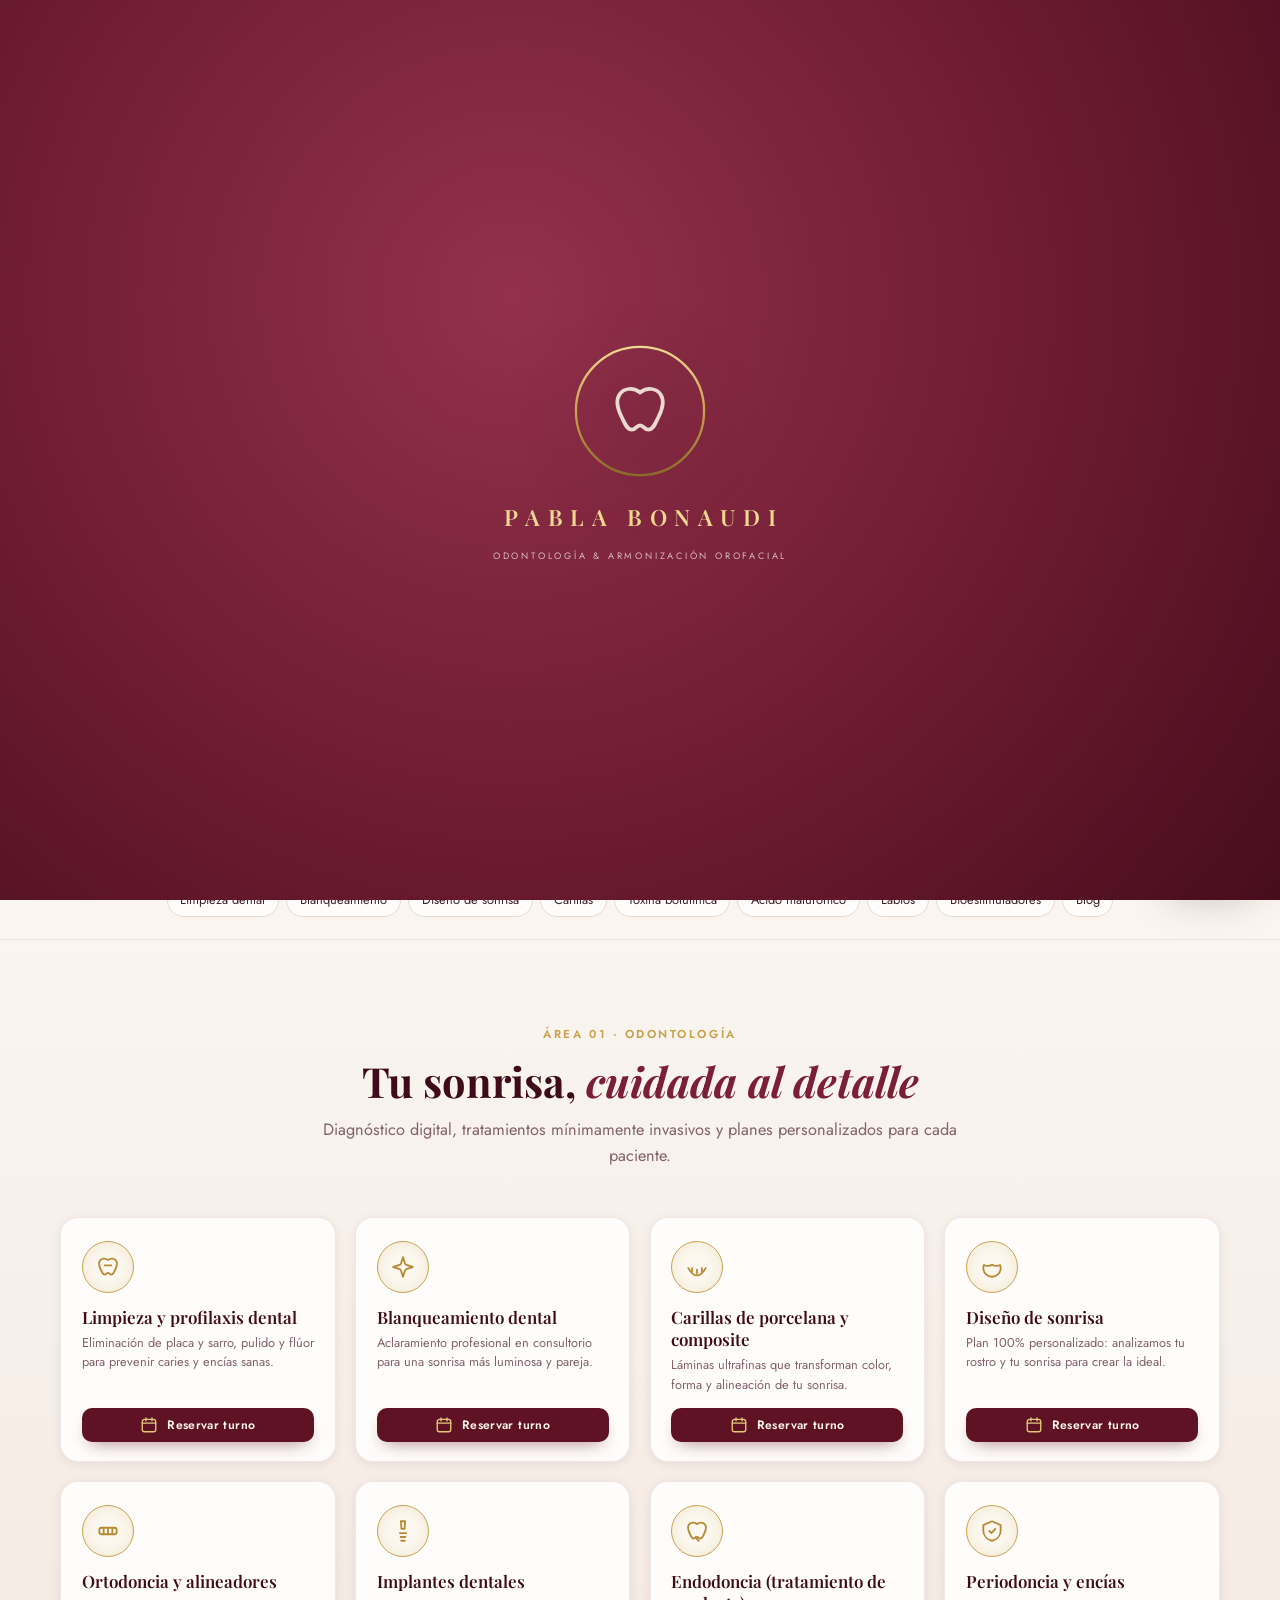
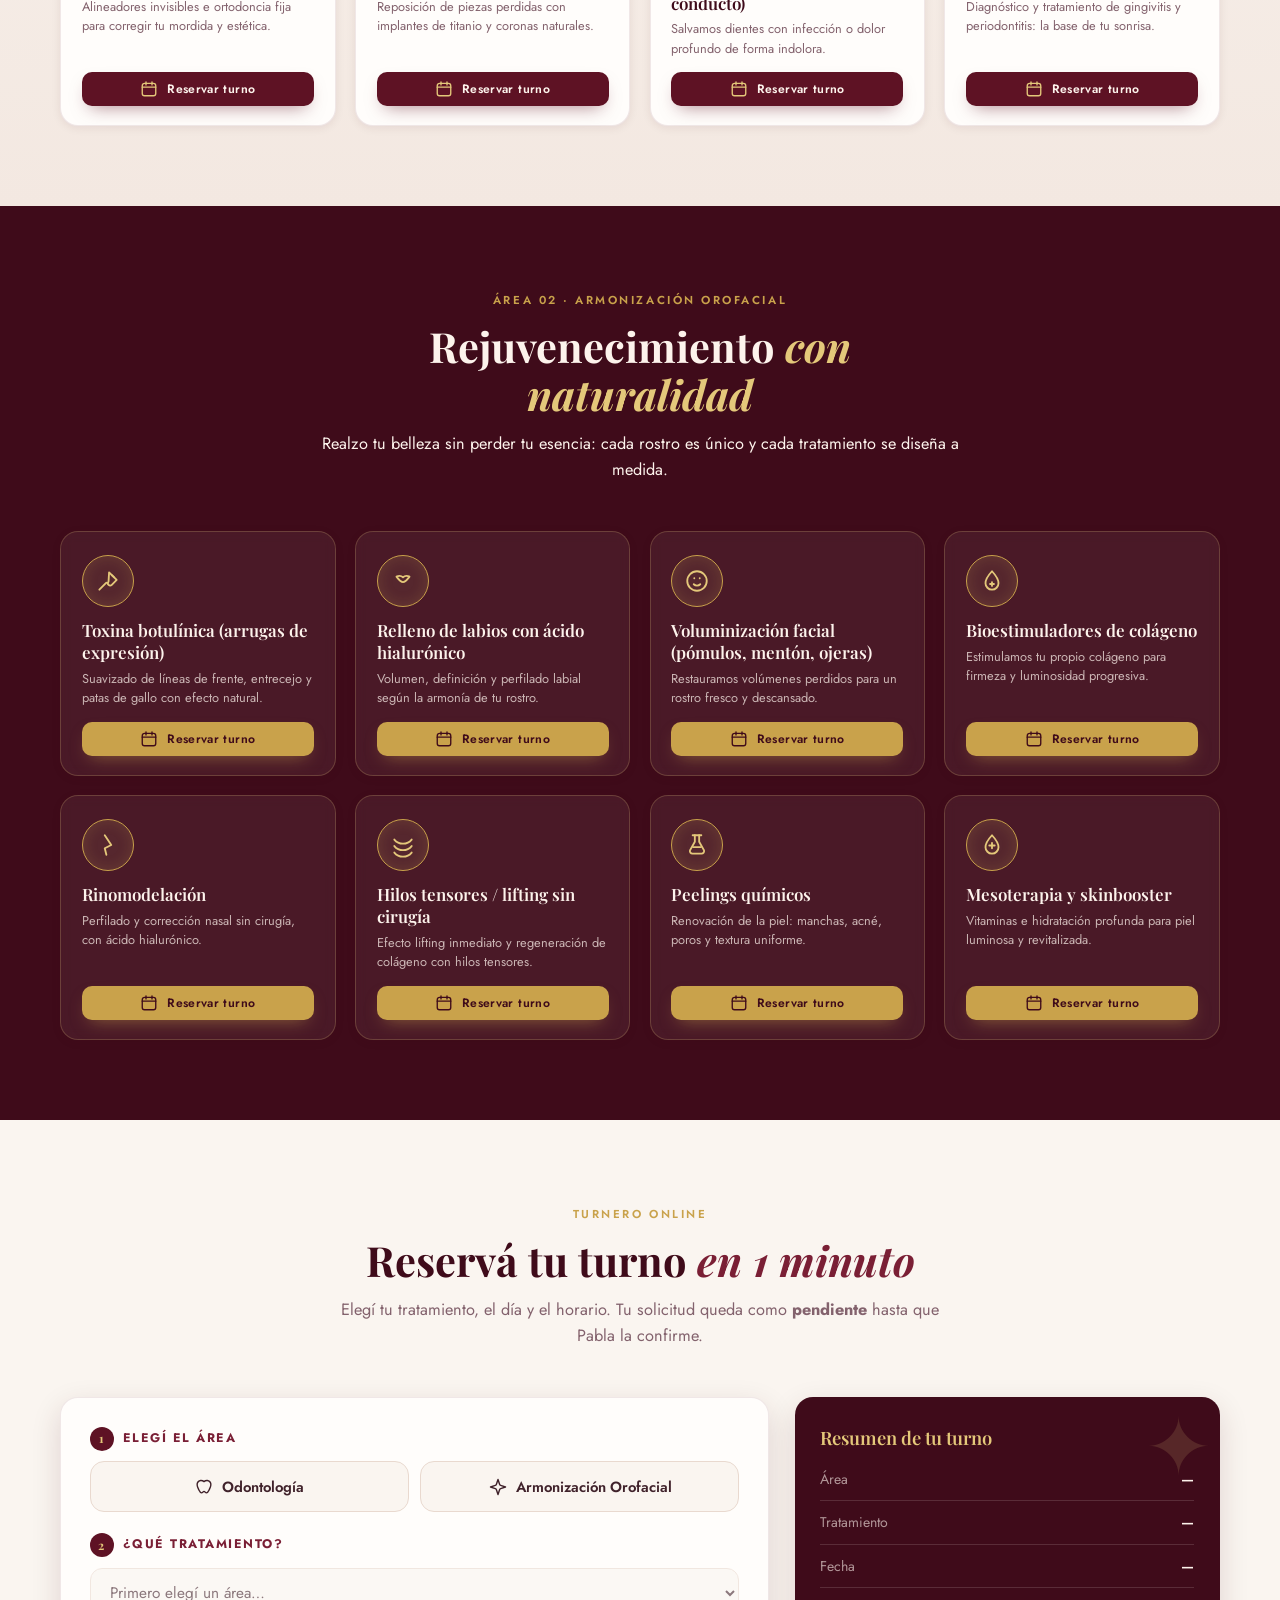
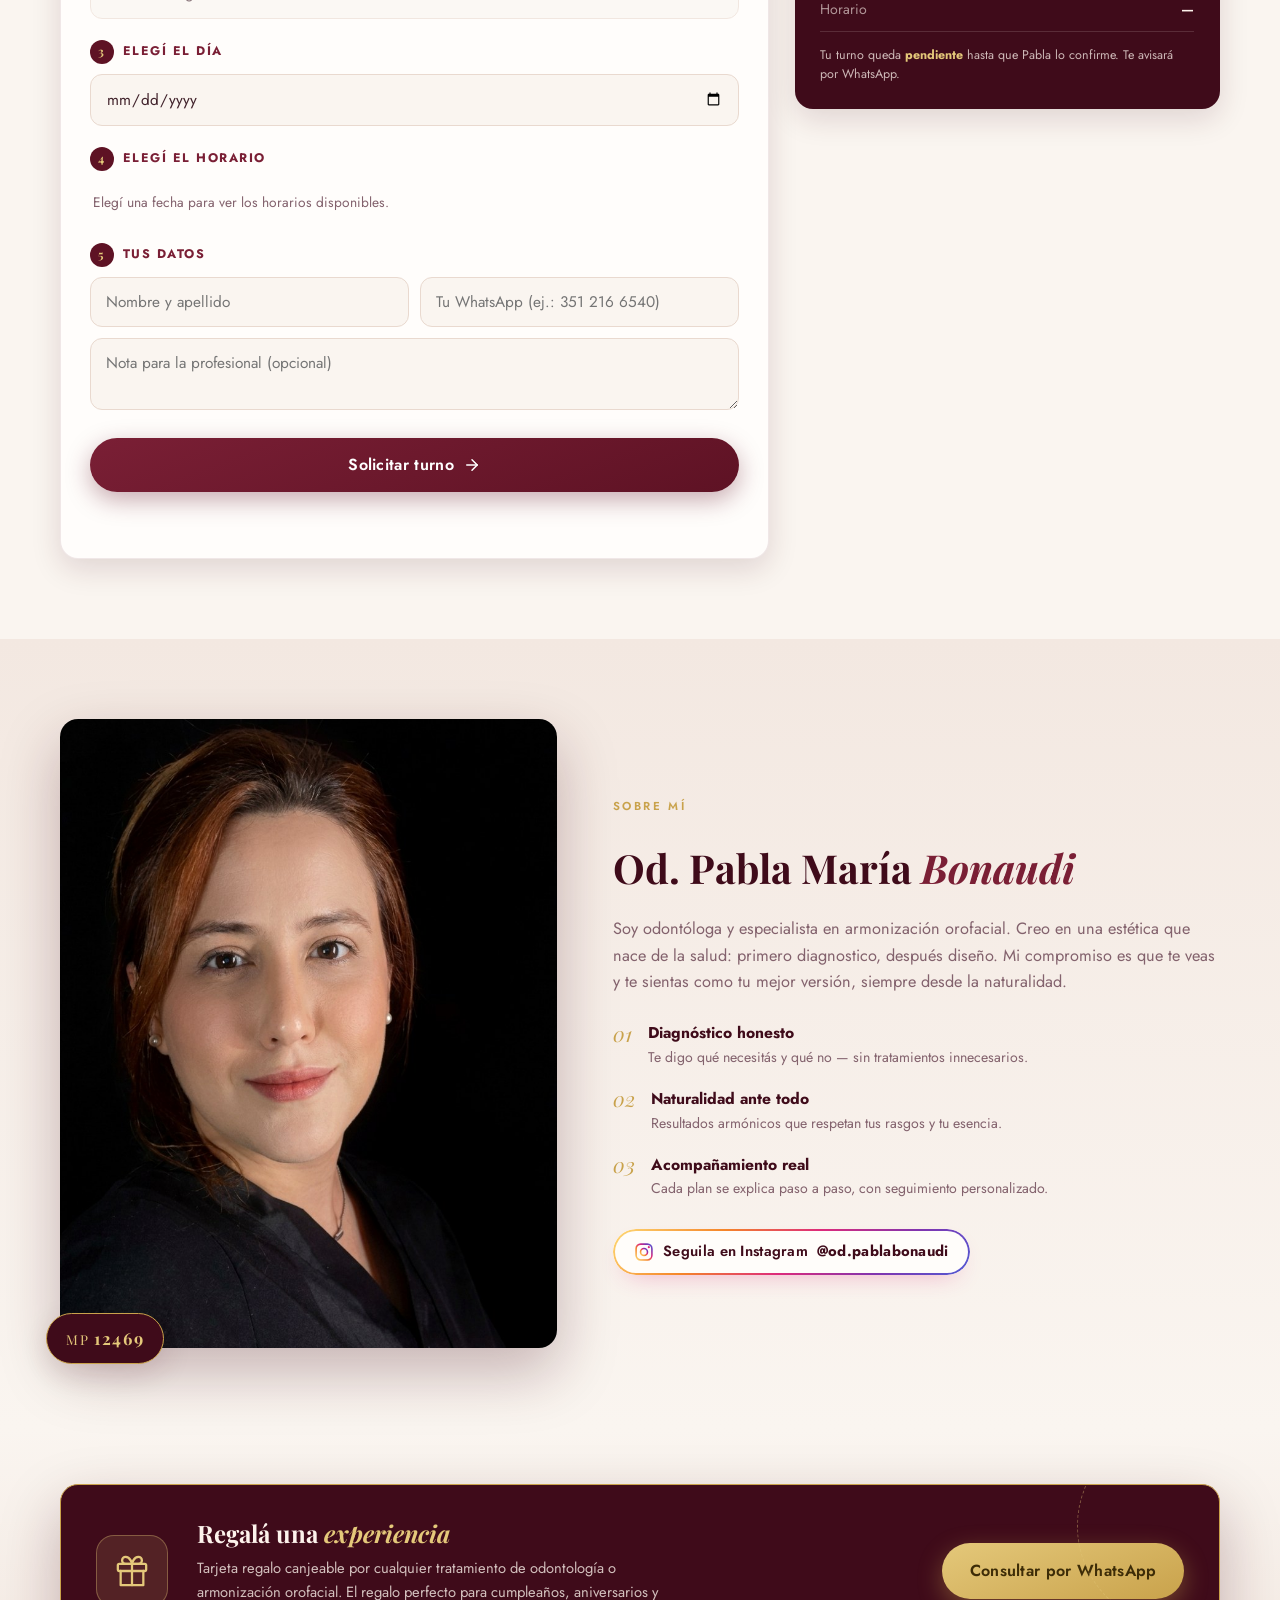
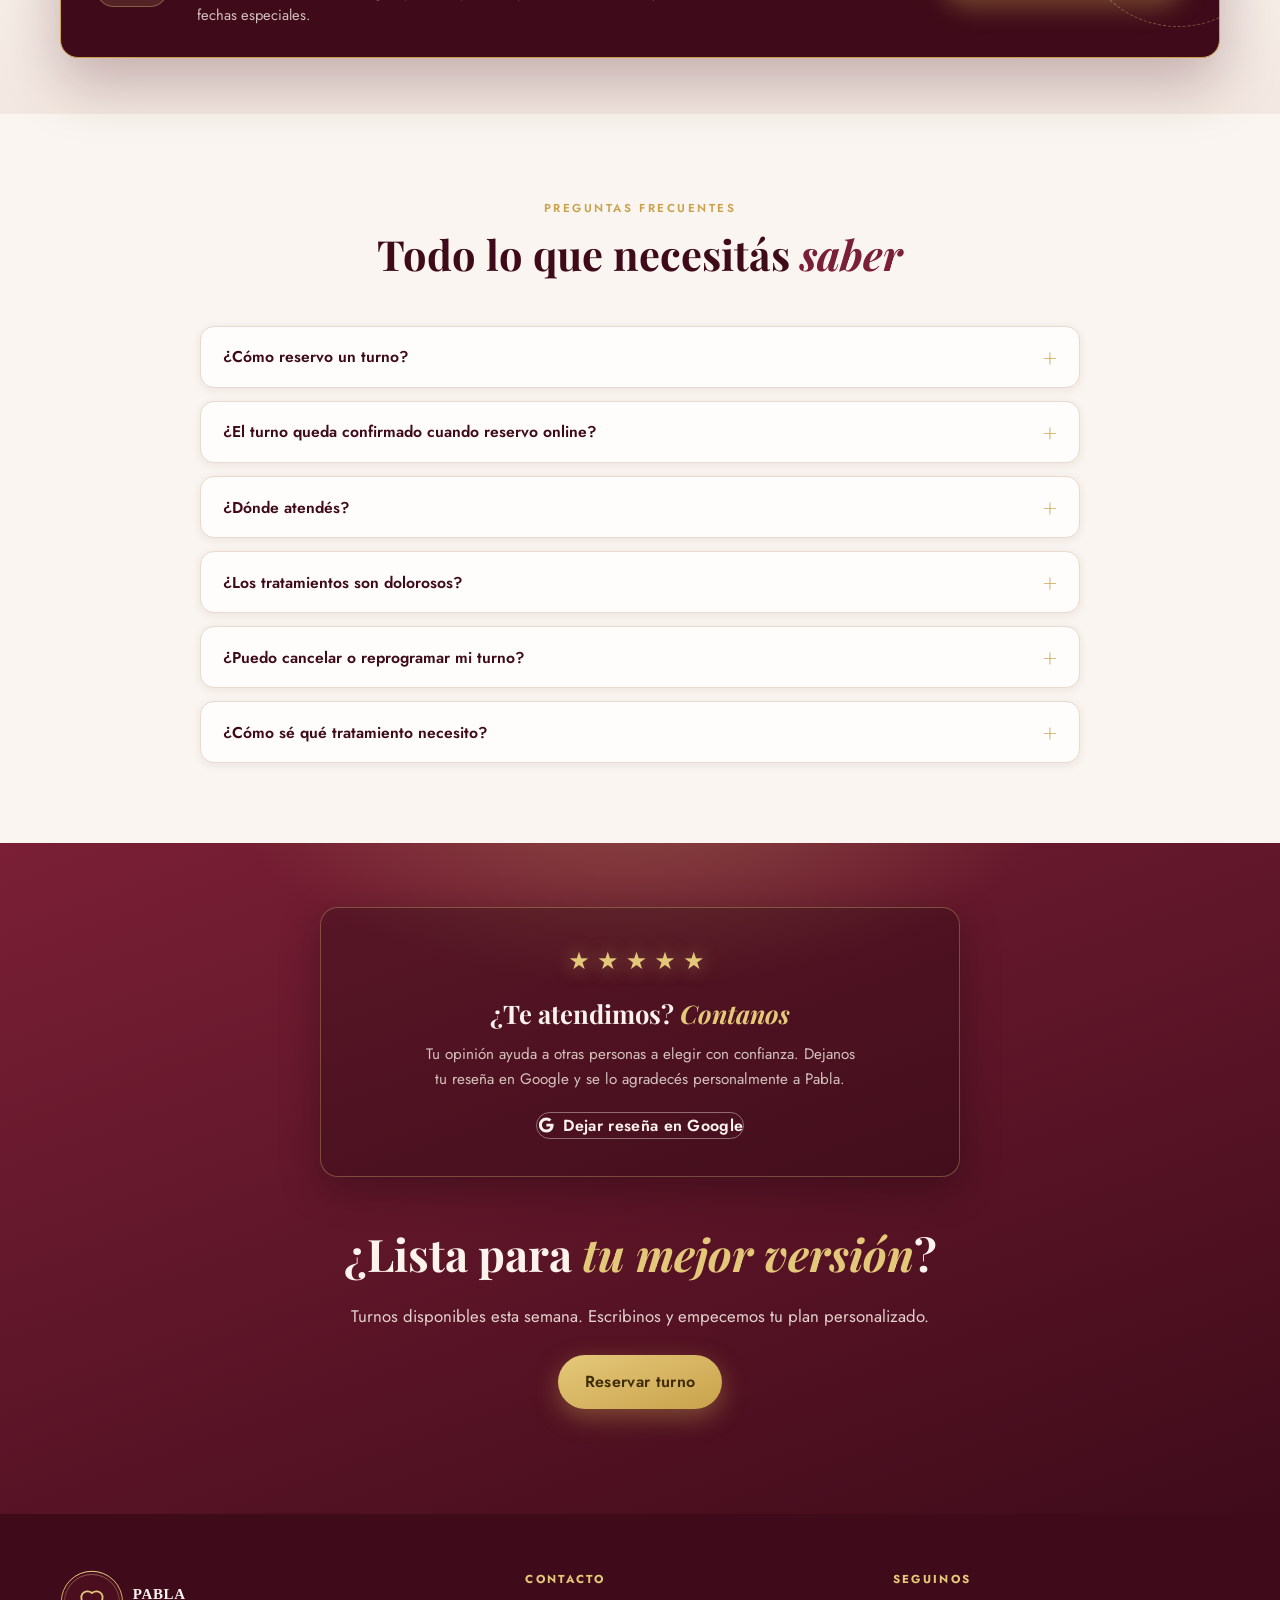
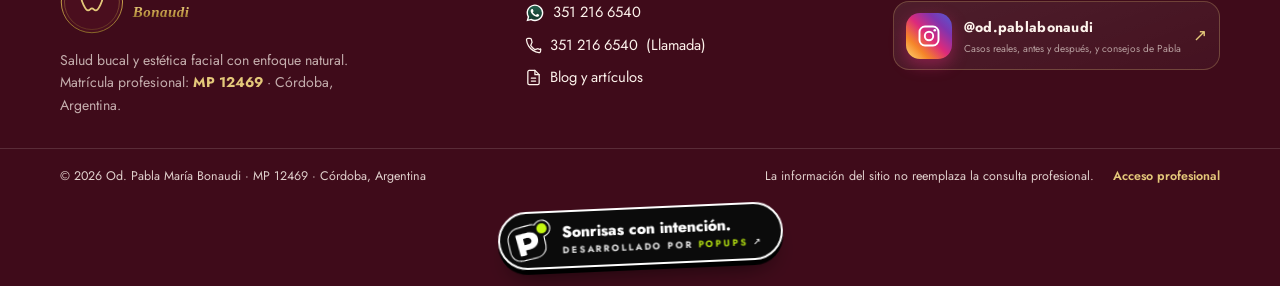
<file: index.html>
<!DOCTYPE html>
<html lang="es-AR">
<head>
<meta charset="UTF-8" />
<meta name="viewport" content="width=device-width, initial-scale=1.0" />
<title>Od. Pabla María Bonaudi | Odontología &amp; Armonización Orofacial · Córdoba</title>
<meta name="description" content="Odontología integral y armonización orofacial en Córdoba. Limpieza, blanqueamiento, diseño de sonrisa, toxina botulínica, ácido hialurónico y más. Reservá tu turno online o por WhatsApp. MP 12469." />
<meta name="theme-color" content="#5e1224" />
<meta name="keywords" content="odontóloga Córdoba, odontología Córdoba, armonización orofacial Córdoba, estética facial Córdoba, blanqueamiento dental Córdoba, diseño de sonrisa Córdoba, botox Córdoba, ácido hialurónico Córdoba, limpieza dental Córdoba" />
<link rel="canonical" href="https://somospopups.github.io/Pabla/" />
<!-- Open Graph -->
<meta property="og:type" content="website" />
<meta property="og:site_name" content="Od. Pabla María Bonaudi" />
<meta property="og:title" content="Od. Pabla María Bonaudi | Odontología &amp; Armonización Orofacial · Córdoba" />
<meta property="og:description" content="Odontología integral y armonización orofacial con enfoque natural y personalizado. Reservá tu turno online o por WhatsApp. MP 12469." />
<meta property="og:url" content="https://somospopups.github.io/Pabla/" />
<meta property="og:image" content="https://somospopups.github.io/Pabla/img/hero.jpg" />
<meta property="og:locale" content="es_AR" />
<!-- Twitter -->
<meta name="twitter:card" content="summary_large_image" />
<meta name="twitter:title" content="Od. Pabla María Bonaudi | Odontología &amp; Armonización Orofacial · Córdoba" />
<meta name="twitter:description" content="Odontología y armonización orofacial con enfoque natural. MP 12469 · Córdoba." />
<meta name="twitter:image" content="https://somospopups.github.io/Pabla/img/hero.jpg" />
<!-- Datos estructurados: negocio + FAQ -->
<script type="application/ld+json" id="ldSameAs">
{
  "@context": "https://schema.org",
  "@type": "Dentist",
  "name": "Od. Pabla María Bonaudi — Odontología y Armonización Orofacial",
  "image": "https://somospopups.github.io/Pabla/img/hero.jpg",
  "telephone": "+54 9 351 216-6540",
  "url": "https://somospopups.github.io/Pabla/",
  "medicalSpecialty": "Dentistry",
  "address": {
    "@type": "PostalAddress",
    "addressLocality": "Córdoba",
    "addressRegion": "Córdoba",
    "addressCountry": "AR"
  },
  "areaServed": { "@type": "City", "name": "Córdoba" },
  "openingHoursSpecification": [
    { "@type": "OpeningHoursSpecification", "dayOfWeek": ["Monday","Tuesday","Wednesday","Thursday","Friday"], "opens": "09:00", "closes": "19:00" },
    { "@type": "OpeningHoursSpecification", "dayOfWeek": "Saturday", "opens": "09:00", "closes": "13:00" }
  ],
  "sameAs": ["https://www.instagram.com/od.pablabonaudi"]
}
</script>
<script type="application/ld+json" id="ldFaq">
{
  "@context": "https://schema.org",
  "@type": "FAQPage",
  "mainEntity": [
    {
      "@type": "Question",
      "name": "¿Cómo reservo un turno?",
      "acceptedAnswer": { "@type": "Answer", "text": "Elegí tu tratamiento en la web, seleccioná día y horario, completá tus datos. También podés escribir por WhatsApp al 351 216 6540." }
    },
    {
      "@type": "Question",
      "name": "¿El turno queda confirmado cuando reservo online?",
      "acceptedAnswer": { "@type": "Answer", "text": "La solicitud queda pendiente hasta que la profesional la revise y confirme. Recibirás la confirmación por WhatsApp." }
    },
    {
      "@type": "Question",
      "name": "¿Dónde atendés?",
      "acceptedAnswer": { "@type": "Answer", "text": "En Córdoba, Argentina. Al confirmar tu turno, Pabla te comparte la dirección exacta del consultorio y cómo llegar." }
    },
    {
      "@type": "Question",
      "name": "¿Los tratamientos son dolorosos?",
      "acceptedAnswer": { "@type": "Answer", "text": "La mayoría son mínimamente invasivos. En odontología se trabaja con anestesia cuando es necesario, y en armonización se aplican técnicas y anestésicos tópicos para que estés cómoda en todo momento." }
    },
    {
      "@type": "Question",
      "name": "¿Puedo cancelar o reprogramar mi turno?",
      "acceptedAnswer": { "@type": "Answer", "text": "Sí. Escribinos por WhatsApp con tu nombre y el horario reservado, y reprogramamos sin problema." }
    }
  ]
}
</script>
<link rel="icon" href="data:image/svg+xml,<svg xmlns='http://www.w3.org/2000/svg' viewBox='0 0 100 100'><circle cx='50' cy='50' r='46' fill='%235e1224' stroke='%23c9a24b' stroke-width='5'/><g transform='translate(24.5,27) scale(2.12)' fill='none' stroke='%23e9d9cf' stroke-width='1.5' stroke-linecap='round' stroke-linejoin='round'><path d='M12 5.5c-2.5-2-6-1.6-7.5.8-1.3 2-.7 5 .8 8 1.2 2.4 1.9 4.7 3.7 4.7 1.6 0 1.6-1.6 3-1.6s1.4 1.6 3 1.6c1.8 0 2.5-2.3 3.7-4.7 1.5-3 2.1-6 .8-8-1.5-2.4-5-2.8-7.5-.8z'/></g></svg>" />
<link rel="apple-touch-icon" href="img/apple-touch-icon.png" />
<link rel="preconnect" href="https://fonts.googleapis.com" />
<link rel="preconnect" href="https://fonts.gstatic.com" crossorigin />
<link href="https://fonts.googleapis.com/css2?family=Playfair+Display:ital,wght@0,400;0,600;0,700;0,800;1,400;1,600&family=Jost:wght@300;400;500;600;700&display=swap" rel="stylesheet" />
<link rel="stylesheet" href="styles.css?v=20261127h" />
</head>
<body>
<!-- ══════════════ SPLASH · trazo dorado (solo primera carga de la sesión) ══════════════ -->
<div id="splash" aria-hidden="true">
  <svg class="sp-svg" viewBox="0 0 220 220" fill="none">
    <defs>
      <linearGradient id="spGold" x1="0" y1="0" x2="0" y2="1">
        <stop offset="0" stop-color="#eed88f"/><stop offset=".5" stop-color="#c9a24b"/><stop offset="1" stop-color="#8a6a28"/>
      </linearGradient>
    </defs>
    <circle class="sp-ring" cx="110" cy="110" r="94" stroke="url(#spGold)" stroke-width="3.4"/>
    <g transform="translate(61.5,60.5) scale(4.05)" stroke="#e9d9cf" stroke-width="1.35" stroke-linecap="round" stroke-linejoin="round">
      <path class="sp-tooth" d="M12 5.5c-2.5-2-6-1.6-7.5.8-1.3 2-.7 5 .8 8 1.2 2.4 1.9 4.7 3.7 4.7 1.6 0 1.6-1.6 3-1.6s1.4 1.6 3 1.6c1.8 0 2.5-2.3 3.7-4.7 1.5-3 2.1-6 .8-8-1.5-2.4-5-2.8-7.5-.8z"/>
    </g>
  </svg>
  <div class="sp-name">PABLA&nbsp;BONAUDI</div>
  <div class="sp-tag">Odontología &amp; Armonización Orofacial</div>
</div>

<!-- ══════════════ NAV ══════════════ -->
<header class="nav" id="nav">
  <div class="container nav-inner">
    <a href="#areas" class="brand" aria-label="Pabla Bonaudi — inicio">
      <img src="img/logo-horizontal.svg" alt="Od. Pabla María Bonaudi — Odontología y Armonización Orofacial" class="brand-logo" />
    </a>
    <nav class="nav-links" id="navLinks">
      <a href="#odontologia">Odontología</a>
      <a href="#armonizacion">Armonización</a>
      <a href="#turnos">Turnos</a>
      <a href="blog.html">Blog</a>
      <a href="#faq">Preguntas</a>
      <a href="admin.html" class="nav-admin">Acceso profesional</a>
    </nav>
    <div class="nav-actions">
      <button type="button" class="btn btn-primary btn-sm nav-cta" data-book-open>Reservar turno</button>
      <button class="hamburger" id="hamburger" aria-label="Abrir menú" aria-expanded="false"><span></span><span></span><span></span></button>
    </div>
  </div>
</header>

<!-- ══════════════ HERO ══════════════ -->
<!-- ══════════════ DOS ÁREAS ══════════════ -->
<section class="areas" id="areas">
  <div class="container">
    <div class="section-head reveal">
      <span class="eyebrow">Dos áreas, una misma filosofía</span>
      <h2>Naturalidad y salud, <em>de adentro hacia afuera</em></h2>
      <p>Cada tratamiento parte de un diagnóstico personalizado: primero la salud, después la estética. Elegí el área que necesitás.</p>
    </div>
    <div class="areas-grid">
      <a href="#odontologia" class="area-card reveal" data-fx="tooth">
        <img src="img/odontologia.jpg" alt="Consultorio odontológico" loading="lazy" />
        <div class="area-card-overlay"></div>
        <div class="area-card-body">
          <span class="area-number">01</span>
          <h3>Odontología</h3>
          <p>Limpieza, blanqueamiento, carillas, ortodoncia, implantes, endodoncia y más.</p>
          <span class="area-link">Ver tratamientos
            <svg width="16" height="16" viewBox="0 0 24 24" fill="none" stroke="currentColor" stroke-width="2" stroke-linecap="round" stroke-linejoin="round"><line x1="5" y1="12" x2="19" y2="12"/><polyline points="12 5 19 12 12 19"/></svg>
          </span>
        </div>
      </a>
      <a href="#armonizacion" class="area-card reveal" data-fx="sparkle">
        <img src="img/armonizacion.jpg" alt="Tratamiento de armonización orofacial" loading="lazy" />
        <div class="area-card-overlay"></div>
        <div class="area-card-body">
          <span class="area-number">02</span>
          <h3>Armonización Orofacial</h3>
          <p>Toxina botulínica, ácido hialurónico, bioestimuladores, rinomodelación y más.</p>
          <span class="area-link">Ver tratamientos
            <svg width="16" height="16" viewBox="0 0 24 24" fill="none" stroke="currentColor" stroke-width="2" stroke-linecap="round" stroke-linejoin="round"><line x1="5" y1="12" x2="19" y2="12"/><polyline points="12 5 19 12 12 19"/></svg>
          </span>
        </div>
      </a>
    </div>
  </div>
</section>

<!-- ══════════════ MÁS BUSCADOS ══════════════ -->
<section class="searched" id="mas-buscados" aria-label="Tratamientos más buscados">
  <div class="container searched-inner">
    <span class="searched-label"><svg width="16" height="16" viewBox="0 0 24 24" fill="none" stroke="currentColor" stroke-width="2" stroke-linecap="round" stroke-linejoin="round"><circle cx="11" cy="11" r="8"/><line x1="21" y1="21" x2="16.65" y2="16.65"/></svg> Lo más buscado en Córdoba</span>
    <div class="searched-chips">
      <a href="#odontologia" data-fx="tooth">Limpieza dental</a>
      <a href="#odontologia" data-fx="tooth">Blanqueamiento</a>
      <a href="#odontologia" data-fx="tooth">Diseño de sonrisa</a>
      <a href="#odontologia" data-fx="tooth">Carillas</a>
      <a href="#armonizacion" data-fx="sparkle">Toxina botulínica</a>
      <a href="#armonizacion" data-fx="sparkle">Ácido hialurónico</a>
      <a href="#armonizacion" data-fx="sparkle">Labios</a>
      <a href="#armonizacion" data-fx="sparkle">Bioestimuladores</a>
      <a href="blog.html">Blog</a>
    </div>
  </div>
</section>

<!-- ══════════════ ODONTOLOGÍA ══════════════ -->
<section class="treatments" id="odontologia">
  <div class="container">
    <div class="section-head reveal">
      <span class="eyebrow eyebrow-tooth">Área 01 · Odontología</span>
      <h2>Tu sonrisa, <em>cuidada al detalle</em></h2>
      <p>Diagnóstico digital, tratamientos mínimamente invasivos y planes personalizados para cada paciente.</p>
    </div>
    <div class="cards-grid" id="grid-odontologia"></div>
  </div>
</section>

<!-- ══════════════ ARMONIZACIÓN OROFACIAL ══════════════ -->
<section class="treatments treatments-alt" id="armonizacion">
  <div class="container">
    <div class="section-head reveal">
      <span class="eyebrow">Área 02 · Armonización Orofacial</span>
      <h2>Rejuvenecimiento <em>con naturalidad</em></h2>
      <p>Realzo tu belleza sin perder tu esencia: cada rostro es único y cada tratamiento se diseña a medida.</p>
    </div>
    <div class="cards-grid" id="grid-armonizacion"></div>
  </div>
</section>

<!-- ══════════════ TURNERO ══════════════ -->
<section class="booking" id="turnos">
  <div class="container">
    <div class="section-head reveal">
      <span class="eyebrow">Turnero online</span>
      <h2>Reservá tu turno <em>en 1 minuto</em></h2>
      <p>Elegí tu tratamiento, el día y el horario. Tu solicitud queda como <strong>pendiente</strong> hasta que Pabla la confirme.</p>
    </div>

    <div class="booking-wrap reveal">
      <form class="booking-form" id="bookingForm" novalidate>
        <!-- Paso 1 -->
        <fieldset class="form-step">
          <legend><span class="step-num">1</span> Elegí el área</legend>
          <div class="area-pills" id="areaPills">
            <button type="button" class="area-pill" data-area="odontologia" data-fx="tooth">
              <svg width="20" height="20" viewBox="0 0 24 24" fill="none" stroke="currentColor" stroke-width="1.7" stroke-linecap="round" stroke-linejoin="round"><path d="M12 5.5c-2.5-2-6-1.6-7.5.8-1.3 2-.7 5 .8 8 1.2 2.4 1.9 4.7 3.7 4.7 1.6 0 1.6-1.6 3-1.6s1.4 1.6 3 1.6c1.8 0 2.5-2.3 3.7-4.7 1.5-3 2.1-6 .8-8-1.5-2.4-5-2.8-7.5-.8z"/></svg>
              Odontología
            </button>
            <button type="button" class="area-pill" data-area="armonizacion" data-fx="sparkle">
              <svg width="20" height="20" viewBox="0 0 24 24" fill="none" stroke="currentColor" stroke-width="1.7" stroke-linecap="round" stroke-linejoin="round"><path d="M12 3l1.9 5.8a2 2 0 0 0 1.3 1.3L21 12l-5.8 1.9a2 2 0 0 0-1.3 1.3L12 21l-1.9-5.8a2 2 0 0 0-1.3-1.3L3 12l5.8-1.9a2 2 0 0 0 1.3-1.3L12 3z"/></svg>
              Armonización Orofacial
            </button>
          </div>
        </fieldset>

        <!-- Paso 2 -->
        <fieldset class="form-step">
          <legend><span class="step-num">2</span> ¿Qué tratamiento?</legend>
          <select id="treatmentSelect" required disabled>
            <option value="">Primero elegí un área…</option>
          </select>
        </fieldset>

        <!-- Paso 3 -->
        <fieldset class="form-step">
          <legend><span class="step-num">3</span> Elegí el día</legend>
          <input type="date" id="dateInput" required />
        </fieldset>

        <!-- Paso 4 -->
        <fieldset class="form-step">
          <legend><span class="step-num">4</span> Elegí el horario</legend>
          <div class="slots-grid" id="slotsGrid"><p class="slots-empty">Elegí una fecha para ver los horarios disponibles.</p></div>
        </fieldset>

        <!-- Paso 5 -->
        <fieldset class="form-step">
          <legend><span class="step-num">5</span> Tus datos</legend>
          <div class="form-row">
            <input type="text" id="nameInput" placeholder="Nombre y apellido" required minlength="3" autocomplete="name" />
            <input type="tel" id="phoneInput" placeholder="Tu WhatsApp (ej.: 351 216 6540)" required autocomplete="tel" />
          </div>
          <textarea id="notesInput" rows="2" placeholder="Nota para la profesional (opcional)" maxlength="500"></textarea>
        </fieldset>

        <button type="submit" class="btn btn-primary btn-lg btn-block" id="submitBtn">
          Solicitar turno
          <svg width="18" height="18" viewBox="0 0 24 24" fill="none" stroke="currentColor" stroke-width="2" stroke-linecap="round" stroke-linejoin="round"><line x1="5" y1="12" x2="19" y2="12"/><polyline points="12 5 19 12 12 19"/></svg>
        </button>
        <p class="form-error" id="formError" role="alert"></p>
      </form>

      <aside class="booking-aside">
        <div class="summary-card" id="summaryCard">
          <h3>Resumen de tu turno</h3>
          <ul>
            <li><span>Área</span><strong id="sumArea">—</strong></li>
            <li><span>Tratamiento</span><strong id="sumTreatment">—</strong></li>
            <li><span>Fecha</span><strong id="sumDate">—</strong></li>
            <li><span>Horario</span><strong id="sumTime">—</strong></li>
          </ul>
          <p class="summary-note">Tu turno queda <b>pendiente</b> hasta que Pabla lo confirme. Te avisará por WhatsApp.</p>
        </div>
      </aside>
    </div>

    <!-- Confirmación -->
    <div class="booking-success" id="bookingSuccess" hidden>
      <div class="success-icon">
        <svg width="44" height="44" viewBox="0 0 24 24" fill="none" stroke="currentColor" stroke-width="2.2" stroke-linecap="round" stroke-linejoin="round"><path d="M20 6L9 17l-5-5"/></svg>
      </div>
      <h3>¡Solicitud enviada!</h3>
      <p id="successDetail">Tu turno fue registrado. Pabla lo confirmará a la brevedad.</p>
      <div class="success-actions">
        <a class="btn btn-whatsapp wa-link" id="successWaBtn" data-wa-text="Hola Pabla! Reservé un turno online. ¡Gracias!" href="https://wa.me/5493512166540" target="_blank" rel="noopener">
          <img src="img/whatsapp.svg" alt="" width="20" height="20" class="wa-icon" />
          Confirmar por WhatsApp
        </a>
        <button class="btn btn-ghost" id="bookAnotherBtn">Reservar otro turno</button>
      </div>
    </div>
  </div>
</section>

<!-- ══════════════ SOBRE MÍ ══════════════ -->
<section class="about" id="sobre-mi">
  <div class="container about-grid">
    <div class="about-visual reveal">
      <img src="img/sobre-mi.jpg" alt="Od. Pabla María Bonaudi" loading="lazy" />
      <div class="about-mp">MP <strong>12469</strong></div>
    </div>
    <div class="about-copy reveal">
      <span class="eyebrow">Sobre mí</span>
      <h2>Od. Pabla María <em>Bonaudi</em></h2>
      <p>Soy odontóloga y especialista en armonización orofacial. Creo en una estética que nace de la salud: primero diagnostico, después diseño. Mi compromiso es que te veas y te sientas como tu mejor versión, siempre desde la naturalidad.</p>
      <ul class="about-values">
        <li><span class="value-num">01</span><div><strong>Diagnóstico honesto</strong><p>Te digo qué necesitás y qué no — sin tratamientos innecesarios.</p></div></li>
        <li><span class="value-num">02</span><div><strong>Naturalidad ante todo</strong><p>Resultados armónicos que respetan tus rasgos y tu esencia.</p></div></li>
        <li><span class="value-num">03</span><div><strong>Acompañamiento real</strong><p>Cada plan se explica paso a paso, con seguimiento personalizado.</p></div></li>
      </ul>
      <a class="btn btn-ig ig-link" href="https://www.instagram.com/od.pablabonaudi" target="_blank" rel="noopener">
        <svg width="20" height="20" viewBox="0 0 24 24" fill="none" stroke="url(#igGrad)" stroke-width="1.9" stroke-linecap="round" stroke-linejoin="round" aria-hidden="true"><defs><linearGradient id="igGrad" x1="0" y1="1" x2="1" y2="0"><stop offset="0" stop-color="#feda75"/><stop offset=".35" stop-color="#f58529"/><stop offset=".6" stop-color="#dd2a7b"/><stop offset=".8" stop-color="#8134af"/><stop offset="1" stop-color="#515bd4"/></linearGradient></defs><rect x="2.5" y="2.5" width="19" height="19" rx="5.5"/><circle cx="12" cy="12" r="4.2"/><circle cx="17.8" cy="6.2" r="1.3" fill="#dd2a7b" stroke="none"/></svg>
        Seguila en Instagram <b class="ig-handle">@od.pablabonaudi</b>
      </a>
    </div>
  </div>
</section>

<!-- ══════════════ TARJETA REGALO ══════════════ -->
<section class="gift" aria-label="Tarjeta regalo">
  <div class="container">
    <div class="gift-card reveal">
      <div class="gift-icon" aria-hidden="true">
        <svg width="34" height="34" viewBox="0 0 24 24" fill="none" stroke="currentColor" stroke-width="1.6" stroke-linecap="round" stroke-linejoin="round"><polyline points="20 12 20 22 4 22 4 12"/><rect x="2" y="7" width="20" height="5" rx="1"/><line x1="12" y1="22" x2="12" y2="7"/><path d="M12 7H7.5a2.5 2.5 0 0 1 0-5C11 2 12 7 12 7z"/><path d="M12 7h4.5a2.5 2.5 0 0 0 0-5C13 2 12 7 12 7z"/></svg>
      </div>
      <div class="gift-copy">
        <h3>Regalá una <em>experiencia</em></h3>
        <p>Tarjeta regalo canjeable por cualquier tratamiento de odontología o armonización orofacial. El regalo perfecto para cumpleaños, aniversarios y fechas especiales.</p>
      </div>
      <a class="btn btn-gold btn-lg wa-link" data-wa-text="Hola Pabla! Quiero comprar una tarjeta regalo. ¿Cómo funciona?" href="https://wa.me/5493512166540" target="_blank" rel="noopener">Consultar por WhatsApp</a>
    </div>
  </div>
</section>

<!-- ══════════════ FAQ ══════════════ -->
<section class="faq" id="faq">
  <div class="container container-narrow">
    <div class="section-head reveal">
      <span class="eyebrow">Preguntas frecuentes</span>
      <h2>Todo lo que necesitás <em>saber</em></h2>
    </div>
    <div class="faq-list reveal">
      <details>
        <summary>¿Cómo reservo un turno?</summary>
        <p>Elegí tu tratamiento acá en la web, seleccioná el día y el horario, completá tus datos y ¡listo! Tu solicitud llega directo al consultorio. También podés escribir por WhatsApp al <a class="wa-link wa-number" data-wa-text="Hola Pabla! Quiero reservar un turno." href="https://wa.me/5493512166540" target="_blank" rel="noopener">351 216 6540</a>.</p>
      </details>
      <details>
        <summary>¿El turno queda confirmado cuando reservo online?</summary>
        <p>La solicitud queda <strong>pendiente</strong> hasta que la profesional la revise y confirme. Recibirás la confirmación por WhatsApp. Si necesitás un horario exacto con urgencia, escribí directamente.</p>
      </details>
      <details>
        <summary>¿Dónde atendés?</summary>
        <p>En Córdoba, Argentina. Al confirmar tu turno, Pabla te comparte la dirección exacta del consultorio y cómo llegar.</p>
      </details>
      <details>
        <summary>¿Los tratamientos son dolorosos?</summary>
        <p>La mayoría son mínimamente invasivos. En odontología se trabaja con anestesia cuando es necesario, y en armonización se aplican técnicas y anestésicos tópicos para que estés cómoda en todo momento.</p>
      </details>
      <details>
        <summary>¿Puedo cancelar o reprogramar mi turno?</summary>
        <p>Sí. Escribinos por WhatsApp con tu nombre y el horario reservado, y reprogramamos sin problema. Solo te pedimos aviso con anticipación.</p>
      </details>
      <details>
        <summary>¿Cómo sé qué tratamiento necesito?</summary>
        <p>No hace falta que lo sepas: agendá una consulta de valoración y Pabla arma tu plan personalizado según tu caso, tus tiempos y tus objetivos.</p>
      </details>
    </div>
  </div>
</section>

<!-- ══════════════ CTA FINAL ══════════════ -->
<section class="final-cta">
  <div class="container container-narrow">
    <div class="reviews-box reveal" aria-label="Dejá tu reseña">
      <div class="reviews-stars" aria-hidden="true">★★★★★</div>
      <h3>¿Te atendimos? <em>Contanos</em></h3>
      <p>Tu opinión ayuda a otras personas a elegir con confianza. Dejanos tu reseña en Google y se lo agradecés personalmente a Pabla.</p>
      <a class="btn btn-outline" href="https://www.google.com/maps/search/Od.+Pabla+Bonaudi+C%C3%B3rdoba" target="_blank" rel="noopener">
        <svg width="18" height="18" viewBox="0 0 24 24" fill="currentColor"><path d="M12.545 10.239v3.821h5.445c-.712 2.315-2.647 3.972-5.445 3.972-3.332 0-6.033-2.7-6.033-6.032 0-3.331 2.701-6.032 6.033-6.032 1.498 0 2.866.549 3.921 1.453l2.814-2.814C17.503 2.988 15.139 2 12.545 2 7.021 2 2.543 6.477 2.543 12s4.478 10 10.002 10c8.396 0 10.249-7.85 9.426-11.748l-9.426-.013z"/></svg>
        Dejar reseña en Google
      </a>
    </div>

    <h2>¿Lista para <em>tu mejor versión</em>?</h2>
    <p>Turnos disponibles esta semana. Escribinos y empecemos tu plan personalizado.</p>
    <div class="hero-ctas hero-ctas-center">
      <button type="button" class="btn btn-gold btn-lg" data-book-open>Reservar turno</button>
    </div>
  </div>
</section>

<!-- ══════════════ POPUP · RESERVAR TURNO ══════════════ -->
<div class="book-modal" id="bookModal" role="dialog" aria-modal="true" aria-labelledby="bookModalTitle" aria-hidden="true" hidden>
  <div class="book-backdrop" data-book-close aria-hidden="true"></div>
  <div class="book-card" role="document">
    <button class="book-close" type="button" data-book-close aria-label="Cerrar">
      <svg width="18" height="18" viewBox="0 0 24 24" fill="none" stroke="currentColor" stroke-width="2" stroke-linecap="round"><path d="M6 6l12 12M18 6L6 18"/></svg>
    </button>
    <img class="book-mark book-mark-tooth" src="img/logo-mark.svg" alt="" width="76" height="76" />
    <img class="book-mark book-mark-sparkle" src="img/logo-mark-sparkle.svg" alt="" width="76" height="76" />
    <p class="book-eyebrow">Reservar turno</p>
    <h3 class="book-title" id="bookModalTitle">¿Cómo preferís <em>reservar</em>?</h3>
    <p class="book-context" id="bookContext" hidden>Turno para: <strong id="bookContextName"></strong></p>
    <div class="book-options">
      <button class="book-option" type="button" data-book-turnero>
        <span class="book-option-icon book-option-cal">
          <svg width="26" height="26" viewBox="0 0 24 24" fill="none" stroke="currentColor" stroke-width="1.8" stroke-linecap="round" stroke-linejoin="round"><rect x="3" y="4.5" width="18" height="16.5" rx="3"/><path d="M8 2.5v4M16 2.5v4M3 9.5h18"/></svg>
        </span>
        <span class="book-option-text">
          <strong>Por el turnero online</strong>
          <span>Elegí día, horario y tratamiento. Queda <em>pendiente</em> hasta que Pabla confirme.</span>
        </span>
        <span class="book-option-arrow" aria-hidden="true">→</span>
      </button>
      <button class="book-option" type="button" data-book-wa>
        <span class="book-option-icon book-option-wa-icon"><img src="img/whatsapp.svg" alt="" width="30" height="30" /></span>
        <span class="book-option-text">
          <strong>Directamente con Pabla</strong>
          <span>Escribile por <strong>WhatsApp</strong> y coordiná personalmente día y horario.</span>
        </span>
        <span class="book-option-arrow" aria-hidden="true">→</span>
      </button>
    </div>
    <p class="book-note">Sin compromiso · Te responde el mismo día</p>
  </div>
</div>

<!-- ══════════════ FOOTER ══════════════ -->
<footer class="footer" id="contacto">
  <div class="container footer-grid">
    <div class="footer-brand">
      <div class="brand">
        <img src="img/logo-horizontal-dark.svg" alt="Od. Pabla María Bonaudi — Odontología y Armonización Orofacial" class="brand-logo brand-logo-dark" />
      </div>
      <p class="footer-note">Salud bucal y estética facial con enfoque natural. Matrícula profesional: <strong>MP 12469</strong> · Córdoba, Argentina.</p>
    </div>
    <div class="footer-col">
      <h4>Contacto</h4>
      <a class="wa-link footer-link" data-wa-text="Hola Pabla! Quería hacer una consulta." href="https://wa.me/5493512166540" target="_blank" rel="noopener">
        <img src="img/whatsapp.svg" alt="" width="20" height="20" class="wa-icon" />
        <span class="wa-number">351 216 6540</span>
      </a>
      <a class="footer-link tel-link" href="tel:+5493512166540">
        <svg width="17" height="17" viewBox="0 0 24 24" fill="none" stroke="currentColor" stroke-width="1.8" stroke-linecap="round" stroke-linejoin="round"><path d="M22 16.92v3a2 2 0 0 1-2.18 2 19.79 19.79 0 0 1-8.63-3.07 19.5 19.5 0 0 1-6-6 19.79 19.79 0 0 1-3.07-8.67A2 2 0 0 1 4.11 2h3a2 2 0 0 1 2 1.72c.13.96.36 1.9.7 2.81a2 2 0 0 1-.45 2.11L8.09 11.91a16 16 0 0 0 6 6l3.27-1.27a2 2 0 0 1 2.11.45c.91.34 1.85.57 2.81.7A2 2 0 0 1 22 16.92z"/></svg>
        <span class="wa-number">351 216 6540</span> (Llamada)
      </a>
      <a class="footer-link" href="blog.html">
        <svg width="17" height="17" viewBox="0 0 24 24" fill="none" stroke="currentColor" stroke-width="1.8" stroke-linecap="round" stroke-linejoin="round"><path d="M14 2H6a2 2 0 0 0-2 2v16a2 2 0 0 0 2 2h12a2 2 0 0 0 2-2V8z"/><polyline points="14 2 14 8 20 8"/><line x1="9" y1="13" x2="15" y2="13"/><line x1="9" y1="17" x2="15" y2="17"/></svg>
        Blog y artículos
      </a>
    </div>
    <div class="footer-col">
      <h4>Seguinos</h4>
      <a class="ig-card ig-link" href="https://www.instagram.com/od.pablabonaudi" target="_blank" rel="noopener" aria-label="Seguinos en Instagram — @od.pablabonaudi">
        <span class="ig-badge" aria-hidden="true">
          <svg width="24" height="24" viewBox="0 0 24 24" fill="none" stroke="#fff" stroke-width="1.9" stroke-linecap="round" stroke-linejoin="round"><rect x="2.5" y="2.5" width="19" height="19" rx="5.5"/><circle cx="12" cy="12" r="4.2"/><circle cx="17.8" cy="6.2" r="1.3" fill="#fff" stroke="none"/></svg>
        </span>
        <span class="ig-txt">
          <strong class="ig-handle">@od.pablabonaudi</strong>
          <small>Casos reales, antes y después, y consejos de Pabla</small>
        </span>
        <span class="ig-arrow" aria-hidden="true">↗</span>
      </a>
    </div>
  </div>
  <div class="footer-bottom">
    <div class="container footer-bottom-inner">
      <p>© <span id="year"></span> Od. Pabla María Bonaudi · MP 12469 · Córdoba, Argentina</p>
      <div class="footer-legal">
        <span>La información del sitio no reemplaza la consulta profesional.</span>
        <a href="admin.html">Acceso profesional</a>
      </div>
    </div>
  </div>
  <div class="credit">
    <a class="credit__link" href="https://somospopups.github.io/Portfolio/" target="_blank" rel="noopener" title="Visitar Portfolio de POPUPS" aria-label="Desarrollado por POPUPS — ir al Portfolio">
<svg class="credit__mark" aria-hidden="true" xmlns="http://www.w3.org/2000/svg" viewBox="72 160 637 607" role="img" aria-label="POPUPS"><path class="pp-ink" fill="#0B0B0B" fill-rule="evenodd" d="M251.0 760.9C230.3 758.5 215.1 754.1 196.5 745.1C154.7 724.9 123.6 684.7 113.0 637.0C103.7 595.5 83.1 486.2 79.9 462.0C72.6 406.9 95.5 349.1 138.9 312.7C166.9 289.2 184.4 280.9 232.5 268.2C289.9 253.1 336.6 242.1 378.5 233.9C412.1 227.3 432.0 225.4 451.0 227.0C469.9 228.6 467.8 229.3 476.4 218.7C490.6 201.1 506.9 187.9 526.6 178.1C553.5 164.8 588.5 162.3 618.1 171.6C649.8 181.5 678.1 206.4 691.9 236.2C700.2 254.2 703.4 268.8 703.4 289.5C703.5 339.1 674.9 384.0 629.7 404.9C624.9 407.1 619.8 409.3 618.5 409.6C615.2 410.4 615.2 410.5 620.0 435.5C622.2 447.1 625.8 466.1 628.0 477.8C630.2 489.6 632.1 499.5 632.2 499.8C632.3 500.2 632.7 488.4 633.0 473.5L633.5 446.5L633.8 479.0C634.0 508.2 634.2 512.6 636.2 522.5C639.5 538.7 639.5 577.9 636.2 592.0C634.3 600.2 634.0 604.6 633.8 625.5L633.6 649.5L633.0 628.5C632.7 614.8 632.2 608.2 631.6 609.5C631.1 610.6 629.2 615.2 627.4 619.8C608.4 667.7 562.4 705.9 509.0 718.1C474.6 725.9 414.5 738.1 354.0 749.4C289.0 761.6 273.0 763.4 251.0 760.9Z"/><path class="pp-wht" fill="#FFFFFF" fill-rule="evenodd" d="M251.0 760.9C230.3 758.5 215.1 754.1 196.5 745.1C154.7 724.9 123.6 684.7 113.0 637.0C103.7 595.5 83.1 486.2 79.9 462.0C72.6 406.9 95.5 349.1 138.9 312.7C166.9 289.2 184.4 280.9 232.5 268.2C289.9 253.1 336.6 242.1 378.5 233.9C412.1 227.3 432.0 225.4 451.0 227.0C469.9 228.6 467.8 229.3 476.4 218.7C490.6 201.1 506.9 187.9 526.6 178.1C553.5 164.8 588.5 162.3 618.1 171.6C649.8 181.5 678.1 206.4 691.9 236.2C700.2 254.2 703.4 268.8 703.4 289.5C703.5 339.1 674.9 384.0 629.7 404.9C624.9 407.1 619.8 409.3 618.5 409.6C615.2 410.4 615.2 410.5 620.0 435.5C622.2 447.1 625.8 466.1 628.0 477.8C630.2 489.6 632.1 499.5 632.2 499.8C632.3 500.2 632.7 488.4 633.0 473.5L633.5 446.5L633.8 479.0C634.0 508.2 634.2 512.6 636.2 522.5C639.5 538.7 639.5 577.9 636.2 592.0C634.3 600.2 634.0 604.6 633.8 625.5L633.6 649.5L633.0 628.5C632.7 614.8 632.2 608.2 631.6 609.5C631.1 610.6 629.2 615.2 627.4 619.8C608.4 667.7 562.4 705.9 509.0 718.1C474.6 725.9 414.5 738.1 354.0 749.4C289.0 761.6 273.0 763.4 251.0 760.9ZM319.0 741.1C373.4 731.5 483.4 709.4 506.6 703.5C537.1 695.7 560.6 682.6 581.6 661.6C602.2 640.9 615.1 617.0 621.6 587.0C624.8 572.7 624.3 540.8 620.6 522.0C619.1 514.0 615.8 496.7 613.4 483.5C610.9 470.3 606.4 446.3 603.4 430.2C600.4 414.0 598.0 400.7 598.2 400.6C598.4 400.4 602.5 399.1 607.5 397.6C638.5 388.0 663.7 366.4 677.6 337.5C708.0 274.1 672.9 199.6 605.0 183.5C589.5 179.8 566.2 180.2 551.1 184.4C524.4 191.9 498.9 211.0 482.7 235.9L476.6 245.2L472.5 244.6C437.2 239.2 423.9 239.8 377.0 249.1C334.8 257.4 225.5 284.1 205.4 291.1C149.8 310.2 108.2 356.2 96.3 412.0C94.9 418.8 94.5 424.8 94.6 441.5L94.7 462.5L101.3 498.0C125.3 627.3 129.3 645.4 138.5 664.6C153.9 697.1 175.7 719.1 207.3 734.0C227.9 743.7 245.6 747.1 272.0 746.6C288.8 746.2 293.1 745.7 319.0 741.1ZM265.8 684.5C262.5 682.7 262.3 682.1 255.1 651.0C251.8 637.0 247.3 617.9 245.1 608.5C242.9 599.1 238.8 582.0 236.1 570.5C233.4 559.0 228.4 537.8 225.0 523.5C221.5 509.2 217.5 492.1 215.9 485.5C214.4 478.9 210.2 461.1 206.5 446.0C192.7 388.2 192.9 389.5 194.1 386.2C195.7 381.6 197.8 380.7 217.0 376.2C266.6 364.4 280.5 361.2 315.0 353.5C376.4 339.9 381.5 339.0 401.0 339.0C470.4 339.0 518.7 384.2 521.7 452.0C524.1 506.1 494.7 549.9 439.9 573.8C428.0 579.0 408.0 584.7 371.0 593.6C355.3 597.3 342.2 600.6 341.8 600.9C341.4 601.3 342.4 607.1 344.1 614.0C349.7 637.5 354.0 657.0 354.0 658.9C354.0 665.6 350.6 667.9 335.4 671.4C329.4 672.8 313.1 676.6 299.2 680.0C272.2 686.4 270.0 686.7 265.8 684.5ZM352.5 517.5C390.7 509.3 403.0 504.2 414.3 492.0C431.4 473.6 427.4 442.9 406.2 429.2C397.9 424.0 390.9 421.9 378.9 421.3C366.1 420.6 359.5 421.5 330.0 428.0C306.8 433.1 304.0 434.2 304.0 438.9C304.0 439.8 306.4 450.9 309.4 463.5C312.3 476.1 316.6 494.6 318.9 504.4C321.2 514.3 323.3 522.7 323.6 523.1C323.8 523.5 327.7 522.9 332.2 521.9C336.8 520.9 345.9 518.9 352.5 517.5Z"/><circle class="pp-dot" cx="576.1" cy="290.3" r="73.8" fill="#C5F711"/></svg>
      <span class="credit__txt">
        <span class="credit__phrase">Sonrisas con intención.</span>
        <span class="credit__by">Desarrollado por <b>POPUPS</b> <span class="credit__arrow" aria-hidden="true">↗</span></span>
      </span>
    </a>
  </div>
</footer>

<!-- Copito · muela flotante que invita a escribir -->
<a class="copito-float wa-link" data-wa-text="Hola Pabla! Quería hacer una consulta por WhatsApp." href="https://wa.me/5493512166540" target="_blank" rel="noopener" aria-label="Escribir por WhatsApp">
  <span class="copito-bubble" id="copitoBubble">¡Escribime!</span>
  <img class="copito-img" src="img/copito.png" alt="Copito, la muelita de Pabla, saludando" width="171" height="160" />
</a>

<script src="supabase-config.js"></script>
<script src="app.js?v=20261127e"></script>
</body>
</html>
</file>
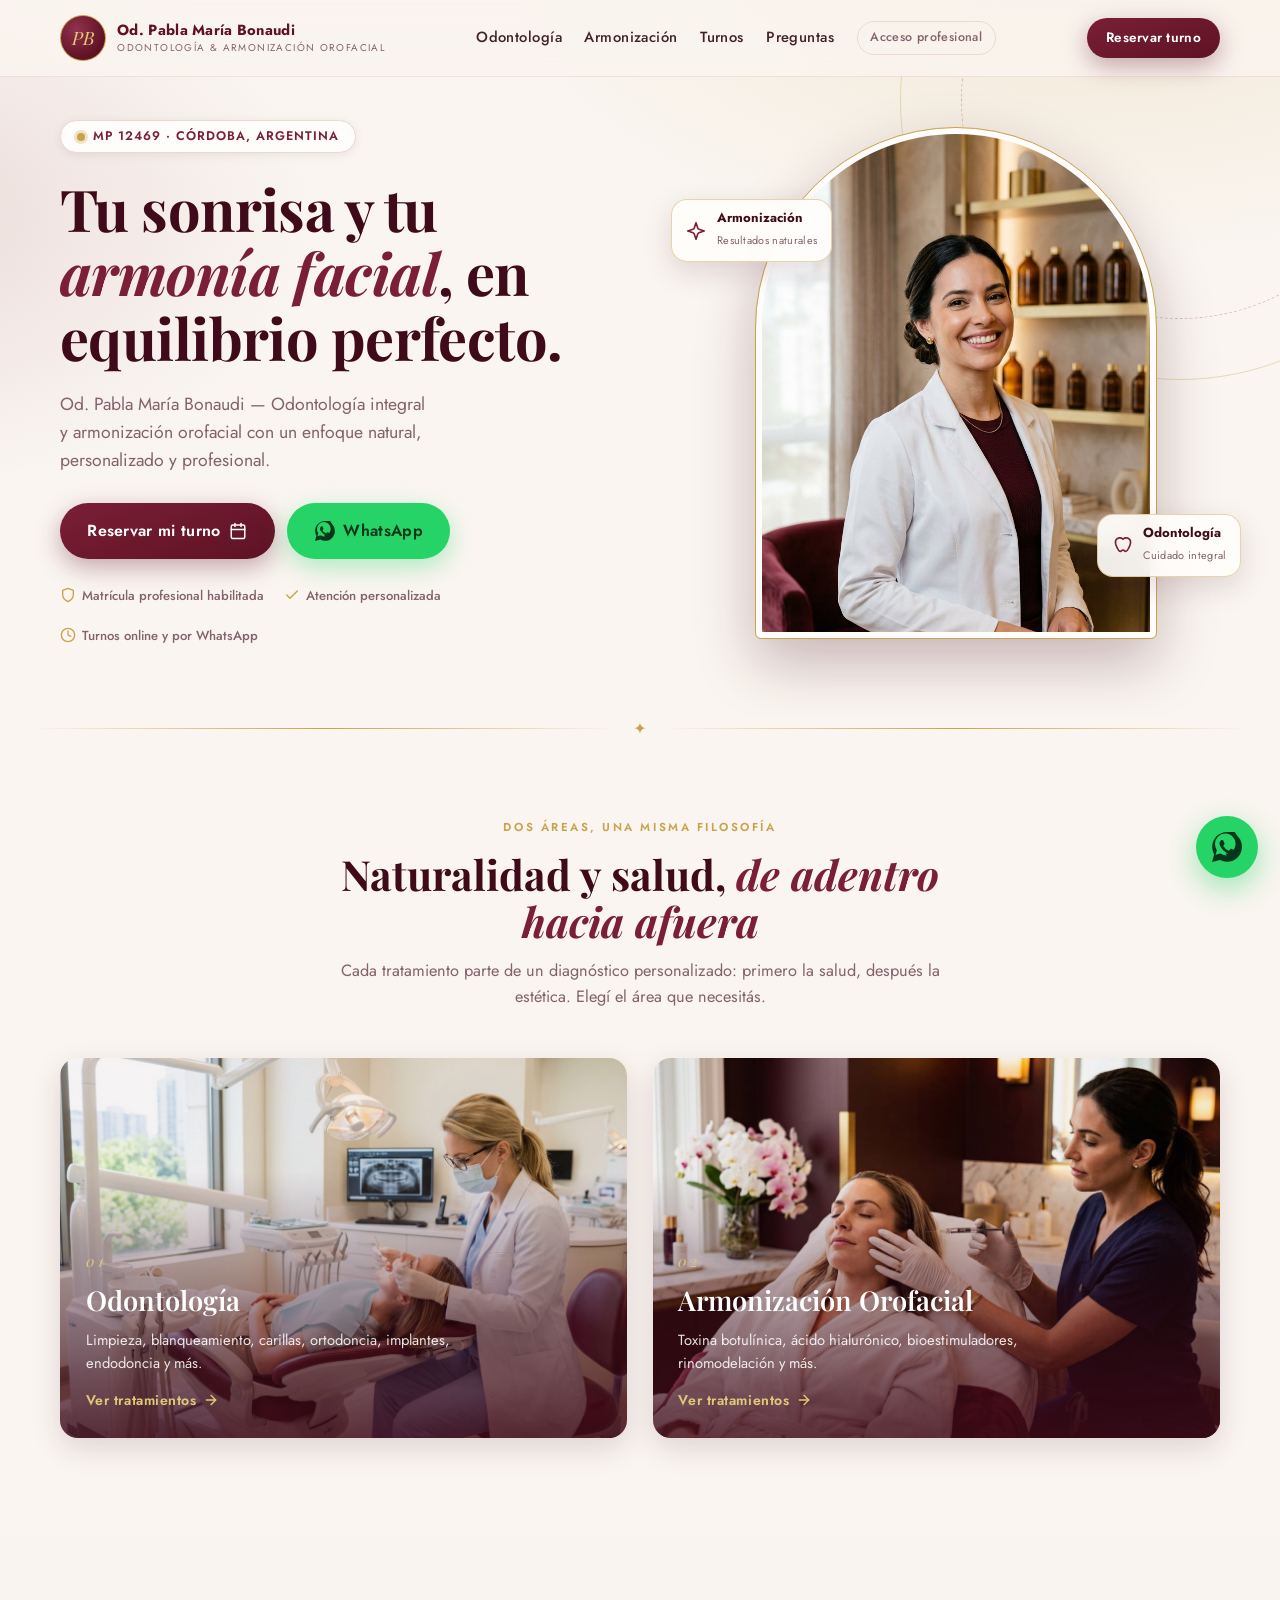
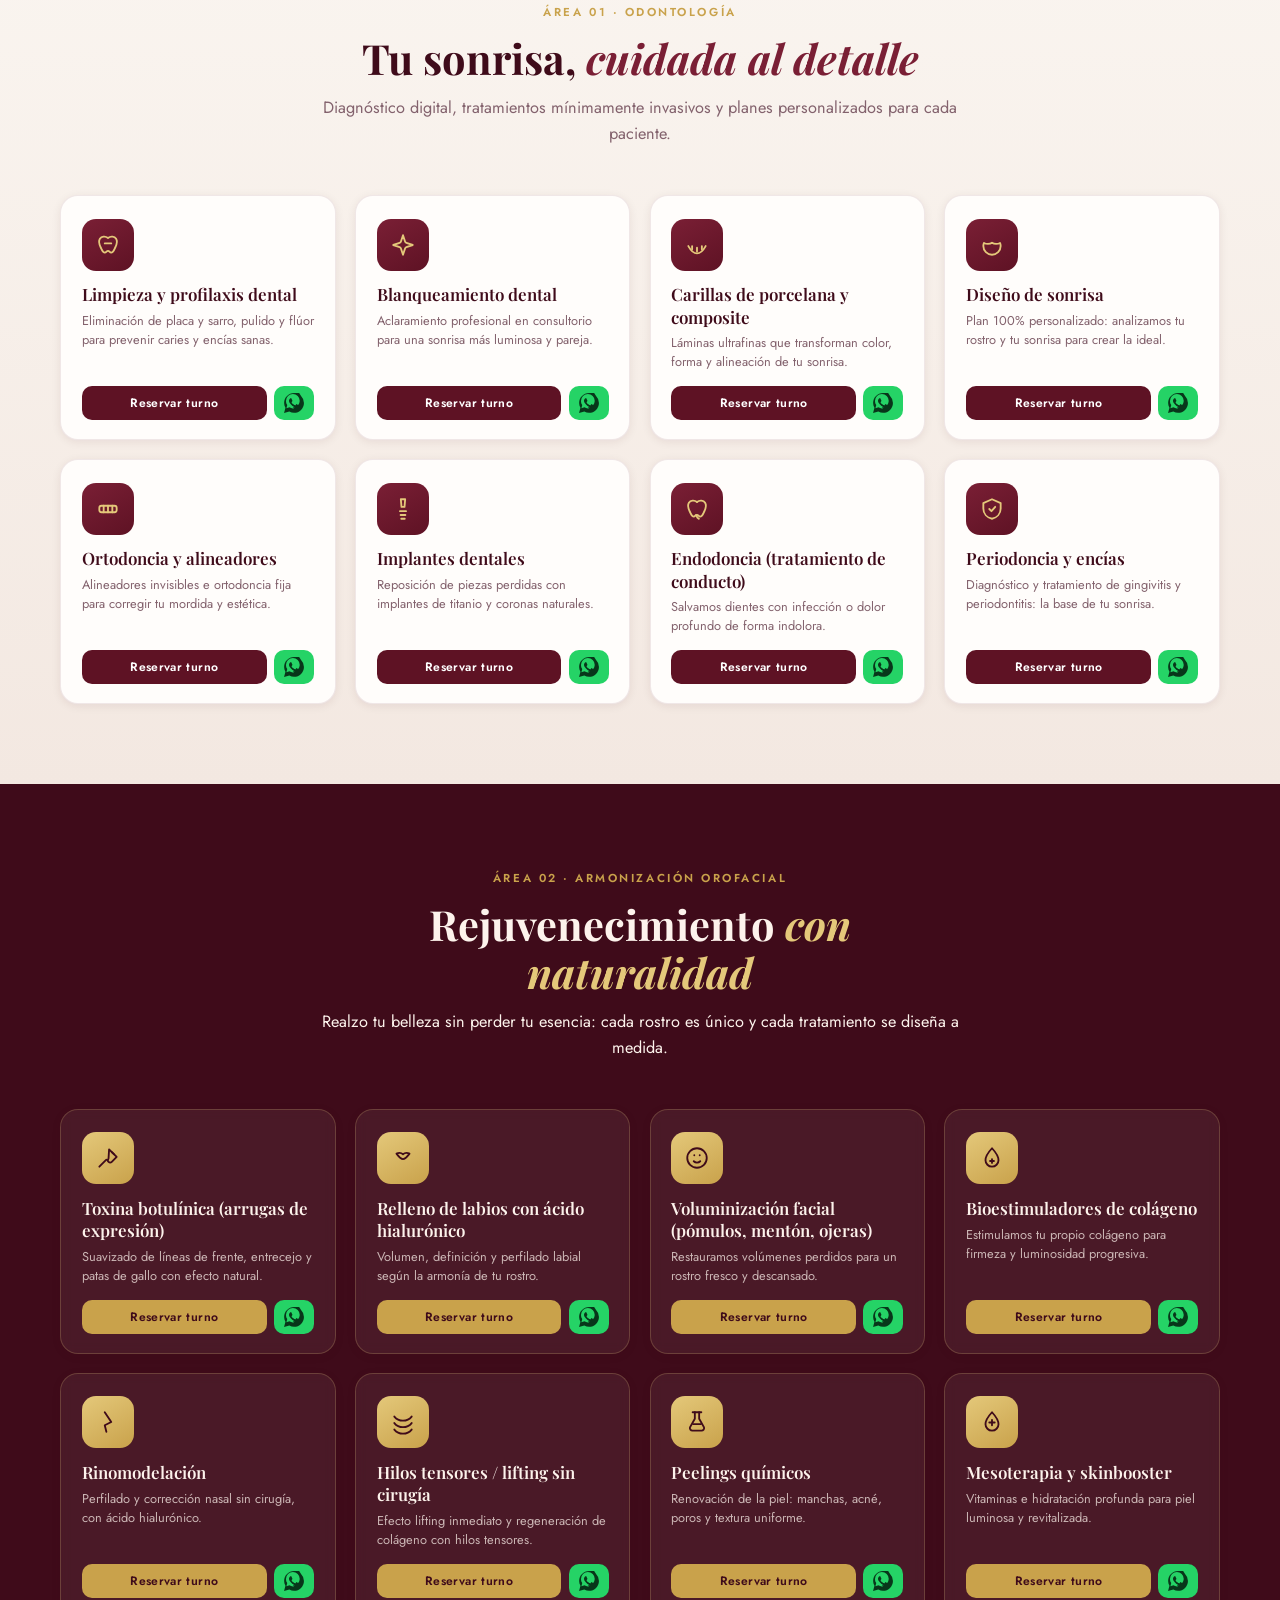
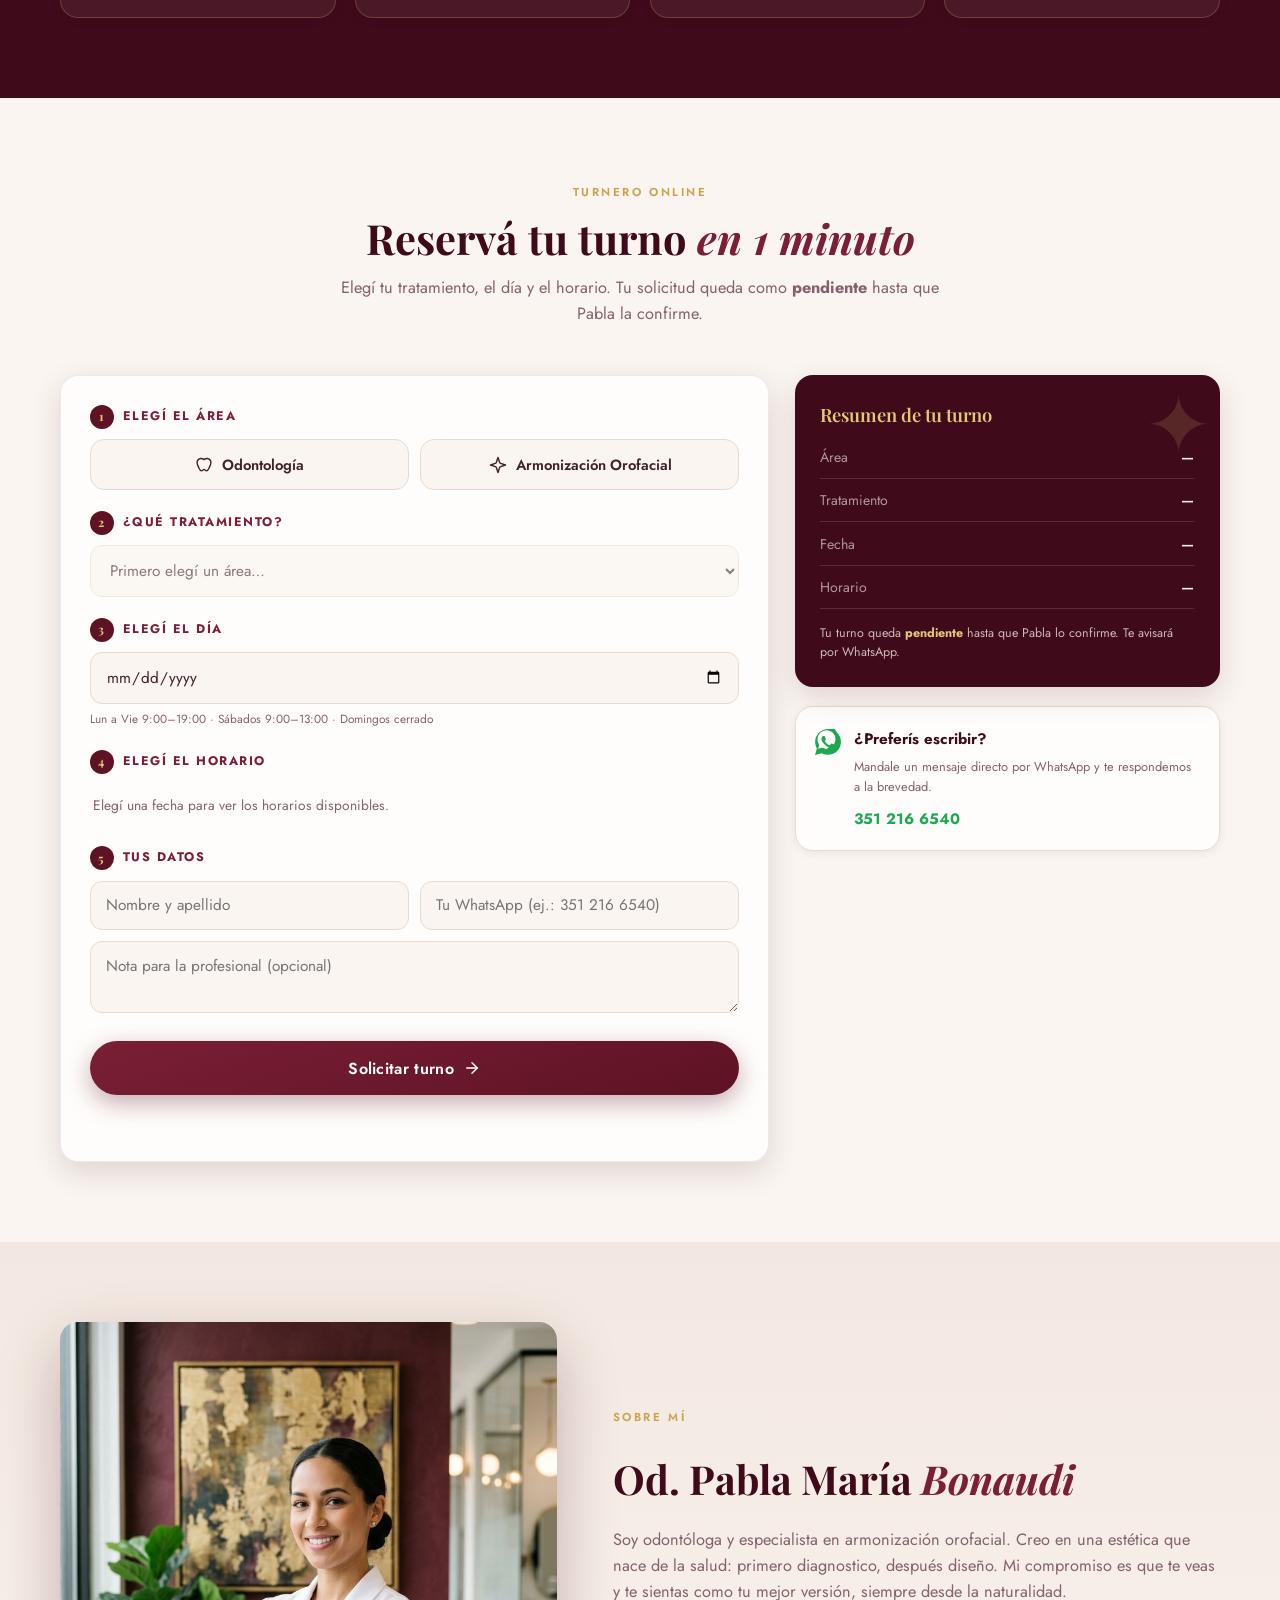
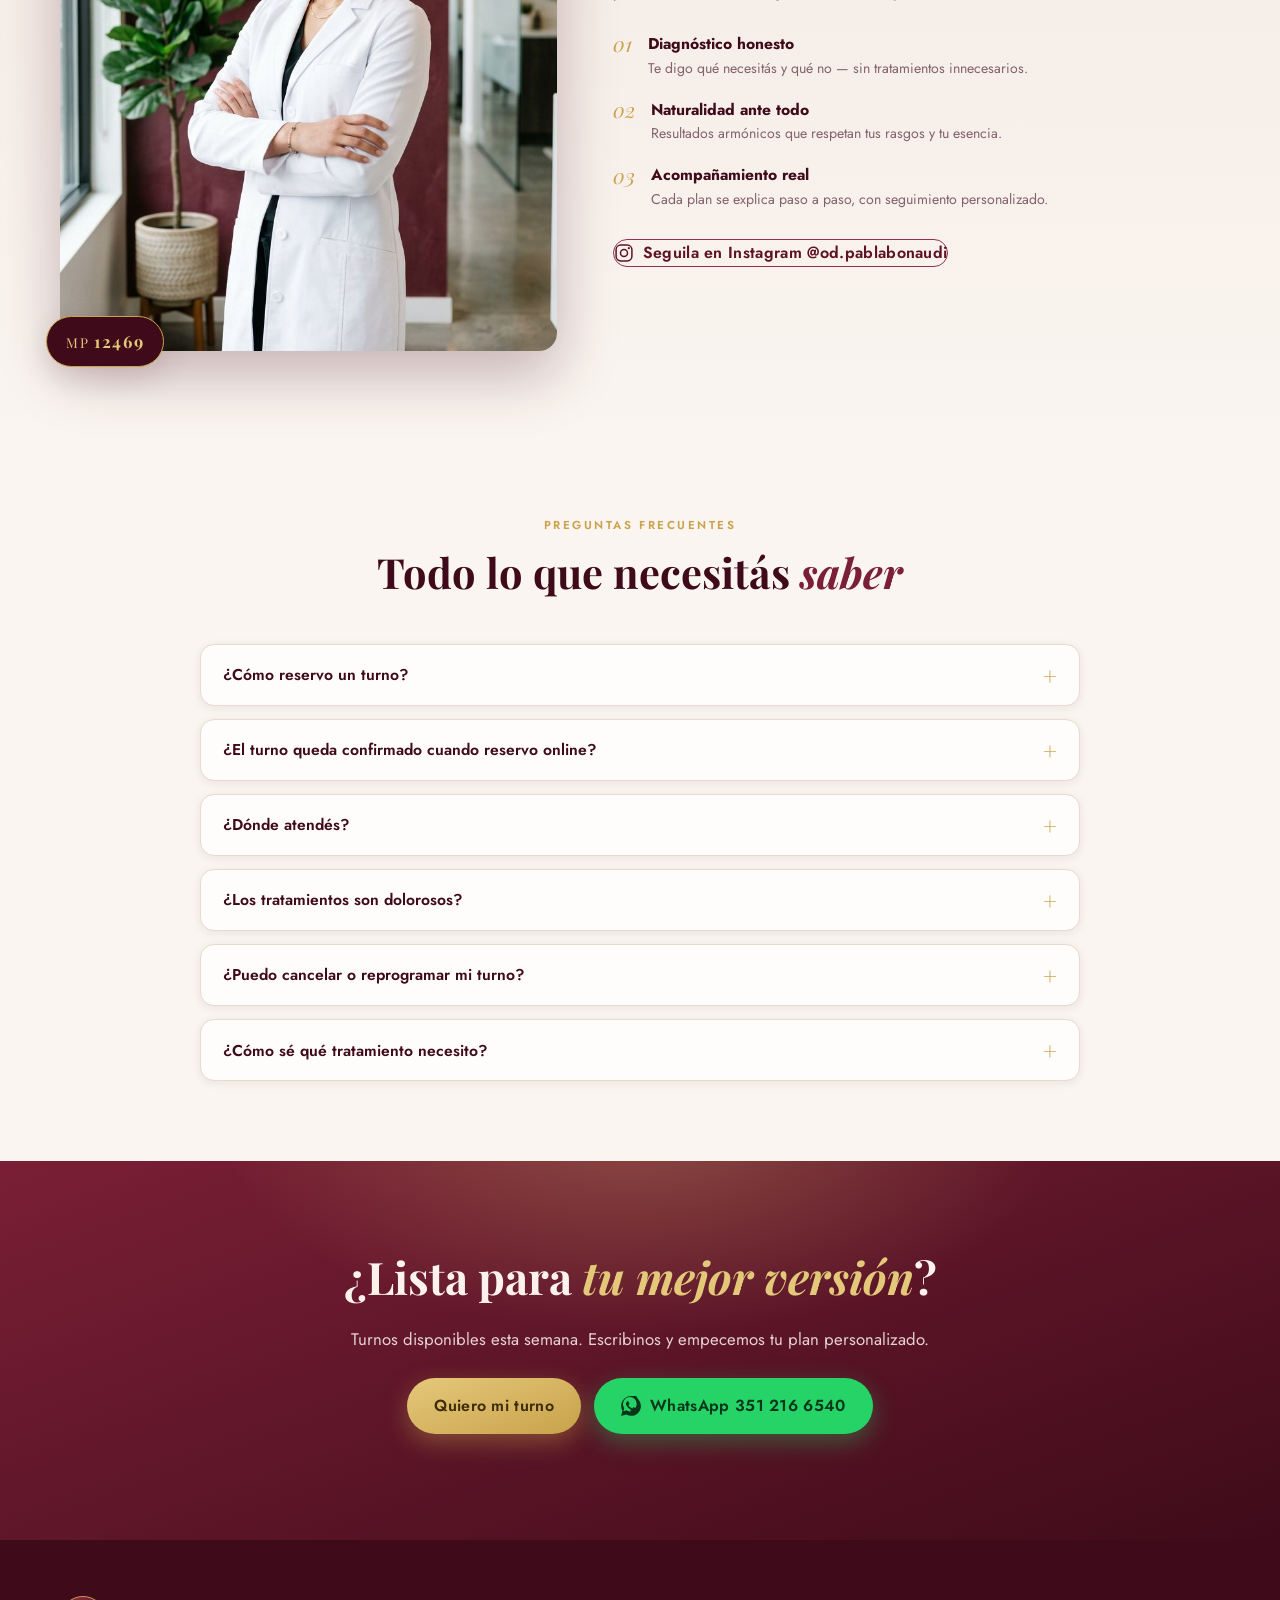
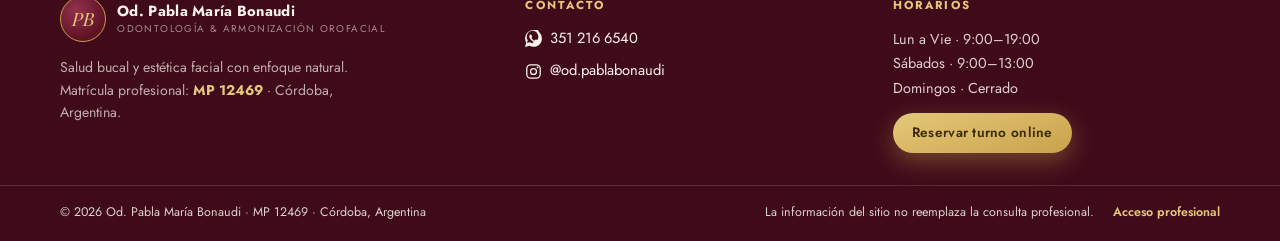
<file: public/index.html>
<!DOCTYPE html>
<html lang="es-AR">
<head>
<meta charset="UTF-8" />
<meta name="viewport" content="width=device-width, initial-scale=1.0" />
<title>Od. Pabla María Bonaudi | Odontología &amp; Armonización Orofacial · Córdoba</title>
<meta name="description" content="Odontología integral y armonización orofacial en Córdoba. Limpieza, blanqueamiento, diseño de sonrisa, toxina botulínica, ácido hialurónico y más. Reservá tu turno online o por WhatsApp. MP 12469." />
<meta name="theme-color" content="#5e1224" />
<link rel="icon" href="data:image/svg+xml,<svg xmlns='http://www.w3.org/2000/svg' viewBox='0 0 100 100'><circle cx='50' cy='50' r='48' fill='%235e1224'/><text x='50' y='68' font-size='42' text-anchor='middle' fill='%23e4c87a' font-family='Georgia' font-style='italic'>PB</text></svg>" />
<link rel="preconnect" href="https://fonts.googleapis.com" />
<link rel="preconnect" href="https://fonts.gstatic.com" crossorigin />
<link href="https://fonts.googleapis.com/css2?family=Playfair+Display:ital,wght@0,400;0,600;0,700;0,800;1,400;1,600&family=Jost:wght@300;400;500;600;700&display=swap" rel="stylesheet" />
<link rel="stylesheet" href="styles.css" />
</head>
<body>

<!-- ══════════════ NAV ══════════════ -->
<header class="nav" id="nav">
  <div class="container nav-inner">
    <a href="#inicio" class="brand" aria-label="Pabla Bonaudi — inicio">
      <span class="brand-monogram" aria-hidden="true">PB</span>
      <span class="brand-text">
        <strong>Od. Pabla María Bonaudi</strong>
        <small>Odontología &amp; Armonización Orofacial</small>
      </span>
    </a>
    <nav class="nav-links" id="navLinks">
      <a href="#odontologia">Odontología</a>
      <a href="#armonizacion">Armonización</a>
      <a href="#turnos">Turnos</a>
      <a href="#faq">Preguntas</a>
      <a href="admin.html" class="nav-admin">Acceso profesional</a>
    </nav>
    <div class="nav-actions">
      <a href="#turnos" class="btn btn-primary btn-sm nav-cta">Reservar turno</a>
      <button class="hamburger" id="hamburger" aria-label="Abrir menú" aria-expanded="false"><span></span><span></span><span></span></button>
    </div>
  </div>
</header>

<!-- ══════════════ HERO ══════════════ -->
<section class="hero" id="inicio">
  <div class="hero-decor" aria-hidden="true"></div>
  <div class="container hero-grid">
    <div class="hero-copy reveal">
      <div class="hero-badge"><span class="dot"></span> MP 12469 · Córdoba, Argentina</div>
      <h1 class="hero-title">Tu sonrisa y tu <em>armonía facial</em>, en equilibrio perfecto.</h1>
      <p class="hero-sub">Od. Pabla María Bonaudi — Odontología integral y armonización orofacial con un enfoque natural, personalizado y profesional.</p>
      <div class="hero-ctas">
        <a href="#turnos" class="btn btn-primary btn-lg">Reservar mi turno
          <svg width="18" height="18" viewBox="0 0 24 24" fill="none" stroke="currentColor" stroke-width="2" stroke-linecap="round" stroke-linejoin="round"><rect x="3" y="4" width="18" height="18" rx="2"/><line x1="16" y1="2" x2="16" y2="6"/><line x1="8" y1="2" x2="8" y2="6"/><line x1="3" y1="10" x2="21" y2="10"/></svg>
        </a>
        <a class="btn btn-whatsapp btn-lg wa-link" data-wa-text="Hola Pabla! Quiero hacer una consulta." href="https://wa.me/5493512166540" target="_blank" rel="noopener">
          <svg width="20" height="20" viewBox="0 0 24 24" fill="currentColor"><path d="M17.472 14.382c-.297-.149-1.758-.867-2.03-.967-.273-.099-.471-.148-.67.15-.197.297-.767.966-.94 1.164-.173.199-.347.223-.644.075-.297-.15-1.255-.463-2.39-1.475-.883-.788-1.48-1.761-1.653-2.059-.173-.297-.018-.458.13-.606.134-.133.297-.347.446-.52.149-.174.198-.298.297-.497.099-.198.05-.371-.025-.52-.075-.149-.669-1.612-.916-2.207-.242-.579-.487-.5-.669-.51-.173-.008-.371-.01-.57-.01-.198 0-.52.074-.792.372-.272.297-1.04 1.016-1.04 2.479 0 1.462 1.065 2.875 1.213 3.074.149.198 2.096 3.2 5.077 4.487.709.306 1.262.489 1.694.625.712.227 1.36.195 1.871.118.571-.085 1.758-.718 2.006-1.41.248-.694.248-1.289.173-1.41-.074-.124-.272-.198-.57-.347m-5.421 4.403h-.004a9.87 9.87 0 01-5.031-1.378l-.361-.214-3.741.982.998-3.648-.235-.374a8.19 8.19 0 01-1.26-4.827 8.203 8.203 0 018.224-8.207c2.196 0 4.258.858 5.815 2.414a8.187 8.187 0 012.402 5.822c-.003 4.544-3.715 8.037-8.27 8.037m7.119-18.148A10.16 10.16 0 0012.05 0C5.495 0 .16 5.335.157 11.892c0 2.096.547 4.142 1.588 5.945L.057 24l6.305-1.654a11.88 11.88 0 005.683 1.448h.005c6.554 0 11.89-5.335 11.893-11.893a11.82 11.82 0 00-3.48-8.413z"/></svg>
          WhatsApp
        </a>
      </div>
      <ul class="hero-trust">
        <li><svg viewBox="0 0 24 24" fill="none" stroke="currentColor" stroke-width="2" stroke-linecap="round" stroke-linejoin="round"><path d="M12 22s8-4 8-10V5l-8-3-8 3v7c0 6 8 10 8 10z"/></svg> Matrícula profesional habilitada</li>
        <li><svg viewBox="0 0 24 24" fill="none" stroke="currentColor" stroke-width="2" stroke-linecap="round" stroke-linejoin="round"><path d="M20 6L9 17l-5-5"/></svg> Atención personalizada</li>
        <li><svg viewBox="0 0 24 24" fill="none" stroke="currentColor" stroke-width="2" stroke-linecap="round" stroke-linejoin="round"><circle cx="12" cy="12" r="10"/><polyline points="12 6 12 12 16 14"/></svg> Turnos online y por WhatsApp</li>
      </ul>
    </div>
    <div class="hero-visual reveal">
      <div class="arch-frame">
        <img src="img/hero.jpg" alt="Od. Pabla María Bonaudi en su consultorio" loading="eager" />
      </div>
      <div class="float-card float-card-1">
        <svg width="22" height="22" viewBox="0 0 24 24" fill="none" stroke="currentColor" stroke-width="1.8" stroke-linecap="round" stroke-linejoin="round"><path d="M12 3l1.9 5.8a2 2 0 0 0 1.3 1.3L21 12l-5.8 1.9a2 2 0 0 0-1.3 1.3L12 21l-1.9-5.8a2 2 0 0 0-1.3-1.3L3 12l5.8-1.9a2 2 0 0 0 1.3-1.3L12 3z"/></svg>
        <div><strong>Armonización</strong><span>Resultados naturales</span></div>
      </div>
      <div class="float-card float-card-2">
        <svg width="22" height="22" viewBox="0 0 24 24" fill="none" stroke="currentColor" stroke-width="1.8" stroke-linecap="round" stroke-linejoin="round"><path d="M12 5.5c-2.5-2-6-1.6-7.5.8-1.3 2-.7 5 .8 8 1.2 2.4 1.9 4.7 3.7 4.7 1.6 0 1.6-1.6 3-1.6s1.4 1.6 3 1.6c1.8 0 2.5-2.3 3.7-4.7 1.5-3 2.1-6 .8-8-1.5-2.4-5-2.8-7.5-.8z"/></svg>
        <div><strong>Odontología</strong><span>Cuidado integral</span></div>
      </div>
    </div>
  </div>
</section>

<!-- divisor dorado -->
<div class="gold-divider" aria-hidden="true"><span>✦</span></div>

<!-- ══════════════ DOS ÁREAS ══════════════ -->
<section class="areas" id="areas">
  <div class="container">
    <div class="section-head reveal">
      <span class="eyebrow">Dos áreas, una misma filosofía</span>
      <h2>Naturalidad y salud, <em>de adentro hacia afuera</em></h2>
      <p>Cada tratamiento parte de un diagnóstico personalizado: primero la salud, después la estética. Elegí el área que necesitás.</p>
    </div>
    <div class="areas-grid">
      <a href="#odontologia" class="area-card reveal">
        <img src="img/odontologia.jpg" alt="Consultorio odontológico" loading="lazy" />
        <div class="area-card-overlay"></div>
        <div class="area-card-body">
          <span class="area-number">01</span>
          <h3>Odontología</h3>
          <p>Limpieza, blanqueamiento, carillas, ortodoncia, implantes, endodoncia y más.</p>
          <span class="area-link">Ver tratamientos
            <svg width="16" height="16" viewBox="0 0 24 24" fill="none" stroke="currentColor" stroke-width="2" stroke-linecap="round" stroke-linejoin="round"><line x1="5" y1="12" x2="19" y2="12"/><polyline points="12 5 19 12 12 19"/></svg>
          </span>
        </div>
      </a>
      <a href="#armonizacion" class="area-card reveal">
        <img src="img/armonizacion.jpg" alt="Tratamiento de armonización orofacial" loading="lazy" />
        <div class="area-card-overlay"></div>
        <div class="area-card-body">
          <span class="area-number">02</span>
          <h3>Armonización Orofacial</h3>
          <p>Toxina botulínica, ácido hialurónico, bioestimuladores, rinomodelación y más.</p>
          <span class="area-link">Ver tratamientos
            <svg width="16" height="16" viewBox="0 0 24 24" fill="none" stroke="currentColor" stroke-width="2" stroke-linecap="round" stroke-linejoin="round"><line x1="5" y1="12" x2="19" y2="12"/><polyline points="12 5 19 12 12 19"/></svg>
          </span>
        </div>
      </a>
    </div>
  </div>
</section>

<!-- ══════════════ ODONTOLOGÍA ══════════════ -->
<section class="treatments" id="odontologia">
  <div class="container">
    <div class="section-head reveal">
      <span class="eyebrow eyebrow-tooth">Área 01 · Odontología</span>
      <h2>Tu sonrisa, <em>cuidada al detalle</em></h2>
      <p>Diagnóstico digital, tratamientos mínimamente invasivos y planes personalizados para cada paciente.</p>
    </div>
    <div class="cards-grid" id="grid-odontologia"></div>
  </div>
</section>

<!-- ══════════════ ARMONIZACIÓN OROFACIAL ══════════════ -->
<section class="treatments treatments-alt" id="armonizacion">
  <div class="container">
    <div class="section-head reveal">
      <span class="eyebrow">Área 02 · Armonización Orofacial</span>
      <h2>Rejuvenecimiento <em>con naturalidad</em></h2>
      <p>Realzo tu belleza sin perder tu esencia: cada rostro es único y cada tratamiento se diseña a medida.</p>
    </div>
    <div class="cards-grid" id="grid-armonizacion"></div>
  </div>
</section>

<!-- ══════════════ TURNERO ══════════════ -->
<section class="booking" id="turnos">
  <div class="container">
    <div class="section-head reveal">
      <span class="eyebrow">Turnero online</span>
      <h2>Reservá tu turno <em>en 1 minuto</em></h2>
      <p>Elegí tu tratamiento, el día y el horario. Tu solicitud queda como <strong>pendiente</strong> hasta que Pabla la confirme.</p>
    </div>

    <div class="booking-wrap reveal">
      <form class="booking-form" id="bookingForm" novalidate>
        <!-- Paso 1 -->
        <fieldset class="form-step">
          <legend><span class="step-num">1</span> Elegí el área</legend>
          <div class="area-pills" id="areaPills">
            <button type="button" class="area-pill" data-area="odontologia">
              <svg width="20" height="20" viewBox="0 0 24 24" fill="none" stroke="currentColor" stroke-width="1.7" stroke-linecap="round" stroke-linejoin="round"><path d="M12 5.5c-2.5-2-6-1.6-7.5.8-1.3 2-.7 5 .8 8 1.2 2.4 1.9 4.7 3.7 4.7 1.6 0 1.6-1.6 3-1.6s1.4 1.6 3 1.6c1.8 0 2.5-2.3 3.7-4.7 1.5-3 2.1-6 .8-8-1.5-2.4-5-2.8-7.5-.8z"/></svg>
              Odontología
            </button>
            <button type="button" class="area-pill" data-area="armonizacion">
              <svg width="20" height="20" viewBox="0 0 24 24" fill="none" stroke="currentColor" stroke-width="1.7" stroke-linecap="round" stroke-linejoin="round"><path d="M12 3l1.9 5.8a2 2 0 0 0 1.3 1.3L21 12l-5.8 1.9a2 2 0 0 0-1.3 1.3L12 21l-1.9-5.8a2 2 0 0 0-1.3-1.3L3 12l5.8-1.9a2 2 0 0 0 1.3-1.3L12 3z"/></svg>
              Armonización Orofacial
            </button>
          </div>
        </fieldset>

        <!-- Paso 2 -->
        <fieldset class="form-step">
          <legend><span class="step-num">2</span> ¿Qué tratamiento?</legend>
          <select id="treatmentSelect" required disabled>
            <option value="">Primero elegí un área…</option>
          </select>
        </fieldset>

        <!-- Paso 3 -->
        <fieldset class="form-step">
          <legend><span class="step-num">3</span> Elegí el día</legend>
          <input type="date" id="dateInput" required />
          <small class="field-hint">Lun a Vie 9:00–19:00 · Sábados 9:00–13:00 · Domingos cerrado</small>
        </fieldset>

        <!-- Paso 4 -->
        <fieldset class="form-step">
          <legend><span class="step-num">4</span> Elegí el horario</legend>
          <div class="slots-grid" id="slotsGrid"><p class="slots-empty">Elegí una fecha para ver los horarios disponibles.</p></div>
        </fieldset>

        <!-- Paso 5 -->
        <fieldset class="form-step">
          <legend><span class="step-num">5</span> Tus datos</legend>
          <div class="form-row">
            <input type="text" id="nameInput" placeholder="Nombre y apellido" required minlength="3" autocomplete="name" />
            <input type="tel" id="phoneInput" placeholder="Tu WhatsApp (ej.: 351 216 6540)" required autocomplete="tel" />
          </div>
          <textarea id="notesInput" rows="2" placeholder="Nota para la profesional (opcional)" maxlength="500"></textarea>
        </fieldset>

        <button type="submit" class="btn btn-primary btn-lg btn-block" id="submitBtn">
          Solicitar turno
          <svg width="18" height="18" viewBox="0 0 24 24" fill="none" stroke="currentColor" stroke-width="2" stroke-linecap="round" stroke-linejoin="round"><line x1="5" y1="12" x2="19" y2="12"/><polyline points="12 5 19 12 12 19"/></svg>
        </button>
        <p class="form-error" id="formError" role="alert"></p>
      </form>

      <aside class="booking-aside">
        <div class="summary-card" id="summaryCard">
          <h3>Resumen de tu turno</h3>
          <ul>
            <li><span>Área</span><strong id="sumArea">—</strong></li>
            <li><span>Tratamiento</span><strong id="sumTreatment">—</strong></li>
            <li><span>Fecha</span><strong id="sumDate">—</strong></li>
            <li><span>Horario</span><strong id="sumTime">—</strong></li>
          </ul>
          <p class="summary-note">Tu turno queda <b>pendiente</b> hasta que Pabla lo confirme. Te avisará por WhatsApp.</p>
        </div>
        <div class="aside-wa-card">
          <svg width="26" height="26" viewBox="0 0 24 24" fill="currentColor"><path d="M17.472 14.382c-.297-.149-1.758-.867-2.03-.967-.273-.099-.471-.148-.67.15-.197.297-.767.966-.94 1.164-.173.199-.347.223-.644.075-.297-.15-1.255-.463-2.39-1.475-.883-.788-1.48-1.761-1.653-2.059-.173-.297-.018-.458.13-.606.134-.133.297-.347.446-.52.149-.174.198-.298.297-.497.099-.198.05-.371-.025-.52-.075-.149-.669-1.612-.916-2.207-.242-.579-.487-.5-.669-.51-.173-.008-.371-.01-.57-.01-.198 0-.52.074-.792.372-.272.297-1.04 1.016-1.04 2.479 0 1.462 1.065 2.875 1.213 3.074.149.198 2.096 3.2 5.077 4.487.709.306 1.262.489 1.694.625.712.227 1.36.195 1.871.118.571-.085 1.758-.718 2.006-1.41.248-.694.248-1.289.173-1.41-.074-.124-.272-.198-.57-.347m-5.421 4.403h-.004a9.87 9.87 0 01-5.031-1.378l-.361-.214-3.741.982.998-3.648-.235-.374a8.19 8.19 0 01-1.26-4.827 8.203 8.203 0 018.224-8.207c2.196 0 4.258.858 5.815 2.414a8.187 8.187 0 012.402 5.822c-.003 4.544-3.715 8.037-8.27 8.037m7.119-18.148A10.16 10.16 0 0012.05 0C5.495 0 .16 5.335.157 11.892c0 2.096.547 4.142 1.588 5.945L.057 24l6.305-1.654a11.88 11.88 0 005.683 1.448h.005c6.554 0 11.89-5.335 11.893-11.893a11.82 11.82 0 00-3.48-8.413z"/></svg>
          <div>
            <strong>¿Preferís escribir?</strong>
            <p>Mandale un mensaje directo por WhatsApp y te respondemos a la brevedad.</p>
            <a class="wa-link aside-wa-btn" data-wa-text="Hola Pabla! Quiero consultar por un turno." href="https://wa.me/5493512166540" target="_blank" rel="noopener">351 216 6540</a>
          </div>
        </div>
      </aside>
    </div>

    <!-- Confirmación -->
    <div class="booking-success" id="bookingSuccess" hidden>
      <div class="success-icon">
        <svg width="44" height="44" viewBox="0 0 24 24" fill="none" stroke="currentColor" stroke-width="2.2" stroke-linecap="round" stroke-linejoin="round"><path d="M20 6L9 17l-5-5"/></svg>
      </div>
      <h3>¡Solicitud enviada!</h3>
      <p id="successDetail">Tu turno fue registrado. Pabla lo confirmará a la brevedad.</p>
      <div class="success-actions">
        <a class="btn btn-whatsapp wa-link" id="successWaBtn" data-wa-text="Hola Pabla! Reservé un turno online. ¡Gracias!" href="https://wa.me/5493512166540" target="_blank" rel="noopener">
          <svg width="20" height="20" viewBox="0 0 24 24" fill="currentColor"><path d="M17.472 14.382c-.297-.149-1.758-.867-2.03-.967-.273-.099-.471-.148-.67.15-.197.297-.767.966-.94 1.164-.173.199-.347.223-.644.075-.297-.15-1.255-.463-2.39-1.475-.883-.788-1.48-1.761-1.653-2.059-.173-.297-.018-.458.13-.606.134-.133.297-.347.446-.52.149-.174.198-.298.297-.497.099-.198.05-.371-.025-.52-.075-.149-.669-1.612-.916-2.207-.242-.579-.487-.5-.669-.51-.173-.008-.371-.01-.57-.01-.198 0-.52.074-.792.372-.272.297-1.04 1.016-1.04 2.479 0 1.462 1.065 2.875 1.213 3.074.149.198 2.096 3.2 5.077 4.487.709.306 1.262.489 1.694.625.712.227 1.36.195 1.871.118.571-.085 1.758-.718 2.006-1.41.248-.694.248-1.289.173-1.41-.074-.124-.272-.198-.57-.347m-5.421 4.403h-.004a9.87 9.87 0 01-5.031-1.378l-.361-.214-3.741.982.998-3.648-.235-.374a8.19 8.19 0 01-1.26-4.827 8.203 8.203 0 018.224-8.207c2.196 0 4.258.858 5.815 2.414a8.187 8.187 0 012.402 5.822c-.003 4.544-3.715 8.037-8.27 8.037m7.119-18.148A10.16 10.16 0 0012.05 0C5.495 0 .16 5.335.157 11.892c0 2.096.547 4.142 1.588 5.945L.057 24l6.305-1.654a11.88 11.88 0 005.683 1.448h.005c6.554 0 11.89-5.335 11.893-11.893a11.82 11.82 0 00-3.48-8.413z"/></svg>
          Confirmar por WhatsApp
        </a>
        <button class="btn btn-ghost" id="bookAnotherBtn">Reservar otro turno</button>
      </div>
    </div>
  </div>
</section>

<!-- ══════════════ SOBRE MÍ ══════════════ -->
<section class="about" id="sobre-mi">
  <div class="container about-grid">
    <div class="about-visual reveal">
      <img src="img/sobre-mi.jpg" alt="Od. Pabla María Bonaudi" loading="lazy" />
      <div class="about-mp">MP <strong>12469</strong></div>
    </div>
    <div class="about-copy reveal">
      <span class="eyebrow">Sobre mí</span>
      <h2>Od. Pabla María <em>Bonaudi</em></h2>
      <p>Soy odontóloga y especialista en armonización orofacial. Creo en una estética que nace de la salud: primero diagnostico, después diseño. Mi compromiso es que te veas y te sientas como tu mejor versión, siempre desde la naturalidad.</p>
      <ul class="about-values">
        <li><span class="value-num">01</span><div><strong>Diagnóstico honesto</strong><p>Te digo qué necesitás y qué no — sin tratamientos innecesarios.</p></div></li>
        <li><span class="value-num">02</span><div><strong>Naturalidad ante todo</strong><p>Resultados armónicos que respetan tus rasgos y tu esencia.</p></div></li>
        <li><span class="value-num">03</span><div><strong>Acompañamiento real</strong><p>Cada plan se explica paso a paso, con seguimiento personalizado.</p></div></li>
      </ul>
      <a class="btn btn-outline" href="https://www.instagram.com/od.pablabonaudi" target="_blank" rel="noopener">
        <svg width="20" height="20" viewBox="0 0 24 24" fill="none" stroke="currentColor" stroke-width="1.8" stroke-linecap="round" stroke-linejoin="round"><rect x="2.5" y="2.5" width="19" height="19" rx="5.5"/><circle cx="12" cy="12" r="4.2"/><circle cx="17.8" cy="6.2" r="1.3" fill="currentColor" stroke="none"/></svg>
        Seguila en Instagram @od.pablabonaudi
      </a>
    </div>
  </div>
</section>

<!-- ══════════════ FAQ ══════════════ -->
<section class="faq" id="faq">
  <div class="container container-narrow">
    <div class="section-head reveal">
      <span class="eyebrow">Preguntas frecuentes</span>
      <h2>Todo lo que necesitás <em>saber</em></h2>
    </div>
    <div class="faq-list reveal">
      <details>
        <summary>¿Cómo reservo un turno?</summary>
        <p>Elegí tu tratamiento acá en la web, seleccioná el día y el horario, completá tus datos y ¡listo! Tu solicitud llega directo al consultorio. También podés escribir por WhatsApp al <a class="wa-link" data-wa-text="Hola Pabla! Quiero reservar un turno." href="https://wa.me/5493512166540" target="_blank" rel="noopener">351 216 6540</a>.</p>
      </details>
      <details>
        <summary>¿El turno queda confirmado cuando reservo online?</summary>
        <p>La solicitud queda <strong>pendiente</strong> hasta que la profesional la revise y confirme. Recibirás la confirmación por WhatsApp. Si necesitás un horario exacto con urgencia, escribí directamente.</p>
      </details>
      <details>
        <summary>¿Dónde atendés?</summary>
        <p>En Córdoba, Argentina. Al confirmar tu turno, Pabla te comparte la dirección exacta del consultorio y cómo llegar.</p>
      </details>
      <details>
        <summary>¿Los tratamientos son dolorosos?</summary>
        <p>La mayoría son mínimamente invasivos. En odontología se trabaja con anestesia cuando es necesario, y en armonización se aplican técnicas y anestésicos tópicos para que estés cómoda en todo momento.</p>
      </details>
      <details>
        <summary>¿Puedo cancelar o reprogramar mi turno?</summary>
        <p>Sí. Escribinos por WhatsApp con tu nombre y el horario reservado, y reprogramamos sin problema. Solo te pedimos aviso con anticipación.</p>
      </details>
      <details>
        <summary>¿Cómo sé qué tratamiento necesito?</summary>
        <p>No hace falta que lo sepas: agendá una consulta de valoración y Pabla arma tu plan personalizado según tu caso, tus tiempos y tus objetivos.</p>
      </details>
    </div>
  </div>
</section>

<!-- ══════════════ CTA FINAL ══════════════ -->
<section class="final-cta">
  <div class="container container-narrow">
    <h2>¿Lista para <em>tu mejor versión</em>?</h2>
    <p>Turnos disponibles esta semana. Escribinos y empecemos tu plan personalizado.</p>
    <div class="hero-ctas hero-ctas-center">
      <a href="#turnos" class="btn btn-gold btn-lg">Quiero mi turno</a>
      <a class="btn btn-whatsapp btn-lg wa-link" data-wa-text="Hola Pabla! Quiero reservar un turno." href="https://wa.me/5493512166540" target="_blank" rel="noopener">
        <svg width="20" height="20" viewBox="0 0 24 24" fill="currentColor"><path d="M17.472 14.382c-.297-.149-1.758-.867-2.03-.967-.273-.099-.471-.148-.67.15-.197.297-.767.966-.94 1.164-.173.199-.347.223-.644.075-.297-.15-1.255-.463-2.39-1.475-.883-.788-1.48-1.761-1.653-2.059-.173-.297-.018-.458.13-.606.134-.133.297-.347.446-.52.149-.174.198-.298.297-.497.099-.198.05-.371-.025-.52-.075-.149-.669-1.612-.916-2.207-.242-.579-.487-.5-.669-.51-.173-.008-.371-.01-.57-.01-.198 0-.52.074-.792.372-.272.297-1.04 1.016-1.04 2.479 0 1.462 1.065 2.875 1.213 3.074.149.198 2.096 3.2 5.077 4.487.709.306 1.262.489 1.694.625.712.227 1.36.195 1.871.118.571-.085 1.758-.718 2.006-1.41.248-.694.248-1.289.173-1.41-.074-.124-.272-.198-.57-.347m-5.421 4.403h-.004a9.87 9.87 0 01-5.031-1.378l-.361-.214-3.741.982.998-3.648-.235-.374a8.19 8.19 0 01-1.26-4.827 8.203 8.203 0 018.224-8.207c2.196 0 4.258.858 5.815 2.414a8.187 8.187 0 012.402 5.822c-.003 4.544-3.715 8.037-8.27 8.037m7.119-18.148A10.16 10.16 0 0012.05 0C5.495 0 .16 5.335.157 11.892c0 2.096.547 4.142 1.588 5.945L.057 24l6.305-1.654a11.88 11.88 0 005.683 1.448h.005c6.554 0 11.89-5.335 11.893-11.893a11.82 11.82 0 00-3.48-8.413z"/></svg>
        WhatsApp 351 216 6540
      </a>
    </div>
  </div>
</section>

<!-- ══════════════ FOOTER ══════════════ -->
<footer class="footer" id="contacto">
  <div class="container footer-grid">
    <div class="footer-brand">
      <div class="brand">
        <span class="brand-monogram">PB</span>
        <span class="brand-text"><strong>Od. Pabla María Bonaudi</strong><small>Odontología &amp; Armonización Orofacial</small></span>
      </div>
      <p class="footer-note">Salud bucal y estética facial con enfoque natural. Matrícula profesional: <strong>MP 12469</strong> · Córdoba, Argentina.</p>
    </div>
    <div class="footer-col">
      <h4>Contacto</h4>
      <a class="wa-link footer-link" data-wa-text="Hola Pabla! Quería hacer una consulta." href="https://wa.me/5493512166540" target="_blank" rel="noopener">
        <svg viewBox="0 0 24 24" fill="currentColor" width="17" height="17"><path d="M17.472 14.382c-.297-.149-1.758-.867-2.03-.967-.273-.099-.471-.148-.67.15-.197.297-.767.966-.94 1.164-.173.199-.347.223-.644.075-.297-.15-1.255-.463-2.39-1.475-.883-.788-1.48-1.761-1.653-2.059-.173-.297-.018-.458.13-.606.134-.133.297-.347.446-.52.149-.174.198-.298.297-.497.099-.198.05-.371-.025-.52-.075-.149-.669-1.612-.916-2.207-.242-.579-.487-.5-.669-.51-.173-.008-.371-.01-.57-.01-.198 0-.52.074-.792.372-.272.297-1.04 1.016-1.04 2.479 0 1.462 1.065 2.875 1.213 3.074.149.198 2.096 3.2 5.077 4.487.709.306 1.262.489 1.694.625.712.227 1.36.195 1.871.118.571-.085 1.758-.718 2.006-1.41.248-.694.248-1.289.173-1.41-.074-.124-.272-.198-.57-.347m-5.421 4.403h-.004a9.87 9.87 0 01-5.031-1.378l-.361-.214-3.741.982.998-3.648-.235-.374a8.19 8.19 0 01-1.26-4.827 8.203 8.203 0 018.224-8.207c2.196 0 4.258.858 5.815 2.414a8.187 8.187 0 012.402 5.822c-.003 4.544-3.715 8.037-8.27 8.037m7.119-18.148A10.16 10.16 0 0012.05 0C5.495 0 .16 5.335.157 11.892c0 2.096.547 4.142 1.588 5.945L.057 24l6.305-1.654a11.88 11.88 0 005.683 1.448h.005c6.554 0 11.89-5.335 11.893-11.893a11.82 11.82 0 00-3.48-8.413z"/></svg>
        351 216 6540
      </a>
      <a class="footer-link" href="https://www.instagram.com/od.pablabonaudi" target="_blank" rel="noopener">
        <svg width="17" height="17" viewBox="0 0 24 24" fill="none" stroke="currentColor" stroke-width="1.8" stroke-linecap="round" stroke-linejoin="round"><rect x="2.5" y="2.5" width="19" height="19" rx="5.5"/><circle cx="12" cy="12" r="4.2"/><circle cx="17.8" cy="6.2" r="1.3" fill="currentColor" stroke="none"/></svg>
        @od.pablabonaudi
      </a>
    </div>
    <div class="footer-col">
      <h4>Horarios</h4>
      <p>Lun a Vie · 9:00–19:00<br/>Sábados · 9:00–13:00<br/>Domingos · Cerrado</p>
      <a href="#turnos" class="btn btn-gold btn-sm footer-cta">Reservar turno online</a>
    </div>
  </div>
  <div class="footer-bottom">
    <div class="container footer-bottom-inner">
      <p>© <span id="year"></span> Od. Pabla María Bonaudi · MP 12469 · Córdoba, Argentina</p>
      <div class="footer-legal">
        <span>La información del sitio no reemplaza la consulta profesional.</span>
        <a href="admin.html">Acceso profesional</a>
      </div>
    </div>
  </div>
</footer>

<!-- WhatsApp flotante -->
<a class="wa-float wa-link" data-wa-text="Hola Pabla! Quería hacer una consulta por WhatsApp." href="https://wa.me/5493512166540" target="_blank" rel="noopener" aria-label="Escribir por WhatsApp">
  <svg viewBox="0 0 24 24" fill="currentColor" width="30" height="30"><path d="M17.472 14.382c-.297-.149-1.758-.867-2.03-.967-.273-.099-.471-.148-.67.15-.197.297-.767.966-.94 1.164-.173.199-.347.223-.644.075-.297-.15-1.255-.463-2.39-1.475-.883-.788-1.48-1.761-1.653-2.059-.173-.297-.018-.458.13-.606.134-.133.297-.347.446-.52.149-.174.198-.298.297-.497.099-.198.05-.371-.025-.52-.075-.149-.669-1.612-.916-2.207-.242-.579-.487-.5-.669-.51-.173-.008-.371-.01-.57-.01-.198 0-.52.074-.792.372-.272.297-1.04 1.016-1.04 2.479 0 1.462 1.065 2.875 1.213 3.074.149.198 2.096 3.2 5.077 4.487.709.306 1.262.489 1.694.625.712.227 1.36.195 1.871.118.571-.085 1.758-.718 2.006-1.41.248-.694.248-1.289.173-1.41-.074-.124-.272-.198-.57-.347m-5.421 4.403h-.004a9.87 9.87 0 01-5.031-1.378l-.361-.214-3.741.982.998-3.648-.235-.374a8.19 8.19 0 01-1.26-4.827 8.203 8.203 0 018.224-8.207c2.196 0 4.258.858 5.815 2.414a8.187 8.187 0 012.402 5.822c-.003 4.544-3.715 8.037-8.27 8.037m7.119-18.148A10.16 10.16 0 0012.05 0C5.495 0 .16 5.335.157 11.892c0 2.096.547 4.142 1.588 5.945L.057 24l6.305-1.654a11.88 11.88 0 005.683 1.448h.005c6.554 0 11.89-5.335 11.893-11.893a11.82 11.82 0 00-3.48-8.413z"/></svg>
</a>

<script src="app.js"></script>
</body>
</html>
</file>
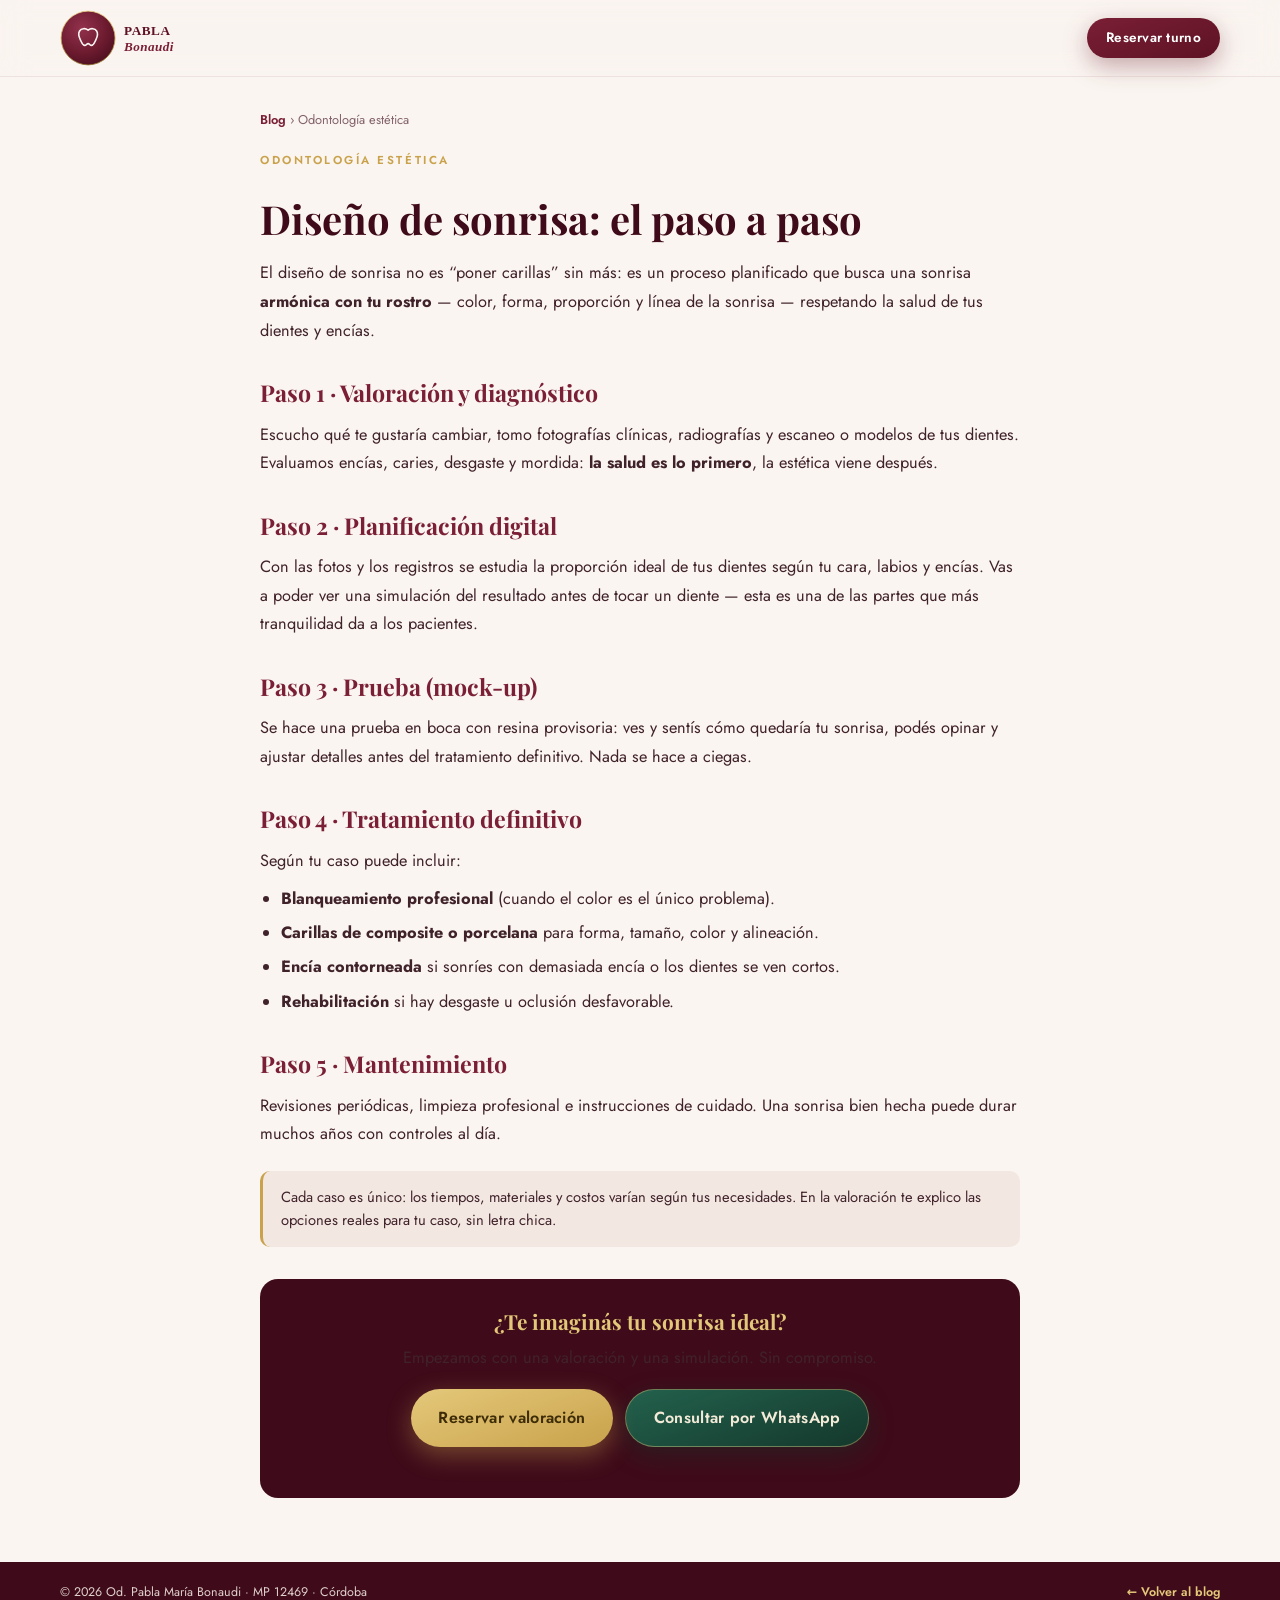
<file: blog-diseno-sonrisa.html>
<!DOCTYPE html>
<html lang="es-AR">
<head>
<meta charset="UTF-8" />
<meta name="viewport" content="width=device-width, initial-scale=1.0" />
<title>Diseño de sonrisa: el paso a paso | Od. Pabla Bonaudi · Córdoba</title>
<meta name="description" content="Cómo se planifica un diseño de sonrisa: diagnóstico, planificación digital, prueba y resultado final. Carillas y blanqueamiento con enfoque natural en Córdoba." />
<link rel="canonical" href="https://somospopups.github.io/Pabla/blog-diseno-sonrisa.html" />
<meta property="og:type" content="article" />
<meta property="og:title" content="Diseño de sonrisa: el paso a paso" />
<meta property="og:description" content="De la consulta inicial al resultado final: así se diseña una sonrisa a medida." />
<meta property="og:url" content="https://somospopups.github.io/Pabla/blog-diseno-sonrisa.html" />
<meta property="og:image" content="https://somospopups.github.io/Pabla/img/odontologia.jpg" />
<meta property="og:locale" content="es_AR" />
<link rel="icon" href="data:image/svg+xml,<svg xmlns='http://www.w3.org/2000/svg' viewBox='0 0 100 100'><circle cx='50' cy='50' r='46' fill='%235e1224' stroke='%23c9a24b' stroke-width='5'/><g transform='translate(24.5,27) scale(2.12)' fill='none' stroke='%23e9d9cf' stroke-width='1.5' stroke-linecap='round' stroke-linejoin='round'><path d='M12 5.5c-2.5-2-6-1.6-7.5.8-1.3 2-.7 5 .8 8 1.2 2.4 1.9 4.7 3.7 4.7 1.6 0 1.6-1.6 3-1.6s1.4 1.6 3 1.6c1.8 0 2.5-2.3 3.7-4.7 1.5-3 2.1-6 .8-8-1.5-2.4-5-2.8-7.5-.8z'/></g></svg>" />
<link rel="apple-touch-icon" href="img/apple-touch-icon.png" />
<link rel="preconnect" href="https://fonts.googleapis.com" />
<link rel="preconnect" href="https://fonts.gstatic.com" crossorigin />
<link href="https://fonts.googleapis.com/css2?family=Playfair+Display:ital,wght@0,600;0,700;1,400&family=Jost:wght@400;500;600;700&display=swap" rel="stylesheet" />
<link rel="stylesheet" href="styles.css" />
<script type="application/ld+json">
{"@context":"https://schema.org","@type":"Article","headline":"Diseño de sonrisa: el paso a paso","author":{"@type":"Person","name":"Od. Pabla María Bonaudi"},"datePublished":"2026-11-13","publisher":{"@type":"Organization","name":"Od. Pabla María Bonaudi"},"mainEntityOfPage":"https://somospopups.github.io/Pabla/blog-diseno-sonrisa.html"}
</script>
</head>
<body>
<header class="nav" id="nav">
  <div class="container nav-inner">
    <a href="index.html" class="brand"><img src="img/logo-horizontal.svg" alt="Od. Pabla María Bonaudi — Odontología y Armonización Orofacial" class="brand-logo" /></a>
    <a href="index.html#turnos" class="btn btn-primary btn-sm">Reservar turno</a>
  </div>
</header>

<article class="article">
  <div class="article-inner">
    <div class="breadcrumb"><a href="blog.html">Blog</a> › Odontología estética</div>
    <span class="eyebrow">Odontología estética</span>
    <h1>Diseño de sonrisa: el paso a paso</h1>

    <p>El diseño de sonrisa no es “poner carillas” sin más: es un proceso planificado que busca una sonrisa <strong>armónica con tu rostro</strong> — color, forma, proporción y línea de la sonrisa — respetando la salud de tus dientes y encías.</p>

    <h2>Paso 1 · Valoración y diagnóstico</h2>
    <p>Escucho qué te gustaría cambiar, tomo fotografías clínicas, radiografías y escaneo o modelos de tus dientes. Evaluamos encías, caries, desgaste y mordida: <strong>la salud es lo primero</strong>, la estética viene después.</p>

    <h2>Paso 2 · Planificación digital</h2>
    <p>Con las fotos y los registros se estudia la proporción ideal de tus dientes según tu cara, labios y encías. Vas a poder ver una simulación del resultado antes de tocar un diente — esta es una de las partes que más tranquilidad da a los pacientes.</p>

    <h2>Paso 3 · Prueba (mock-up)</h2>
    <p>Se hace una prueba en boca con resina provisoria: ves y sentís cómo quedaría tu sonrisa, podés opinar y ajustar detalles antes del tratamiento definitivo. Nada se hace a ciegas.</p>

    <h2>Paso 4 · Tratamiento definitivo</h2>
    <p>Según tu caso puede incluir:</p>
    <ul>
      <li><strong>Blanqueamiento profesional</strong> (cuando el color es el único problema).</li>
      <li><strong>Carillas de composite o porcelana</strong> para forma, tamaño, color y alineación.</li>
      <li><strong>Encía contorneada</strong> si sonríes con demasiada encía o los dientes se ven cortos.</li>
      <li><strong>Rehabilitación</strong> si hay desgaste u oclusión desfavorable.</li>
    </ul>

    <h2>Paso 5 · Mantenimiento</h2>
    <p>Revisiones periódicas, limpieza profesional e instrucciones de cuidado. Una sonrisa bien hecha puede durar muchos años con controles al día.</p>

    <div class="article-note">Cada caso es único: los tiempos, materiales y costos varían según tus necesidades. En la valoración te explico las opciones reales para tu caso, sin letra chica.</div>

    <div class="article-cta">
      <h3>¿Te imaginás tu sonrisa ideal?</h3>
      <p>Empezamos con una valoración y una simulación. Sin compromiso.</p>
      <div class="hero-ctas hero-ctas-center" style="margin-top:1rem">
        <a href="index.html#turnos" class="btn btn-gold btn-lg">Reservar valoración</a>
        <a class="btn btn-whatsapp btn-lg wa-link" data-wa-text="Hola Pabla! Quiero consultar por diseño de sonrisa." href="https://wa.me/5493512166540" target="_blank" rel="noopener">Consultar por WhatsApp</a>
      </div>
    </div>
  </div>
</article>

<footer class="footer"><div class="container footer-bottom-inner" style="padding:1.3rem 0"><p>© <span id="year"></span> Od. Pabla María Bonaudi · MP 12469 · Córdoba</p><div class="footer-legal"><a href="blog.html">← Volver al blog</a></div></div></footer>
<script>document.getElementById('year').textContent=new Date().getFullYear();document.querySelectorAll('.wa-link[data-wa-text]').forEach(a=>a.href='https://wa.me/5493512166540?text='+encodeURIComponent(a.dataset.waText));</script>
</body>
</html>
</file>
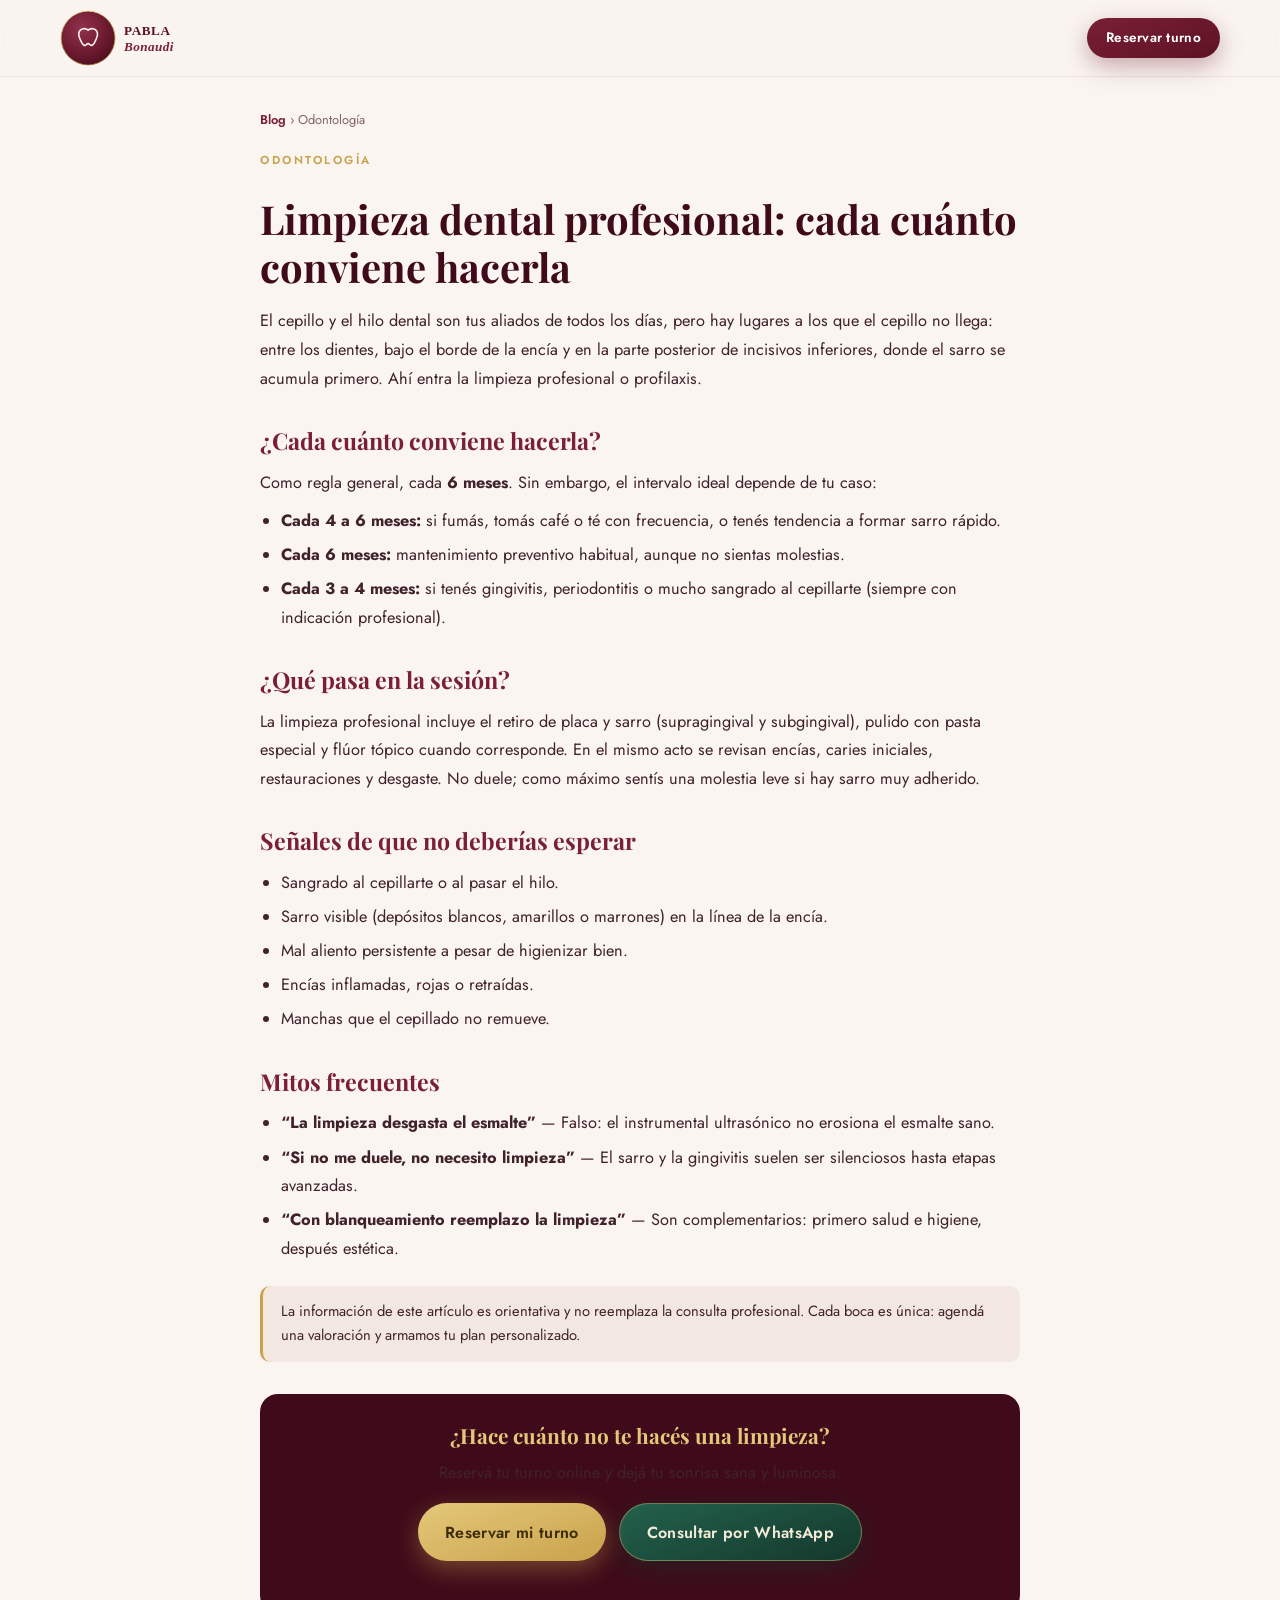
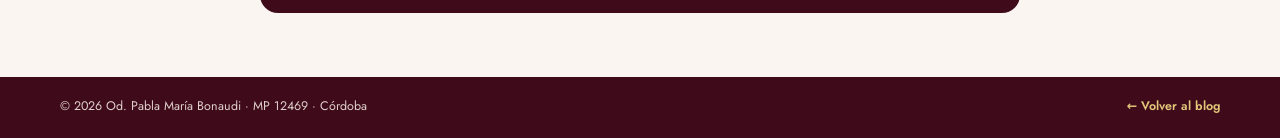
<file: blog-limpieza-dental.html>
<!DOCTYPE html>
<html lang="es-AR">
<head>
<meta charset="UTF-8" />
<meta name="viewport" content="width=device-width, initial-scale=1.0" />
<title>Limpieza dental profesional: cada cuánto conviene hacerla | Od. Pabla Bonaudi</title>
<meta name="description" content="Cada cuánto conviene hacer una limpieza dental profesional, qué es la profilaxis, señales de alerta y mitos frecuentes. Por Od. Pabla Bonaudi, Córdoba." />
<link rel="canonical" href="https://somospopups.github.io/Pabla/blog-limpieza-dental.html" />
<meta property="og:type" content="article" />
<meta property="og:title" content="Limpieza dental profesional: cada cuánto conviene hacerla" />
<meta property="og:description" content="Guía clara sobre profilaxis dental en Córdoba." />
<meta property="og:url" content="https://somospopups.github.io/Pabla/blog-limpieza-dental.html" />
<meta property="og:image" content="https://somospopups.github.io/Pabla/img/odontologia.jpg" />
<meta property="og:locale" content="es_AR" />
<link rel="icon" href="data:image/svg+xml,<svg xmlns='http://www.w3.org/2000/svg' viewBox='0 0 100 100'><circle cx='50' cy='50' r='46' fill='%235e1224' stroke='%23c9a24b' stroke-width='5'/><g transform='translate(24.5,27) scale(2.12)' fill='none' stroke='%23e9d9cf' stroke-width='1.5' stroke-linecap='round' stroke-linejoin='round'><path d='M12 5.5c-2.5-2-6-1.6-7.5.8-1.3 2-.7 5 .8 8 1.2 2.4 1.9 4.7 3.7 4.7 1.6 0 1.6-1.6 3-1.6s1.4 1.6 3 1.6c1.8 0 2.5-2.3 3.7-4.7 1.5-3 2.1-6 .8-8-1.5-2.4-5-2.8-7.5-.8z'/></g></svg>" />
<link rel="apple-touch-icon" href="img/apple-touch-icon.png" />
<link rel="preconnect" href="https://fonts.googleapis.com" />
<link rel="preconnect" href="https://fonts.gstatic.com" crossorigin />
<link href="https://fonts.googleapis.com/css2?family=Playfair+Display:ital,wght@0,600;0,700;1,400&family=Jost:wght@400;500;600;700&display=swap" rel="stylesheet" />
<link rel="stylesheet" href="styles.css" />
<script type="application/ld+json">
{"@context":"https://schema.org","@type":"Article","headline":"Limpieza dental profesional: cada cuánto conviene hacerla","author":{"@type":"Person","name":"Od. Pabla María Bonaudi"},"datePublished":"2026-11-27","publisher":{"@type":"Organization","name":"Od. Pabla María Bonaudi"},"mainEntityOfPage":"https://somospopups.github.io/Pabla/blog-limpieza-dental.html"}
</script>
</head>
<body>
<header class="nav" id="nav">
  <div class="container nav-inner">
    <a href="index.html" class="brand"><img src="img/logo-horizontal.svg" alt="Od. Pabla María Bonaudi — Odontología y Armonización Orofacial" class="brand-logo" /></a>
    <a href="index.html#turnos" class="btn btn-primary btn-sm">Reservar turno</a>
  </div>
</header>

<article class="article">
  <div class="article-inner">
    <div class="breadcrumb"><a href="blog.html">Blog</a> › Odontología</div>
    <span class="eyebrow">Odontología</span>
    <h1>Limpieza dental profesional: cada cuánto conviene hacerla</h1>

    <p>El cepillo y el hilo dental son tus aliados de todos los días, pero hay lugares a los que el cepillo no llega: entre los dientes, bajo el borde de la encía y en la parte posterior de incisivos inferiores, donde el sarro se acumula primero. Ahí entra la limpieza profesional o profilaxis.</p>

    <h2>¿Cada cuánto conviene hacerla?</h2>
    <p>Como regla general, cada <strong>6 meses</strong>. Sin embargo, el intervalo ideal depende de tu caso:</p>
    <ul>
      <li><strong>Cada 4 a 6 meses:</strong> si fumás, tomás café o té con frecuencia, o tenés tendencia a formar sarro rápido.</li>
      <li><strong>Cada 6 meses:</strong> mantenimiento preventivo habitual, aunque no sientas molestias.</li>
      <li><strong>Cada 3 a 4 meses:</strong> si tenés gingivitis, periodontitis o mucho sangrado al cepillarte (siempre con indicación profesional).</li>
    </ul>

    <h2>¿Qué pasa en la sesión?</h2>
    <p>La limpieza profesional incluye el retiro de placa y sarro (supragingival y subgingival), pulido con pasta especial y flúor tópico cuando corresponde. En el mismo acto se revisan encías, caries iniciales, restauraciones y desgaste. No duele; como máximo sentís una molestia leve si hay sarro muy adherido.</p>

    <h2>Señales de que no deberías esperar</h2>
    <ul>
      <li>Sangrado al cepillarte o al pasar el hilo.</li>
      <li>Sarro visible (depósitos blancos, amarillos o marrones) en la línea de la encía.</li>
      <li>Mal aliento persistente a pesar de higienizar bien.</li>
      <li>Encías inflamadas, rojas o retraídas.</li>
      <li>Manchas que el cepillado no remueve.</li>
    </ul>

    <h2>Mitos frecuentes</h2>
    <ul>
      <li><strong>“La limpieza desgasta el esmalte”</strong> — Falso: el instrumental ultrasónico no erosiona el esmalte sano.</li>
      <li><strong>“Si no me duele, no necesito limpieza”</strong> — El sarro y la gingivitis suelen ser silenciosos hasta etapas avanzadas.</li>
      <li><strong>“Con blanqueamiento reemplazo la limpieza”</strong> — Son complementarios: primero salud e higiene, después estética.</li>
    </ul>

    <div class="article-note">La información de este artículo es orientativa y no reemplaza la consulta profesional. Cada boca es única: agendá una valoración y armamos tu plan personalizado.</div>

    <div class="article-cta">
      <h3>¿Hace cuánto no te hacés una limpieza?</h3>
      <p>Reservá tu turno online y dejá tu sonrisa sana y luminosa.</p>
      <div class="hero-ctas hero-ctas-center" style="margin-top:1rem">
        <a href="index.html#turnos" class="btn btn-gold btn-lg">Reservar mi turno</a>
        <a class="btn btn-whatsapp btn-lg wa-link" data-wa-text="Hola Pabla! Quiero reservar una limpieza dental." href="https://wa.me/5493512166540" target="_blank" rel="noopener">Consultar por WhatsApp</a>
      </div>
    </div>
  </div>
</article>

<footer class="footer"><div class="container footer-bottom-inner" style="padding:1.3rem 0"><p>© <span id="year"></span> Od. Pabla María Bonaudi · MP 12469 · Córdoba</p><div class="footer-legal"><a href="blog.html">← Volver al blog</a></div></div></footer>
<script>document.getElementById('year').textContent=new Date().getFullYear();document.querySelectorAll('.wa-link[data-wa-text]').forEach(a=>a.href='https://wa.me/5493512166540?text='+encodeURIComponent(a.dataset.waText));</script>
</body>
</html>
</file>
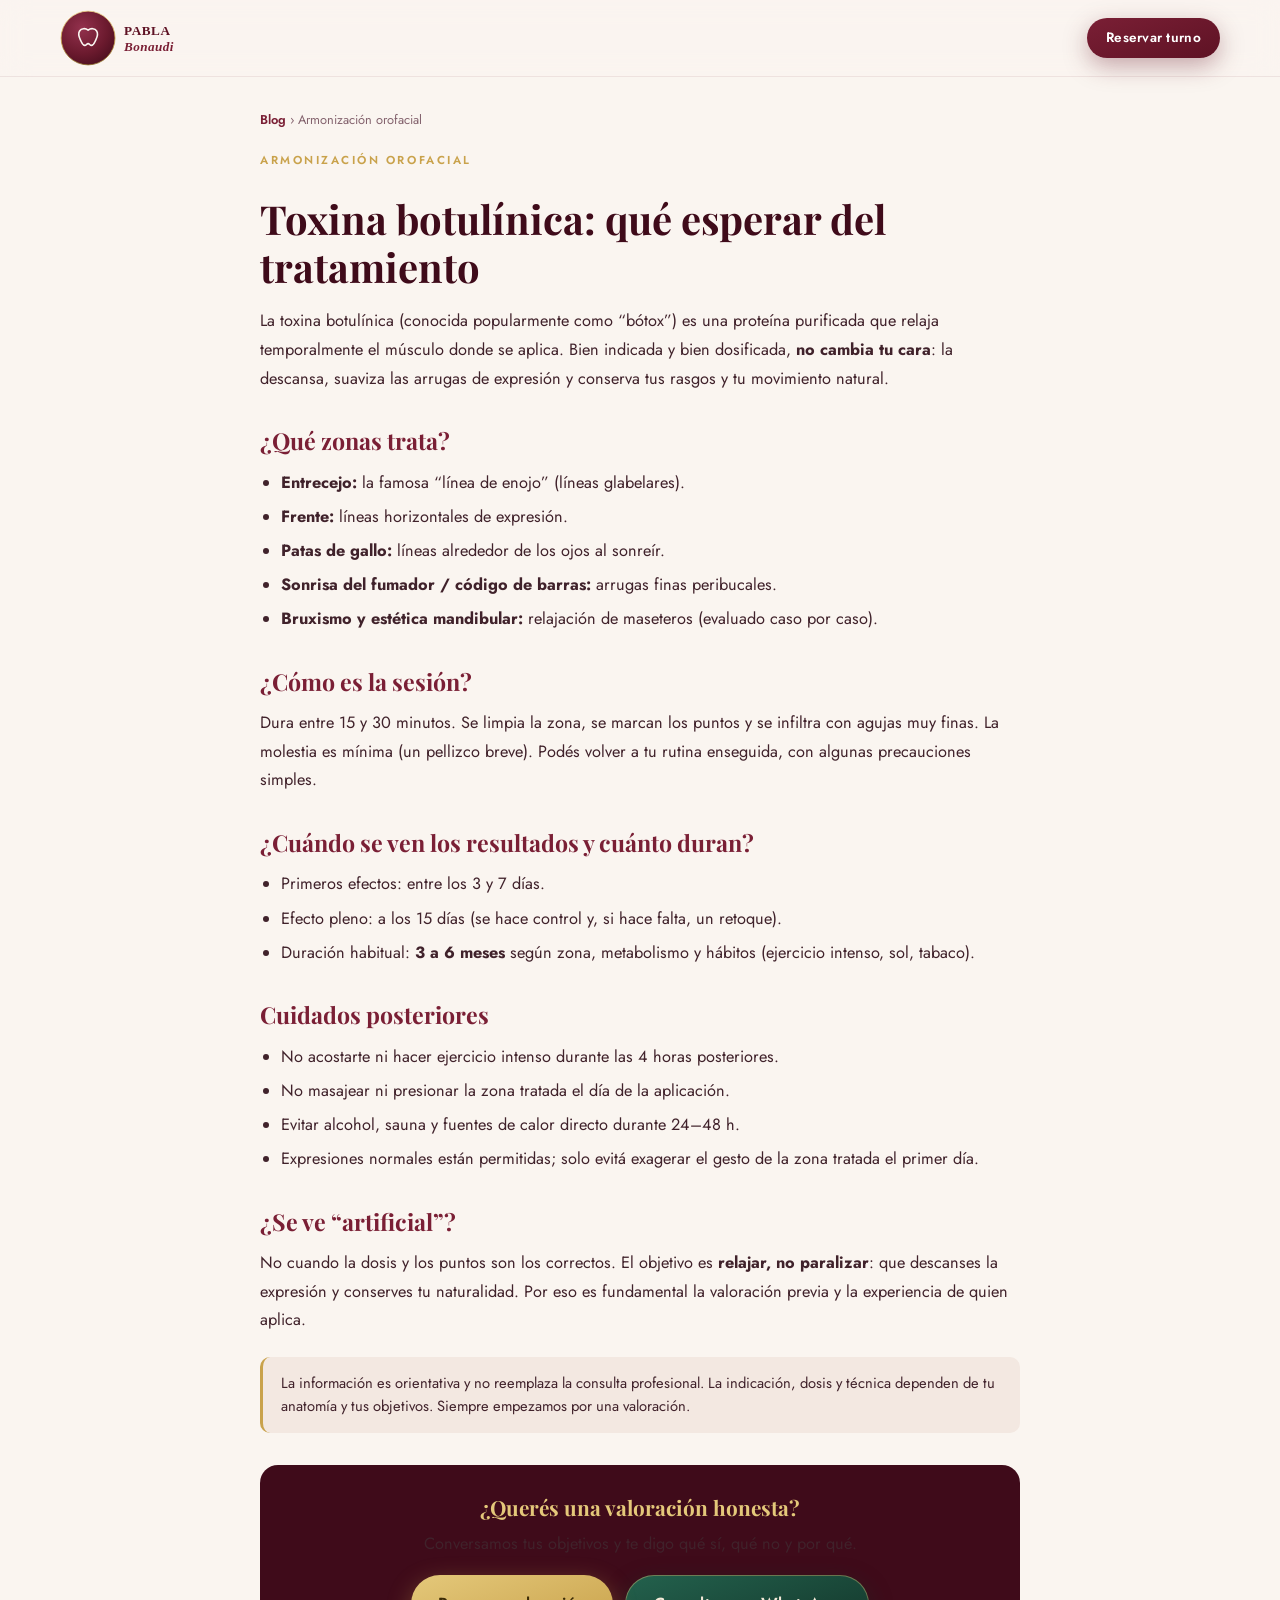
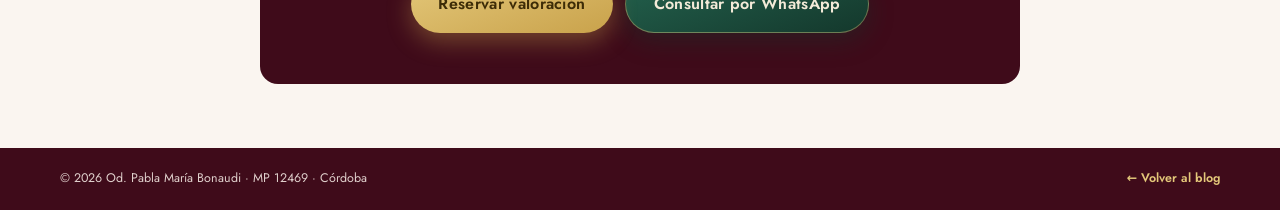
<file: blog-toxina-botulinica.html>
<!DOCTYPE html>
<html lang="es-AR">
<head>
<meta charset="UTF-8" />
<meta name="viewport" content="width=device-width, initial-scale=1.0" />
<title>Toxina botulínica en armonización orofacial: qué esperar | Od. Pabla Bonaudi</title>
<meta name="description" content="Qué es la toxina botulínica, qué zonas trata, cuánto dura el efecto, cuidados posteriores y cómo lograr un resultado natural. Por Od. Pabla Bonaudi, Córdoba." />
<link rel="canonical" href="https://somospopups.github.io/Pabla/blog-toxina-botulinica.html" />
<meta property="og:type" content="article" />
<meta property="og:title" content="Toxina botulínica: qué esperar del tratamiento" />
<meta property="og:description" content="Guía honesta sobre toxina botulínica (Bótox) en Córdoba." />
<meta property="og:url" content="https://somospopups.github.io/Pabla/blog-toxina-botulinica.html" />
<meta property="og:image" content="https://somospopups.github.io/Pabla/img/armonizacion.jpg" />
<meta property="og:locale" content="es_AR" />
<link rel="icon" href="data:image/svg+xml,<svg xmlns='http://www.w3.org/2000/svg' viewBox='0 0 100 100'><circle cx='50' cy='50' r='46' fill='%235e1224' stroke='%23c9a24b' stroke-width='5'/><g transform='translate(24.5,27) scale(2.12)' fill='none' stroke='%23e9d9cf' stroke-width='1.5' stroke-linecap='round' stroke-linejoin='round'><path d='M12 5.5c-2.5-2-6-1.6-7.5.8-1.3 2-.7 5 .8 8 1.2 2.4 1.9 4.7 3.7 4.7 1.6 0 1.6-1.6 3-1.6s1.4 1.6 3 1.6c1.8 0 2.5-2.3 3.7-4.7 1.5-3 2.1-6 .8-8-1.5-2.4-5-2.8-7.5-.8z'/></g></svg>" />
<link rel="apple-touch-icon" href="img/apple-touch-icon.png" />
<link rel="preconnect" href="https://fonts.googleapis.com" />
<link rel="preconnect" href="https://fonts.gstatic.com" crossorigin />
<link href="https://fonts.googleapis.com/css2?family=Playfair+Display:ital,wght@0,600;0,700;1,400&family=Jost:wght@400;500;600;700&display=swap" rel="stylesheet" />
<link rel="stylesheet" href="styles.css" />
<script type="application/ld+json">
{"@context":"https://schema.org","@type":"Article","headline":"Toxina botulínica en armonización orofacial: qué esperar","author":{"@type":"Person","name":"Od. Pabla María Bonaudi"},"datePublished":"2026-11-20","publisher":{"@type":"Organization","name":"Od. Pabla María Bonaudi"},"mainEntityOfPage":"https://somospopups.github.io/Pabla/blog-toxina-botulinica.html"}
</script>
</head>
<body>
<header class="nav" id="nav">
  <div class="container nav-inner">
    <a href="index.html" class="brand"><img src="img/logo-horizontal.svg" alt="Od. Pabla María Bonaudi — Odontología y Armonización Orofacial" class="brand-logo" /></a>
    <a href="index.html#turnos" class="btn btn-primary btn-sm">Reservar turno</a>
  </div>
</header>

<article class="article">
  <div class="article-inner">
    <div class="breadcrumb"><a href="blog.html">Blog</a> › Armonización orofacial</div>
    <span class="eyebrow">Armonización orofacial</span>
    <h1>Toxina botulínica: qué esperar del tratamiento</h1>

    <p>La toxina botulínica (conocida popularmente como “bótox”) es una proteína purificada que relaja temporalmente el músculo donde se aplica. Bien indicada y bien dosificada, <strong>no cambia tu cara</strong>: la descansa, suaviza las arrugas de expresión y conserva tus rasgos y tu movimiento natural.</p>

    <h2>¿Qué zonas trata?</h2>
    <ul>
      <li><strong>Entrecejo:</strong> la famosa “línea de enojo” (líneas glabelares).</li>
      <li><strong>Frente:</strong> líneas horizontales de expresión.</li>
      <li><strong>Patas de gallo:</strong> líneas alrededor de los ojos al sonreír.</li>
      <li><strong>Sonrisa del fumador / código de barras:</strong> arrugas finas peribucales.</li>
      <li><strong>Bruxismo y estética mandibular:</strong> relajación de maseteros (evaluado caso por caso).</li>
    </ul>

    <h2>¿Cómo es la sesión?</h2>
    <p>Dura entre 15 y 30 minutos. Se limpia la zona, se marcan los puntos y se infiltra con agujas muy finas. La molestia es mínima (un pellizco breve). Podés volver a tu rutina enseguida, con algunas precauciones simples.</p>

    <h2>¿Cuándo se ven los resultados y cuánto duran?</h2>
    <ul>
      <li>Primeros efectos: entre los 3 y 7 días.</li>
      <li>Efecto pleno: a los 15 días (se hace control y, si hace falta, un retoque).</li>
      <li>Duración habitual: <strong>3 a 6 meses</strong> según zona, metabolismo y hábitos (ejercicio intenso, sol, tabaco).</li>
    </ul>

    <h2>Cuidados posteriores</h2>
    <ul>
      <li>No acostarte ni hacer ejercicio intenso durante las 4 horas posteriores.</li>
      <li>No masajear ni presionar la zona tratada el día de la aplicación.</li>
      <li>Evitar alcohol, sauna y fuentes de calor directo durante 24–48 h.</li>
      <li>Expresiones normales están permitidas; solo evitá exagerar el gesto de la zona tratada el primer día.</li>
    </ul>

    <h2>¿Se ve “artificial”?</h2>
    <p>No cuando la dosis y los puntos son los correctos. El objetivo es <strong>relajar, no paralizar</strong>: que descanses la expresión y conserves tu naturalidad. Por eso es fundamental la valoración previa y la experiencia de quien aplica.</p>

    <div class="article-note">La información es orientativa y no reemplaza la consulta profesional. La indicación, dosis y técnica dependen de tu anatomía y tus objetivos. Siempre empezamos por una valoración.</div>

    <div class="article-cta">
      <h3>¿Querés una valoración honesta?</h3>
      <p>Conversamos tus objetivos y te digo qué sí, qué no y por qué.</p>
      <div class="hero-ctas hero-ctas-center" style="margin-top:1rem">
        <a href="index.html#turnos" class="btn btn-gold btn-lg">Reservar valoración</a>
        <a class="btn btn-whatsapp btn-lg wa-link" data-wa-text="Hola Pabla! Quiero consultar por toxina botulínica." href="https://wa.me/5493512166540" target="_blank" rel="noopener">Consultar por WhatsApp</a>
      </div>
    </div>
  </div>
</article>

<footer class="footer"><div class="container footer-bottom-inner" style="padding:1.3rem 0"><p>© <span id="year"></span> Od. Pabla María Bonaudi · MP 12469 · Córdoba</p><div class="footer-legal"><a href="blog.html">← Volver al blog</a></div></div></footer>
<script>document.getElementById('year').textContent=new Date().getFullYear();document.querySelectorAll('.wa-link[data-wa-text]').forEach(a=>a.href='https://wa.me/5493512166540?text='+encodeURIComponent(a.dataset.waText));</script>
</body>
</html>
</file>
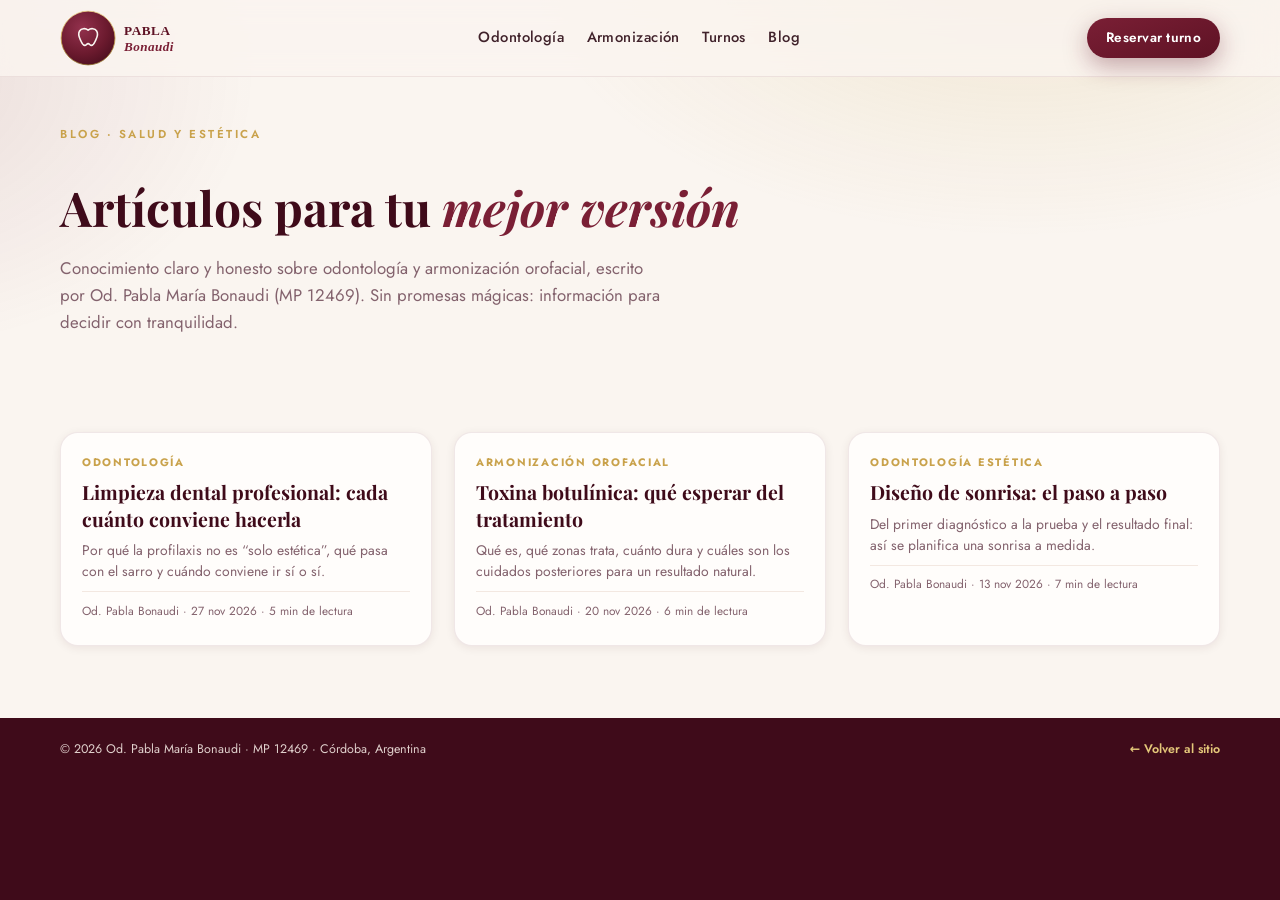
<file: blog.html>
<!DOCTYPE html>
<html lang="es-AR">
<head>
<meta charset="UTF-8" />
<meta name="viewport" content="width=device-width, initial-scale=1.0" />
<title>Blog | Od. Pabla María Bonaudi · Odontología y Armonización Orofacial en Córdoba</title>
<meta name="description" content="Artículos sobre salud bucal, diseño de sonrisa y armonización orofacial: limpieza dental, toxina botulínica, carillas y más. Por Od. Pabla María Bonaudi (MP 12469), Córdoba." />
<link rel="canonical" href="https://somospopups.github.io/Pabla/blog.html" />
<meta property="og:title" content="Blog | Od. Pabla María Bonaudi" />
<meta property="og:description" content="Artículos sobre salud bucal y estética facial en Córdoba." />
<meta property="og:type" content="website" />
<meta property="og:url" content="https://somospopups.github.io/Pabla/blog.html" />
<meta property="og:image" content="https://somospopups.github.io/Pabla/img/hero.jpg" />
<meta property="og:locale" content="es_AR" />
<link rel="icon" href="data:image/svg+xml,<svg xmlns='http://www.w3.org/2000/svg' viewBox='0 0 100 100'><circle cx='50' cy='50' r='46' fill='%235e1224' stroke='%23c9a24b' stroke-width='5'/><g transform='translate(24.5,27) scale(2.12)' fill='none' stroke='%23e9d9cf' stroke-width='1.5' stroke-linecap='round' stroke-linejoin='round'><path d='M12 5.5c-2.5-2-6-1.6-7.5.8-1.3 2-.7 5 .8 8 1.2 2.4 1.9 4.7 3.7 4.7 1.6 0 1.6-1.6 3-1.6s1.4 1.6 3 1.6c1.8 0 2.5-2.3 3.7-4.7 1.5-3 2.1-6 .8-8-1.5-2.4-5-2.8-7.5-.8z'/></g></svg>" />
<link rel="apple-touch-icon" href="img/apple-touch-icon.png" />
<link rel="preconnect" href="https://fonts.googleapis.com" />
<link rel="preconnect" href="https://fonts.gstatic.com" crossorigin />
<link href="https://fonts.googleapis.com/css2?family=Playfair+Display:ital,wght@0,600;0,700;1,400&family=Jost:wght@400;500;600;700&display=swap" rel="stylesheet" />
<link rel="stylesheet" href="styles.css" />
</head>
<body>

<header class="nav" id="nav">
  <div class="container nav-inner">
    <a href="index.html" class="brand" aria-label="Inicio">
      <img src="img/logo-horizontal.svg" alt="Od. Pabla María Bonaudi — Odontología y Armonización Orofacial" class="brand-logo" />
    </a>
    <nav class="nav-links" id="navLinks">
      <a href="index.html#odontologia">Odontología</a>
      <a href="index.html#armonizacion">Armonización</a>
      <a href="index.html#turnos">Turnos</a>
      <a href="blog.html" aria-current="page">Blog</a>
    </nav>
    <a href="index.html#turnos" class="btn btn-primary btn-sm nav-cta">Reservar turno</a>
  </div>
</header>

<section class="blog-hero">
  <div class="container">
    <span class="eyebrow">Blog · Salud y estética</span>
    <h1>Artículos para tu <em>mejor versión</em></h1>
    <p>Conocimiento claro y honesto sobre odontología y armonización orofacial, escrito por Od. Pabla María Bonaudi (MP 12469). Sin promesas mágicas: información para decidir con tranquilidad.</p>
  </div>
</section>

<section class="blog-grid">
  <div class="container">
    <div class="blog-cards">
      <a class="blog-card" href="blog-limpieza-dental.html">
        <div class="blog-card-body">
          <span class="blog-tag">Odontología</span>
          <h2>Limpieza dental profesional: cada cuánto conviene hacerla</h2>
          <p>Por qué la profilaxis no es “solo estética”, qué pasa con el sarro y cuándo conviene ir sí o sí.</p>
          <div class="blog-meta">Od. Pabla Bonaudi · 27 nov 2026 · 5 min de lectura</div>
        </div>
      </a>
      <a class="blog-card" href="blog-toxina-botulinica.html">
        <div class="blog-card-body">
          <span class="blog-tag">Armonización orofacial</span>
          <h2>Toxina botulínica: qué esperar del tratamiento</h2>
          <p>Qué es, qué zonas trata, cuánto dura y cuáles son los cuidados posteriores para un resultado natural.</p>
          <div class="blog-meta">Od. Pabla Bonaudi · 20 nov 2026 · 6 min de lectura</div>
        </div>
      </a>
      <a class="blog-card" href="blog-diseno-sonrisa.html">
        <div class="blog-card-body">
          <span class="blog-tag">Odontología estética</span>
          <h2>Diseño de sonrisa: el paso a paso</h2>
          <p>Del primer diagnóstico a la prueba y el resultado final: así se planifica una sonrisa a medida.</p>
          <div class="blog-meta">Od. Pabla Bonaudi · 13 nov 2026 · 7 min de lectura</div>
        </div>
      </a>
    </div>
  </div>
</section>

<footer class="footer">
  <div class="container footer-bottom-inner" style="padding:1.4rem 0">
    <p>© <span id="year"></span> Od. Pabla María Bonaudi · MP 12469 · Córdoba, Argentina</p>
    <div class="footer-legal"><a href="index.html">← Volver al sitio</a></div>
  </div>
</footer>
<script>document.getElementById('year').textContent = new Date().getFullYear();</script>
</body>
</html>
</file>
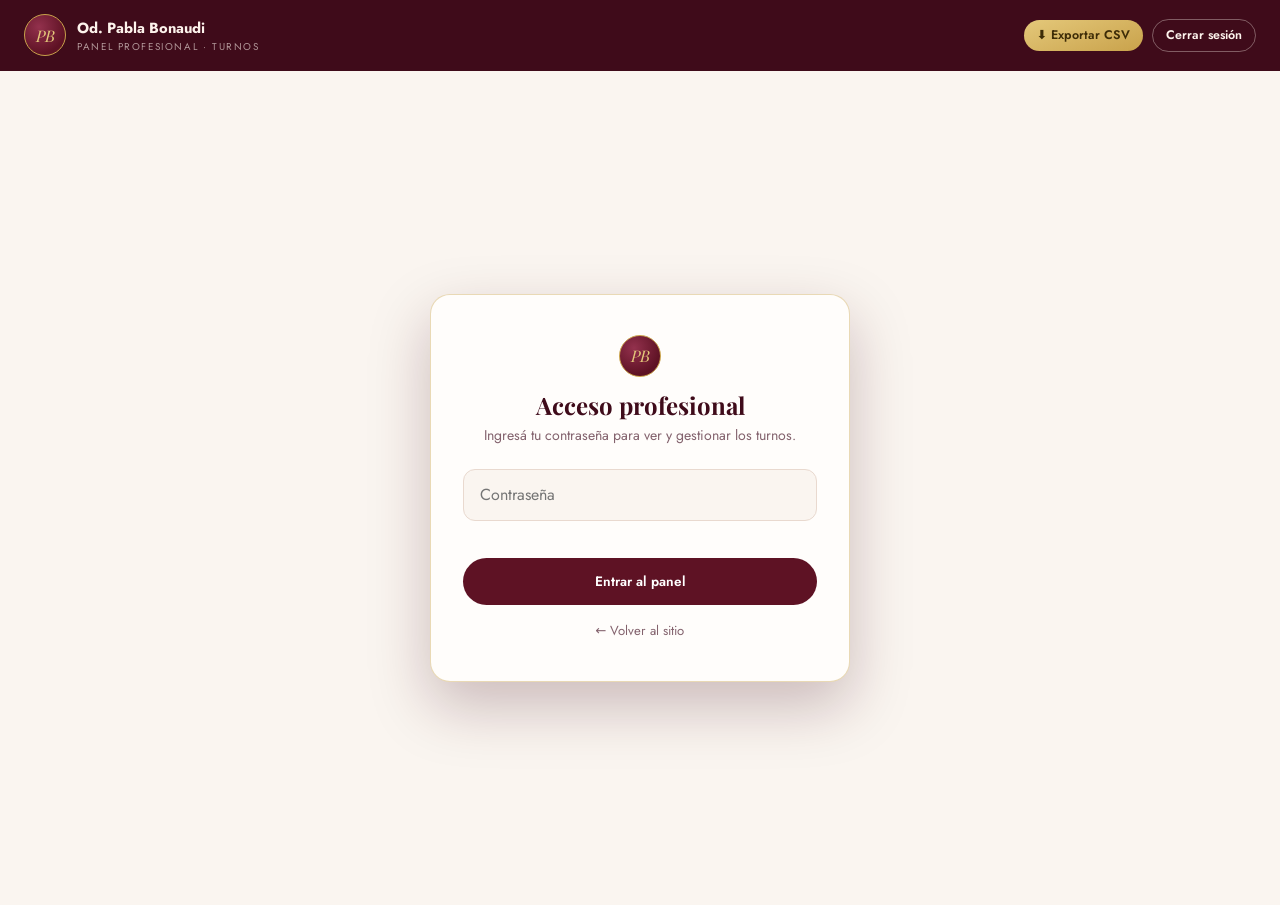
<file: public/admin.html>
<!DOCTYPE html>
<html lang="es-AR">
<head>
<meta charset="UTF-8" />
<meta name="viewport" content="width=device-width, initial-scale=1.0" />
<title>Panel profesional · Od. Pabla Bonaudi</title>
<meta name="robots" content="noindex, nofollow" />
<link rel="icon" href="data:image/svg+xml,<svg xmlns='http://www.w3.org/2000/svg' viewBox='0 0 100 100'><circle cx='50' cy='50' r='48' fill='%235e1224'/><text x='50' y='68' font-size='42' text-anchor='middle' fill='%23e4c87a' font-family='Georgia' font-style='italic'>PB</text></svg>" />
<link href="https://fonts.googleapis.com/css2?family=Playfair+Display:ital,wght@0,600;0,700;1,400&family=Jost:wght@400;500;600;700&display=swap" rel="stylesheet" />
<style>
:root{
  --bordo:#5e1224; --bordo-2:#7a1f35; --bordo-3:#93314d; --vino:#3f0b1a;
  --crema:#faf5f0; --nude:#f3e8e1; --nude-2:#e9d9cf; --dorado:#c9a24b; --dorado-suave:#e4c87a;
  --texto:#40222b; --texto-suave:#83626d; --blanco:#fffdfb;
  --verde:#1da851; --ambar:#d97706; --rojo:#b3261e;
  --font-display:'Playfair Display', Georgia, serif; --font-body:'Jost', system-ui, sans-serif;
}
*{margin:0;padding:0;box-sizing:border-box}
body{font-family:var(--font-body);background:var(--crema);color:var(--texto);min-height:100vh}
.topbar{background:var(--vino);color:#fdf3ec;padding:.9rem 1.5rem;display:flex;justify-content:space-between;align-items:center;gap:1rem;flex-wrap:wrap}
.topbar .brand{display:flex;align-items:center;gap:.7rem;text-decoration:none;color:inherit}
.monogram{width:42px;height:42px;border-radius:50%;display:grid;place-items:center;font-family:var(--font-display);font-style:italic;color:var(--dorado-suave);background:radial-gradient(circle at 35% 30%, var(--bordo-3), var(--bordo) 70%);border:1.5px solid var(--dorado)}
.topbar small{display:block;font-size:.62rem;letter-spacing:.16em;text-transform:uppercase;color:rgba(253,243,236,.6)}
.topbar strong{font-size:.92rem}
.topbar-actions{display:flex;gap:.6rem;align-items:center}
.btn{display:inline-flex;align-items:center;gap:.45rem;border:none;border-radius:999px;cursor:pointer;font-family:var(--font-body);font-weight:600;font-size:.85rem;padding:.6rem 1.2rem;text-decoration:none;transition:transform .2s, filter .2s}
.btn:hover{filter:brightness(1.08);transform:translateY(-1px)}
.btn-gold{background:linear-gradient(160deg,var(--dorado-suave),var(--dorado));color:#3d2c07}
.btn-ghost{background:transparent;color:#fdf3ec;border:1px solid rgba(253,243,236,.35)}
.btn-bordo{background:var(--bordo);color:#fff}
.btn-verde{background:var(--verde);color:#062f16}
.btn-rojo{background:var(--rojo);color:#fff}
.btn-sm{padding:.4rem .8rem;font-size:.78rem}

/* ---------- Login ---------- */
.login-wrap{min-height:calc(100vh - 66px);display:grid;place-items:center;padding:2rem}
.login-card{background:var(--blanco);border-radius:20px;box-shadow:0 24px 60px rgba(63,11,26,.25);border:1px solid rgba(201,162,75,.4);padding:2.5rem 2rem;width:min(420px,100%);text-align:center}
.login-card h1{font-family:var(--font-display);color:var(--vino);font-size:1.5rem;margin:.8rem 0 .2rem}
.login-card p{color:var(--texto-suave);font-size:.88rem;margin-bottom:1.5rem}
.login-card input{width:100%;padding:.85rem 1rem;border-radius:12px;border:1.5px solid var(--nude-2);font-family:var(--font-body);font-size:1rem;outline:none;margin-bottom:.8rem;background:var(--crema)}
.login-card input:focus{border-color:var(--bordo-3);box-shadow:0 0 0 3px rgba(147,49,77,.15)}
.login-error{color:var(--rojo);font-size:.85rem;min-height:1.3em;margin-bottom:.4rem;font-weight:500}
.back-link{display:inline-block;margin-top:1rem;font-size:.82rem;color:var(--texto-suave);text-decoration:none}
.back-link:hover{color:var(--bordo)}

/* ---------- Dashboard ---------- */
.dashboard{display:none;padding:1.5rem;max-width:1200px;margin:0 auto}
.stats{display:grid;grid-template-columns:repeat(4,1fr);gap:.9rem;margin-bottom:1.4rem}
.stat{background:var(--blanco);border:1px solid var(--nude-2);border-radius:16px;padding:1rem 1.1rem;box-shadow:0 2px 10px rgba(63,11,26,.07)}
.stat small{font-size:.68rem;letter-spacing:.12em;text-transform:uppercase;color:var(--texto-suave);display:block}
.stat strong{font-family:var(--font-display);font-size:1.9rem;color:var(--vino);display:block;line-height:1.2}
.stat.accent{background:var(--vino);border-color:var(--bordo)}
.stat.accent small{color:rgba(253,243,236,.6)}
.stat.accent strong{color:var(--dorado-suave)}
.panel{background:var(--blanco);border:1px solid var(--nude-2);border-radius:18px;box-shadow:0 6px 24px rgba(63,11,26,.08);overflow:hidden}
.panel-head{display:flex;justify-content:space-between;align-items:center;gap:1rem;flex-wrap:wrap;padding:1.1rem 1.3rem;border-bottom:1px solid var(--nude)}
.panel-head h2{font-family:var(--font-display);color:var(--vino);font-size:1.15rem}
.filters{display:flex;gap:.4rem;flex-wrap:wrap;padding:.9rem 1.3rem;border-bottom:1px solid var(--nude);background:var(--crema)}
.filter-btn{border:1.5px solid var(--nude-2);background:var(--blanco);border-radius:999px;padding:.38rem .95rem;font-size:.8rem;font-weight:600;color:var(--texto-suave);cursor:pointer;font-family:var(--font-body);transition:all .2s}
.filter-btn:hover{border-color:var(--bordo-3);color:var(--bordo)}
.filter-btn.active{background:var(--bordo);border-color:var(--bordo);color:#fff}
.search-row{padding:.9rem 1.3rem;border-bottom:1px solid var(--nude)}
.search-row input{width:100%;padding:.7rem .95rem;border-radius:12px;border:1.5px solid var(--nude-2);outline:none;font-family:var(--font-body);background:var(--crema)}
.search-row input:focus{border-color:var(--bordo-3)}
.appointments{display:flex;flex-direction:column}
.day-group{padding:.8rem 1.3rem .3rem;font-size:.72rem;letter-spacing:.14em;text-transform:uppercase;color:var(--dorado);font-weight:700;background:linear-gradient(180deg, var(--nude), transparent)}
.appt{display:grid;grid-template-columns:70px 1.4fr 1.6fr auto;gap:1rem;align-items:center;padding:.85rem 1.3rem;border-bottom:1px solid var(--nude)}
.appt:last-child{border-bottom:none}
.appt-time{font-family:var(--font-display);font-size:1.15rem;color:var(--vino);font-weight:700}
.appt-time small{display:block;font-size:.62rem;font-family:var(--font-body);color:var(--texto-suave);letter-spacing:.06em}
.appt-name{font-weight:600;color:var(--vino)}
.appt-name a{color:inherit;text-decoration:none;font-size:.82rem;color:var(--texto-suave);display:flex;align-items:center;gap:.3rem}
.appt-name a:hover{color:var(--bordo-2)}
.appt-treatment{font-size:.88rem;color:var(--texto)}
.appt-treatment small{display:block;color:var(--texto-suave);font-size:.74rem}
.appt-notes{font-size:.78rem;color:var(--texto-suave);font-style:italic;margin-top:.15rem}
.appt-actions{display:flex;flex-direction:column;gap:.35rem;align-items:flex-end}
.badge{font-size:.68rem;font-weight:700;letter-spacing:.08em;text-transform:uppercase;border-radius:999px;padding:.25rem .75rem}
.badge-pendiente{background:#fef3c7;color:#92400e}
.badge-confirmado{background:#dcfce7;color:#166534}
.badge-cancelado{background:#fee2e2;color:#b91c1c}
.appt-buttons{display:flex;gap:.35rem}
.empty{text-align:center;padding:3rem 1rem;color:var(--texto-suave)}
.loading{text-align:center;padding:2rem;color:var(--texto-suave)}
@media (max-width:820px){
  .stats{grid-template-columns:repeat(2,1fr)}
  .appt{grid-template-columns:1fr;gap:.35rem;padding:.9rem 1.1rem}
  .appt-actions{flex-direction:row;align-items:center;justify-content:space-between;width:100%}
}
</style>
</head>
<body>

<header class="topbar">
  <a class="brand" href="index.html">
    <span class="monogram">PB</span>
    <span><strong>Od. Pabla Bonaudi</strong><small>Panel profesional · Turnos</small></span>
  </a>
  <div class="topbar-actions" id="topbarActions" hidden>
    <button class="btn btn-gold btn-sm" id="exportCsvBtn">⬇ Exportar CSV</button>
    <button class="btn btn-ghost btn-sm" id="logoutBtn">Cerrar sesión</button>
  </div>
</header>

<!-- ════════ LOGIN ════════ -->
<div class="login-wrap" id="loginWrap">
  <form class="login-card" id="loginForm">
    <div class="monogram" style="margin:0 auto">PB</div>
    <h1>Acceso profesional</h1>
    <p>Ingresá tu contraseña para ver y gestionar los turnos.</p>
    <input type="password" id="passwordInput" placeholder="Contraseña" autocomplete="current-password" required />
    <div class="login-error" id="loginError" role="alert"></div>
    <button type="submit" class="btn btn-bordo" style="width:100%;justify-content:center;padding:.85rem">Entrar al panel</button>
    <a class="back-link" href="index.html">← Volver al sitio</a>
  </form>
</div>

<!-- ════════ DASHBOARD ════════ -->
<main class="dashboard" id="dashboard">
  <div class="stats">
    <div class="stat accent"><small>Turnos hoy</small><strong id="statToday">0</strong></div>
    <div class="stat"><small>Pendientes de confirmar</small><strong id="statPending">0</strong></div>
    <div class="stat"><small>Confirmados (próximos)</small><strong id="statConfirmed">0</strong></div>
    <div class="stat"><small>Total registrados</small><strong id="statTotal">0</strong></div>
  </div>

  <div class="panel">
    <div class="panel-head">
      <h2>Agenda de turnos</h2>
      <button class="btn btn-bordo btn-sm" id="refreshBtn">↻ Actualizar</button>
    </div>
    <div class="filters" id="filters">
      <button class="filter-btn active" data-filter="all">Todos</button>
      <button class="filter-btn" data-filter="today">Hoy</button>
      <button class="filter-btn" data-filter="pendiente">Pendientes</button>
      <button class="filter-btn" data-filter="confirmado">Confirmados</button>
      <button class="filter-btn" data-filter="cancelado">Cancelados</button>
    </div>
    <div class="search-row">
      <input type="text" id="searchInput" placeholder="Buscar por nombre, teléfono o tratamiento…" />
    </div>
    <div class="appointments" id="appointmentsList"><div class="loading">Cargando turnos…</div></div>
  </div>
</main>

<script>
'use strict';
const WA = '5493512166540';
const $ = (s) => document.querySelector(s);
const $$ = (s) => [...document.querySelectorAll(s)];
let token = sessionStorage.getItem('pb_admin_token') || null;
let appointments = [];
let currentFilter = 'all';
let searchTerm = '';

const loginWrap = $('#loginWrap'), dashboard = $('#dashboard'), topbarActions = $('#topbarActions');

function showDashboard() {
  loginWrap.style.display = 'none';
  dashboard.style.display = 'block';
  topbarActions.hidden = false;
  loadAppointments();
}
function showLogin() {
  loginWrap.style.display = 'grid';
  dashboard.style.display = 'none';
  topbarActions.hidden = true;
}

/* ---------- Login ---------- */
$('#loginForm').addEventListener('submit', async (e) => {
  e.preventDefault();
  const err = $('#loginError'); err.textContent = '';
  const password = $('#passwordInput').value;
  try {
    const res = await fetch('/api/admin/login', {
      method: 'POST', headers: { 'Content-Type': 'application/json' }, body: JSON.stringify({ password })
    });
    const data = await res.json();
    if (!res.ok) { err.textContent = data.error || 'Contraseña incorrecta.'; return; }
    token = data.token;
    sessionStorage.setItem('pb_admin_token', token);
    showDashboard();
  } catch { err.textContent = 'Error de conexión.'; }
});

$('#logoutBtn').addEventListener('click', () => { sessionStorage.removeItem('pb_admin_token'); token = null; showLogin(); });
$('#refreshBtn').addEventListener('click', loadAppointments);

/* ---------- Cargar turnos ---------- */
async function loadAppointments() {
  const list = $('#appointmentsList');
  list.innerHTML = '<div class="loading">Cargando turnos…</div>';
  try {
    const res = await fetch('/api/admin/appointments', { headers: { 'x-admin-token': token } });
    if (res.status === 401) { sessionStorage.removeItem('pb_admin_token'); token = null; showLogin(); return; }
    const data = await res.json();
    appointments = data.appointments || [];
    renderStats();
    renderList();
  } catch { list.innerHTML = '<div class="empty">Error de conexión. Probá actualizar.</div>'; }
}

function todayISO() {
  const n = new Date(); const off = n.getTimezoneOffset();
  return new Date(n.getTime() - off * 60000).toISOString().slice(0, 10);
}
const prettyDate = (iso) => new Date(iso + 'T12:00:00').toLocaleDateString('es-AR', { weekday: 'long', day: 'numeric', month: 'long', year: 'numeric' });
const esc = (s) => String(s).replace(/[&<>"']/g, (c) => ({'&':'&amp;','<':'&lt;','>':'&gt;','"':'&quot;',"'":'&#39;'}[c]));

function renderStats() {
  const t = todayISO();
  $('#statToday').textContent = appointments.filter(a => a.date === t && a.status !== 'cancelado').length;
  $('#statPending').textContent = appointments.filter(a => a.status === 'pendiente').length;
  $('#statConfirmed').textContent = appointments.filter(a => a.status === 'confirmado' && a.date >= t).length;
  $('#statTotal').textContent = appointments.length;
}

function matchesFilter(a) {
  const t = todayISO();
  if (currentFilter === 'today') return a.date === t;
  if (currentFilter === 'all') return true;
  return a.status === currentFilter;
}
function matchesSearch(a) {
  if (!searchTerm) return true;
  const hay = `${a.name} ${a.phone} ${a.treatment} ${a.area} ${a.notes || ''}`.toLowerCase();
  return hay.includes(searchTerm);
}

function renderList() {
  const list = $('#appointmentsList');
  const filtered = appointments.filter(a => matchesFilter(a) && matchesSearch(a));
  if (!filtered.length) { list.innerHTML = '<div class="empty">No hay turnos para mostrar con este filtro.</div>'; return; }

  let html = '', lastDate = null;
  for (const a of filtered) {
    if (a.date !== lastDate) { html += `<div class="day-group">${esc(prettyDate(a.date))}</div>`; lastDate = a.date; }
    const digits = a.phone.replace(/\D/g, '');
    const waNum = digits.startsWith('54') ? digits : '549' + digits.replace(/^0/, '').replace(/^15/, '');
    const waLink = `https://wa.me/${waNum}?text=${encodeURIComponent(`Hola ${a.name.split(' ')[0]}! Te escribo por tu turno del ${a.date.split('-').reverse().join('/')} a las ${a.time} hs (${a.treatment}).`)}`;
    html += `
    <div class="appt" data-id="${esc(a.id)}">
      <div class="appt-time">${esc(a.time)}<small>${a.area === 'odontologia' ? 'Odonto' : 'Armonización'}</small></div>
      <div class="appt-name">${esc(a.name)}
        <a href="${esc(waLink)}" target="_blank" rel="noopener">📱 ${esc(a.phone)}</a>
      </div>
      <div class="appt-treatment">${esc(a.treatment)}${a.notes ? `<div class="appt-notes">“${esc(a.notes)}”</div>` : ''}</div>
      <div class="appt-actions">
        <span class="badge badge-${esc(a.status)}">${esc(a.status)}</span>
        <div class="appt-buttons">
          ${a.status !== 'confirmado' ? `<button class="btn btn-verde btn-sm" data-action="confirmado">✓ Confirmar</button>` : ''}
          ${a.status !== 'cancelado' ? `<button class="btn btn-rojo btn-sm" data-action="cancelado">✕ Cancelar</button>` : `<button class="btn btn-bordo btn-sm" data-action="pendiente">↺ Reactivar</button>`}
          <button class="btn btn-ghost btn-sm" data-action="delete" style="color:var(--rojo);border-color:#f3c0c0;background:#fff">🗑</button>
        </div>
      </div>
    </div>`;
  }
  list.innerHTML = html;
}

$('#filters').addEventListener('click', (e) => {
  const btn = e.target.closest('.filter-btn'); if (!btn) return;
  currentFilter = btn.dataset.filter;
  $$('.filter-btn').forEach(b => b.classList.toggle('active', b === btn));
  renderList();
});
$('#searchInput').addEventListener('input', (e) => { searchTerm = e.target.value.trim().toLowerCase(); renderList(); });

/* ---------- Acciones sobre turnos ---------- */
$('#appointmentsList').addEventListener('click', async (e) => {
  const btn = e.target.closest('button[data-action]'); if (!btn) return;
  const row = btn.closest('.appt'); const id = row?.dataset.id; const action = btn.dataset.action;
  if (!id) return;

  if (action === 'delete') {
    if (!confirm('¿Eliminar este turno definitivamente?')) return;
    await fetch(`/api/admin/appointments/${id}`, { method: 'DELETE', headers: { 'x-admin-token': token } });
  } else {
    await fetch(`/api/admin/appointments/${id}`, {
      method: 'PATCH', headers: { 'Content-Type': 'application/json', 'x-admin-token': token },
      body: JSON.stringify({ status: action }),
    });
  }
  loadAppointments();
});

/* ---------- Exportar CSV ---------- */
$('#exportCsvBtn').addEventListener('click', () => {
  const header = ['Fecha', 'Horario', 'Paciente', 'Teléfono', 'Área', 'Tratamiento', 'Estado', 'Nota', 'Creado'];
  const rows = appointments.map(a => [a.date, a.time, a.name, a.phone, a.area === 'odontologia' ? 'Odontología' : 'Armonización Orofacial', a.treatment, a.status, (a.notes || '').replace(/[\n;]+/g, ' '), a.createdAt || '']);
  const csv = [header, ...rows].map(r => r.map(c => `"${String(c).replace(/"/g, '""')}"`).join(';')).join('\r\n');
  const blob = new Blob(['﻿' + csv], { type: 'text/csv;charset=utf-8' });
  const url = URL.createObjectURL(blob);
  const a = document.createElement('a');
  a.href = url; a.download = 'turnos-pabla-bonaudi.csv'; a.click();
  URL.revokeObjectURL(url);
});

/* ---------- Arranque ---------- */
if (token) showDashboard(); else showLogin();
</script>
</body>
</html>
</file>
<file: styles.css>
/* ============================================================
   Od. Pabla María Bonaudi — Hoja de estilos
   Paleta: bordo profundo · crema · dorado champán
   ============================================================ */

:root {
  --bordo: #5e1224;
  --bordo-2: #7a1f35;
  --bordo-3: #93314d;
  --vino: #3f0b1a;
  --crema: #faf5f0;
  --nude: #f3e8e1;
  --nude-2: #e9d9cf;
  --dorado: #c9a24b;
  --dorado-suave: #e4c87a;
  --texto: #40222b;
  --texto-suave: #83626d;
  --blanco: #fffdfb;
  --wa: #1d5c46;
  --wa-oscuro: #1d5c46;
  --wa-hover: #2a7055;
  --shadow-sm: 0 2px 10px rgba(63, 11, 26, .08);
  --shadow-md: 0 10px 30px rgba(63, 11, 26, .14);
  --shadow-lg: 0 24px 60px rgba(63, 11, 26, .28);
  --radius: 18px;
  --font-display: 'Playfair Display', Georgia, 'Times New Roman', serif;
  --font-body: 'Jost', 'Segoe UI', system-ui, -apple-system, sans-serif;
}

* { margin: 0; padding: 0; box-sizing: border-box; }

html { scroll-behavior: smooth; scroll-padding-top: 96px; background: var(--vino); }

body {
  font-family: var(--font-body);
  background: var(--crema);
  color: var(--texto);
  line-height: 1.6;
  -webkit-font-smoothing: antialiased;
  overflow-x: hidden;
}

.container { width: min(1160px, 100% - 2.5rem); margin-inline: auto; }
.container-narrow { width: min(880px, 100% - 2.5rem); margin-inline: auto; }

img { max-width: 100%; display: block; }

em { font-family: var(--font-display); font-style: italic; color: var(--bordo-2); }

/* ---------- Botones ---------- */
.btn {
  display: inline-flex; align-items: center; gap: .55rem;
  font-family: var(--font-body); font-weight: 600; letter-spacing: .02em;
  border: none; border-radius: 999px; cursor: pointer; text-decoration: none;
  transition: transform .25s ease, box-shadow .25s ease, background .25s ease, color .25s ease;
  white-space: nowrap;
}
.btn:active { transform: scale(.97); }
.btn-sm { padding: .55rem 1.2rem; font-size: .85rem; }
.btn-lg { padding: .95rem 1.7rem; font-size: 1rem; }
.btn-block { width: 100%; justify-content: center; }
.btn-primary {
  background: linear-gradient(160deg, var(--bordo-2), var(--bordo));
  color: #fff; box-shadow: 0 8px 24px rgba(94, 18, 36, .35);
}
.btn-primary:hover { transform: translateY(-2px); box-shadow: 0 14px 34px rgba(94, 18, 36, .45); }
.btn-gold {
  background: linear-gradient(160deg, var(--dorado-suave), var(--dorado));
  color: #3d2c07; box-shadow: 0 8px 24px rgba(201, 162, 75, .4);
}
.btn-gold:hover { transform: translateY(-2px); box-shadow: 0 14px 34px rgba(201, 162, 75, .5); }
.btn-whatsapp {
  background: linear-gradient(160deg, #23614d, #14382c);
  color: #f3ead8; box-shadow: 0 8px 24px rgba(20, 56, 44, .4);
  border: 1px solid rgba(228, 200, 122, .4);
}
.btn-whatsapp:hover { transform: translateY(-2px); box-shadow: 0 14px 34px rgba(20, 56, 44, .5); border-color: rgba(228, 200, 122, .7); }
.btn-outline {
  background: transparent; color: var(--bordo); border: 1.5px solid var(--bordo-3);
}
.btn-outline:hover { background: var(--bordo); color: #fff; border-color: var(--bordo); }
.btn-ghost { background: transparent; color: var(--texto-suave); border: 1.5px solid var(--nude-2); }
.btn-ghost:hover { border-color: var(--bordo-3); color: var(--bordo); }

/* ---------- Nav ---------- */
.nav {
  position: fixed; top: 0; left: 0; right: 0; z-index: 100;
  background: rgba(250, 245, 240, .82);
  backdrop-filter: blur(14px); -webkit-backdrop-filter: blur(14px);
  border-bottom: 1px solid rgba(94, 18, 36, .08);
  transition: box-shadow .3s ease;
}
.nav.scrolled { box-shadow: var(--shadow-md); }
.nav-inner { display: flex; align-items: center; justify-content: space-between; gap: 1rem; height: 76px; }
.brand { display: flex; align-items: center; gap: .7rem; text-decoration: none; color: inherit; }
.brand-monogram {
  width: 46px; height: 46px; border-radius: 50%;
  display: grid; place-items: center; flex-shrink: 0;
  font-family: var(--font-display); font-style: italic; font-size: 1.15rem; color: var(--dorado-suave);
  background: radial-gradient(circle at 35% 30%, var(--bordo-3), var(--bordo) 70%);
  border: 1.5px solid var(--dorado);
}
.brand-text { display: flex; flex-direction: column; line-height: 1.15; }
.brand-text strong { font-size: .92rem; color: var(--bordo); letter-spacing: .02em; }
.brand-text small { font-size: .62rem; letter-spacing: .14em; text-transform: uppercase; color: var(--texto-suave); margin-top: .2rem; }
.nav-links { display: flex; align-items: center; gap: 1.4rem; }
.nav-links a { text-decoration: none; color: var(--texto); font-weight: 500; font-size: .92rem; letter-spacing: .03em; transition: color .2s; }
.nav-links a:hover { color: var(--bordo-2); }
.nav-admin { font-size: .78rem !important; color: var(--texto-suave) !important; border: 1px solid var(--nude-2); padding: .35rem .8rem; border-radius: 999px; }
.nav-admin:hover { color: var(--bordo) !important; border-color: var(--bordo-3); }
.nav-actions { display: flex; align-items: center; gap: .6rem; }
.hamburger { display: none; background: none; border: none; cursor: pointer; width: 40px; height: 40px; flex-direction: column; justify-content: center; gap: 5px; }
.hamburger span { display: block; height: 2px; background: var(--bordo); border-radius: 2px; transition: .3s; }
.hamburger.active span:nth-child(1) { transform: translateY(7px) rotate(45deg); }
.hamburger.active span:nth-child(2) { opacity: 0; }
.hamburger.active span:nth-child(3) { transform: translateY(-7px) rotate(-45deg); }

/* ---------- Hero ---------- */
.hero {
  position: relative; padding: 120px 0 70px; overflow: hidden;
  background:
    radial-gradient(1100px 600px at 85% -10%, rgba(201, 162, 75, .18), transparent 55%),
    radial-gradient(800px 500px at -10% 30%, rgba(122, 31, 53, .12), transparent 55%),
    var(--crema);
}
.hero-decor {
  position: absolute; top: -180px; right: -180px; width: 560px; height: 560px; border-radius: 50%;
  border: 1.5px solid rgba(201, 162, 75, .35); pointer-events: none;
}
.hero-decor::after {
  content: ""; position: absolute; inset: 60px; border-radius: 50%;
  border: 1px dashed rgba(122, 31, 53, .25);
}
.hero-grid { display: grid; grid-template-columns: 1.05fr .95fr; gap: 3rem; align-items: center; position: relative; }
.hero-badge {
  display: inline-flex; align-items: center; gap: .5rem;
  background: var(--blanco); border: 1px solid var(--nude-2); border-radius: 999px;
  padding: .35rem 1rem; font-size: .78rem; font-weight: 600; letter-spacing: .08em;
  text-transform: uppercase; color: var(--bordo-2); box-shadow: var(--shadow-sm); margin-bottom: 1.4rem;
}
.hero-badge .dot { width: 8px; height: 8px; border-radius: 50%; background: var(--dorado); box-shadow: 0 0 0 3px rgba(201,162,75,.3); }
.hero-title {
  font-family: var(--font-display); font-weight: 700; color: var(--vino);
  font-size: clamp(2.3rem, 5vw, 3.6rem); line-height: 1.12; letter-spacing: -.01em; margin-bottom: 1.3rem;
}
.hero-title em { color: var(--bordo-2); }
.hero-sub { font-size: 1.1rem; color: var(--texto-suave); max-width: 34ch; margin-bottom: 1.8rem; font-weight: 400; }
.hero-ctas { display: flex; gap: .8rem; flex-wrap: wrap; margin-bottom: 1.6rem; }
.hero-ctas-center { justify-content: center; }
.hero-trust { list-style: none; display: flex; flex-wrap: wrap; gap: 1.2rem; }
.hero-trust li { display: flex; align-items: center; gap: .4rem; font-size: .82rem; color: var(--texto-suave); font-weight: 500; }
.hero-trust svg { width: 16px; height: 16px; color: var(--dorado); flex-shrink: 0; }

.hero-visual { position: relative; display: flex; justify-content: center; }
.arch-frame {
  width: min(400px, 88vw); aspect-ratio: 4 / 5.1;
  border-radius: 999px 999px 24px 24px; overflow: hidden;
  border: 6px solid var(--blanco); outline: 1.5px solid var(--dorado);
  box-shadow: var(--shadow-lg);
}
.arch-frame img { width: 100%; height: 100%; object-fit: cover; object-position: center 22%; }
.float-card {
  position: absolute; display: flex; align-items: center; gap: .6rem;
  background: rgba(255, 253, 251, .92); backdrop-filter: blur(8px);
  border: 1px solid rgba(201, 162, 75, .45); border-radius: 16px;
  padding: .6rem .85rem; box-shadow: var(--shadow-md);
  animation: floatY 5s ease-in-out infinite;
}
.float-card svg { color: var(--bordo-2); flex-shrink: 0; }
.float-card strong { display: block; font-size: .82rem; color: var(--vino); line-height: 1.2; }
.float-card span { font-size: .68rem; color: var(--texto-suave); letter-spacing: .03em; }
.float-card-1 { top: 14%; left: -4%; animation-delay: 0s; }
.float-card-2 { bottom: 12%; right: -4%; animation-delay: 2.4s; }
@keyframes floatY { 0%,100% { transform: translateY(0); } 50% { transform: translateY(-14px); } }

/* ---------- Divisor dorado ---------- */
.gold-divider { display: flex; align-items: center; gap: 1rem; padding: 0 2rem; }
.gold-divider::before, .gold-divider::after {
  content: ""; flex: 1; height: 1px;
  background: linear-gradient(90deg, transparent, var(--dorado), transparent);
}
.gold-divider span { color: var(--dorado); font-size: 1rem; }

/* ---------- Encabezados de sección ---------- */
.section-head { text-align: center; max-width: 640px; margin: 0 auto 3rem; }
.eyebrow {
  display: inline-block; font-size: .72rem; font-weight: 600; letter-spacing: .22em;
  text-transform: uppercase; color: var(--dorado); margin-bottom: .8rem;
}
.section-head h2 {
  font-family: var(--font-display); font-weight: 700; color: var(--vino);
  font-size: clamp(1.8rem, 4vw, 2.6rem); line-height: 1.15; margin-bottom: .8rem;
}
.section-head p { color: var(--texto-suave); font-size: 1.02rem; }

/* ---------- Áreas ---------- */
.areas { padding: calc(76px + 2.5rem) 0 5rem; background: var(--crema); }
.areas-grid { display: grid; grid-template-columns: 1fr 1fr; gap: 1.6rem; }
.area-card {
  position: relative; border-radius: var(--radius); overflow: hidden;
  min-height: 380px; display: flex; align-items: flex-end; text-decoration: none;
  box-shadow: var(--shadow-md); transition: transform .4s ease, box-shadow .4s ease;
}
.area-card:hover { transform: translateY(-6px); box-shadow: var(--shadow-lg); }
.area-card img { position: absolute; inset: 0; width: 100%; height: 100%; object-fit: cover; transition: transform .6s ease; }
.area-card:hover img { transform: scale(1.05); }
.area-card-overlay { position: absolute; inset: 0; background: linear-gradient(180deg, rgba(63,11,26,.05) 30%, rgba(63,11,26,.82) 100%); }
.area-card-body { position: relative; padding: 1.6rem; color: #fff; }
.area-number { font-family: var(--font-display); font-style: italic; color: var(--dorado-suave); font-size: .95rem; letter-spacing: .2em; }
.area-card h3 { font-family: var(--font-display); font-size: 1.7rem; font-weight: 600; margin: .3rem 0 .4rem; }
.area-card p { font-size: .92rem; color: rgba(255,255,255,.88); margin-bottom: .7rem; max-width: 42ch; }
.area-link { display: inline-flex; align-items: center; gap: .4rem; font-weight: 600; font-size: .88rem; color: var(--dorado-suave); letter-spacing: .04em; }

/* ---------- Tratamientos ---------- */
.treatments { padding: 5rem 0; background: linear-gradient(180deg, var(--crema) 0%, var(--nude) 100%); }
.treatments-alt { background: var(--vino); }
.treatments-alt .section-head h2, .treatments-alt .section-head p { color: #fdf3ec; }
.treatments-alt em { color: var(--dorado-suave); }
.cards-grid { display: grid; grid-template-columns: repeat(4, 1fr); gap: 1.2rem; }
.tcard {
  background: var(--blanco); border: 1px solid rgba(94,18,36,.09);
  border-radius: var(--radius); padding: 1.4rem 1.3rem 1.2rem;
  display: flex; flex-direction: column; box-shadow: var(--shadow-sm);
  transition: transform .3s ease, box-shadow .3s ease; position: relative;
}
.treatments-alt .tcard { background: rgba(255,255,255,.06); border-color: rgba(228,200,122,.22); backdrop-filter: blur(6px); }
.tcard:hover { transform: translateY(-5px); box-shadow: var(--shadow-md); }
.tcard-icon {
  width: 52px; height: 52px; border-radius: 50%; display: grid; place-items: center;
  background: rgba(201,162,75,.06); border: 1.6px solid var(--dorado); color: #b98a34;
  box-shadow: inset 0 0 14px rgba(201,162,75,.18);
  margin-bottom: .8rem; flex-shrink: 0;
}
.treatments-alt .tcard-icon { background: rgba(228,200,122,.08); color: var(--dorado-suave); }
.tcard h3 { font-family: var(--font-display); font-size: 1.06rem; font-weight: 600; color: var(--vino); line-height: 1.3; margin-bottom: .35rem; }
.treatments-alt .tcard h3 { color: #fdf3ec; }
.tcard p { font-size: .8rem; color: var(--texto-suave); line-height: 1.5; margin-bottom: .9rem; flex-grow: 1; }
.treatments-alt .tcard p { color: rgba(253,243,236,.72); }
.tcard-actions { display: flex; gap: .45rem; }
.tcard-btn {
  flex: 1; display: inline-flex; align-items: center; justify-content: center; gap: .35rem;
  font-size: .76rem; font-weight: 600; letter-spacing: .03em; padding: .5rem .4rem;
  border-radius: 10px; border: none; cursor: pointer; text-decoration: none; transition: filter .2s, transform .2s;
  font-family: var(--font-body);
}
.tcard-btn:hover { filter: brightness(1.06); transform: translateY(-1px); }
.tcard-btn-book {
  background: var(--bordo); color: #fdf3ec; gap: .55rem;
  box-shadow: 0 8px 18px -8px rgba(94,18,36,.55);
  transition: transform .2s ease, box-shadow .2s ease, filter .2s ease;
}
.tcard-btn-book svg { stroke: var(--dorado-suave); transition: transform .25s ease; }
.tcard-btn-book:hover { transform: translateY(-2px); box-shadow: 0 13px 26px -10px rgba(94,18,36,.6); }
.tcard-btn-book:hover svg { animation: calJiggle .45s ease; }
.treatments-alt .tcard-btn-book {
  background: var(--dorado); color: var(--vino);
  box-shadow: 0 8px 18px -8px rgba(201,162,75,.55);
}
.treatments-alt .tcard-btn-book svg { stroke: var(--vino); }
.treatments-alt .tcard-btn-book:hover { box-shadow: 0 13px 26px -10px rgba(201,162,75,.6); }
@keyframes calJiggle {
  0%,100% { transform: rotate(0); }
  30% { transform: rotate(-10deg) scale(1.12); }
  60% { transform: rotate(8deg); }
}

/* ---------- Turnero ---------- */
.booking { padding: 5rem 0; background: var(--crema); position: relative; }
.booking-wrap { display: grid; grid-template-columns: 1.25fr .75fr; gap: 1.6rem; align-items: start; }
.booking-form {
  background: var(--blanco); border-radius: var(--radius); box-shadow: var(--shadow-md);
  border: 1px solid rgba(94,18,36,.09); padding: 1.8rem; display: flex; flex-direction: column; gap: 1.3rem;
}
.form-step { border: none; }
.form-step legend {
  display: flex; align-items: center; gap: .55rem;
  font-size: .78rem; font-weight: 700; letter-spacing: .12em; text-transform: uppercase;
  color: var(--bordo-2); margin-bottom: .65rem;
}
.step-num {
  width: 24px; height: 24px; border-radius: 50%; background: var(--bordo); color: var(--dorado-suave);
  display: inline-grid; place-items: center; font-size: .75rem; font-family: var(--font-display);
}
.area-pills { display: grid; grid-template-columns: 1fr 1fr; gap: .7rem; }
.area-pill {
  display: flex; align-items: center; justify-content: center; gap: .5rem;
  padding: .85rem .6rem; border-radius: 14px; border: 1.5px solid var(--nude-2);
  background: var(--crema); color: var(--texto); font-family: var(--font-body);
  font-size: .92rem; font-weight: 600; cursor: pointer; transition: all .25s ease;
}
.area-pill:hover { border-color: var(--bordo-3); color: var(--bordo); }
.area-pill.selected {
  background: linear-gradient(160deg, var(--bordo-2), var(--bordo)); color: #fff;
  border-color: var(--bordo); box-shadow: 0 8px 22px rgba(94,18,36,.35);
}
.area-pill.selected svg { color: var(--dorado-suave); }

select, input[type="date"], input[type="text"], input[type="tel"], textarea {
  width: 100%; padding: .8rem .95rem; border-radius: 12px;
  border: 1.5px solid var(--nude-2); background: var(--crema);
  font-family: var(--font-body); font-size: .96rem; color: var(--texto);
  transition: border-color .2s, box-shadow .2s; outline: none;
}
select:focus, input:focus, textarea:focus { border-color: var(--bordo-3); box-shadow: 0 0 0 3px rgba(147, 49, 77, .15); }
select:disabled { opacity: .6; cursor: not-allowed; }
.form-row { display: grid; grid-template-columns: 1fr 1fr; gap: .7rem; margin-bottom: .7rem; }
textarea { resize: vertical; }

.slots-grid { display: grid; grid-template-columns: repeat(auto-fill, minmax(74px, 1fr)); gap: .5rem; }
.slots-empty { grid-column: 1 / -1; font-size: .86rem; color: var(--texto-suave); padding: .6rem .2rem; }
.slot {
  padding: .55rem .2rem; text-align: center; border-radius: 10px;
  border: 1.5px solid var(--nude-2); background: var(--crema);
  font-family: var(--font-body); font-size: .88rem; font-weight: 600; color: var(--texto);
  cursor: pointer; transition: all .2s ease;
}
.slot:hover:not(:disabled) { border-color: var(--bordo-3); color: var(--bordo); transform: translateY(-1px); }
.slot.selected { background: var(--bordo); color: #fff; border-color: var(--bordo); box-shadow: 0 6px 16px rgba(94,18,36,.35); }
.slot:disabled { opacity: .38; text-decoration: line-through; cursor: not-allowed; background: var(--nude); }
.form-error { color: #b3261e; font-size: .88rem; min-height: 1.2em; font-weight: 500; }

.booking-aside { display: flex; flex-direction: column; gap: 1.2rem; position: sticky; top: 96px; }
.summary-card {
  background: var(--vino); color: #fdf3ec; border-radius: var(--radius);
  padding: 1.6rem; box-shadow: var(--shadow-md); position: relative; overflow: hidden;
}
.summary-card::before {
  content: "✦"; position: absolute; top: -14px; right: 8px; font-size: 5rem; color: rgba(228, 200, 122, .15);
}
.summary-card h3 { font-family: var(--font-display); font-weight: 600; font-size: 1.15rem; color: var(--dorado-suave); margin-bottom: 1rem; }
.summary-card ul { list-style: none; display: flex; flex-direction: column; gap: .65rem; }
.summary-card li { display: flex; justify-content: space-between; gap: 1rem; border-bottom: 1px solid rgba(253,243,236,.14); padding-bottom: .6rem; font-size: .88rem; }
.summary-card li span { color: rgba(253,243,236,.6); }
.summary-card li strong { text-align: right; font-weight: 600; }
.summary-note { font-size: .78rem; color: rgba(253,243,236,.75); margin-top: .9rem; line-height: 1.5; }
.summary-note b { color: var(--dorado-suave); }

.booking-success {
  max-width: 620px; margin: 0 auto; text-align: center; background: var(--blanco);
  border-radius: var(--radius); padding: 3rem 2rem; box-shadow: var(--shadow-lg);
  border: 1px solid rgba(201,162,75,.5);
}
.success-icon {
  width: 84px; height: 84px; border-radius: 50%; margin: 0 auto 1.2rem;
  background: radial-gradient(circle at 35% 30%, #2a7055, #14382c 80%); color: #f3ead8;
  display: grid; place-items: center; box-shadow: 0 10px 30px rgba(20,56,44,.45);
  border: 1.5px solid rgba(228, 200, 122, .55);
  animation: popIn .5s cubic-bezier(.2, 1.4, .4, 1);
}
@keyframes popIn { from { transform: scale(0); opacity: 0; } to { transform: scale(1); opacity: 1; } }
.booking-success h3 { font-family: var(--font-display); font-size: 1.6rem; color: var(--vino); margin-bottom: .6rem; }
.booking-success p { color: var(--texto-suave); margin-bottom: 1.4rem; }
.success-actions { display: flex; gap: .7rem; justify-content: center; flex-wrap: wrap; }

/* ---------- Sobre mí ---------- */
.about { padding: 5rem 0; background: linear-gradient(180deg, var(--nude) 0%, var(--crema) 100%); }
.about-grid { display: grid; grid-template-columns: .9fr 1.1fr; gap: 3.5rem; align-items: center; }
.about-visual { position: relative; }
.about-visual img { border-radius: var(--radius); box-shadow: var(--shadow-lg); object-fit: cover; aspect-ratio: 3/3.8; width: 100%; }
.about-mp {
  position: absolute; bottom: -16px; left: -14px; background: var(--vino); color: var(--dorado-suave);
  font-family: var(--font-display); font-size: .85rem; letter-spacing: .12em;
  padding: .7rem 1.2rem; border-radius: 999px; border: 1.5px solid var(--dorado); box-shadow: var(--shadow-md);
}
.about-mp strong { font-size: 1.05rem; }
.about-copy .eyebrow { text-align: left; }
.about-copy h2 { font-family: var(--font-display); font-size: clamp(1.8rem, 4vw, 2.5rem); color: var(--vino); margin: .5rem 0 1rem; }
.about-copy > p { color: var(--texto-suave); margin-bottom: 1.6rem; font-size: 1.02rem; }
.about-values { list-style: none; display: flex; flex-direction: column; gap: 1.1rem; margin-bottom: 1.8rem; }
.about-values li { display: flex; gap: 1rem; align-items: flex-start; }
.value-num { font-family: var(--font-display); font-style: italic; color: var(--dorado); font-size: 1.3rem; line-height: 1; padding-top: .15rem; }
.about-values strong { color: var(--vino); font-size: .98rem; }
.about-values p { color: var(--texto-suave); font-size: .88rem; }

/* ---------- FAQ ---------- */
.faq { padding: 5rem 0; background: var(--crema); }
.faq-list { display: flex; flex-direction: column; gap: .8rem; }
.faq-list details {
  background: var(--blanco); border: 1px solid var(--nude-2); border-radius: 14px;
  padding: 0; overflow: hidden; box-shadow: var(--shadow-sm);
}
.faq-list summary {
  list-style: none; cursor: pointer; padding: 1.1rem 1.4rem;
  font-weight: 600; color: var(--vino); font-size: .98rem;
  display: flex; justify-content: space-between; align-items: center; gap: 1rem;
}
.faq-list summary::-webkit-details-marker { display: none; }
.faq-list summary::after { content: "+"; font-family: var(--font-display); font-size: 1.5rem; color: var(--dorado); transition: transform .3s; line-height: 1; }
.faq-list details[open] summary::after { transform: rotate(45deg); }
.faq-list details p { padding: 0 1.4rem 1.1rem; color: var(--texto-suave); font-size: .93rem; }
.faq-list a { color: var(--bordo-2); font-weight: 600; }

/* ---------- CTA final ---------- */
.final-cta {
  padding: 4rem 0 5rem; text-align: center; color: #fdf3ec;
  background:
    radial-gradient(700px 350px at 50% -10%, rgba(228,200,122,.28), transparent 60%),
    linear-gradient(160deg, var(--bordo-2), var(--vino));
}
.final-cta h2 { font-family: var(--font-display); font-size: clamp(1.9rem, 4.5vw, 2.8rem); font-weight: 700; margin-bottom: .8rem; }
.final-cta em { color: var(--dorado-suave); }
.final-cta p { color: rgba(253,243,236,.85); margin-bottom: 1.6rem; font-size: 1.05rem; }

/* ---------- Footer ---------- */
.footer { background: var(--vino); color: rgba(253,243,236,.85); }
.footer-grid { display: grid; grid-template-columns: 1.3fr 1fr 1fr; gap: 2.5rem; padding: 3.5rem 0 2rem; }
.footer .brand-text strong, .footer .brand-text small { color: #fdf3ec; }
.footer .brand-text small { color: rgba(253,243,236,.55); }
.footer-note { font-size: .88rem; margin-top: .9rem; max-width: 38ch; color: rgba(253,243,236,.7); }
.footer-note strong { color: var(--dorado-suave); }
.footer-col h4 { font-size: .72rem; letter-spacing: .2em; text-transform: uppercase; color: var(--dorado-suave); margin-bottom: .8rem; }
.footer-link { display: flex; align-items: center; gap: .5rem; color: #fdf3ec; text-decoration: none; font-size: .92rem; margin-bottom: .55rem; transition: color .2s; }
.footer-link:hover { color: var(--dorado-suave); }
.footer-col p { font-size: .9rem; line-height: 1.7; }
.footer-bottom { border-top: 1px solid rgba(253,243,236,.14); }
.footer-bottom-inner { display: flex; justify-content: space-between; align-items: center; gap: 1rem; padding: 1.1rem 0; font-size: .78rem; flex-wrap: wrap; }
.footer-legal { display: flex; gap: 1.2rem; align-items: center; }
.footer-legal a { color: var(--dorado-suave); text-decoration: none; font-weight: 600; }
.footer-legal a:hover { text-decoration: underline; }

/* ---------- Copito · muela flotante que invita a escribir ---------- */
.copito-float {
  position: fixed; bottom: 14px; right: 16px; z-index: 90;
  display: flex; align-items: flex-end; gap: .3rem; text-decoration: none;
  transition: transform .35s cubic-bezier(.2,1.4,.35,1), opacity .3s ease, visibility 0s linear 0s;
}
.copito-float.copito-off {
  opacity: 0; visibility: hidden; pointer-events: none;
  transition: transform .35s cubic-bezier(.2,1.4,.35,1), opacity .3s ease, visibility 0s linear .31s;
}
.copito-bubble {
  background: #fff; border: 1.5px solid #e3d2c4; color: var(--bordo);
  font-family: var(--font-display); font-style: italic; font-size: .86rem;
  padding: .42rem .78rem; border-radius: 14px 14px 4px 14px;
  box-shadow: 0 8px 22px rgba(63, 11, 26, .28);
  margin-bottom: 5.4rem; white-space: nowrap;
  animation: copitoBubblePulse 3.4s ease-in-out infinite;
}
@keyframes copitoBubblePulse {
  0%, 100% { transform: scale(1); }
  50% { transform: scale(1.07); }
}
.copito-img {
  height: 116px; width: auto; display: block;
  animation: copitoBob 2.6s ease-in-out infinite;
  filter: drop-shadow(0 12px 22px rgba(20, 4, 10, .4));
}
@keyframes copitoBob {
  0%, 100% { transform: translateY(0); }
  50% { transform: translateY(-9px); }
}
.copito-float:hover,
.copito-float:focus-visible {
  transform: scale(1.08) rotate(-3deg);
}
.copito-float:focus-visible { outline: 2px dashed var(--dorado); outline-offset: 4px; border-radius: 12px; }

/* ---------- Reveal on scroll ---------- */
.reveal { opacity: 0; transform: translateY(34px); transition: opacity .8s ease, transform .8s cubic-bezier(.2,.7,.3,1); }
.reveal.visible { opacity: 1; transform: none; }
@media (prefers-reduced-motion: reduce) {
  .reveal { transition: none; opacity: 1; transform: none; }
  html { scroll-behavior: auto; }
  .copito-float .copito-img, .copito-bubble, .float-card { animation: none; }
}

/* ---------- Responsive ---------- */
@media (max-width: 1024px) {
  .cards-grid { grid-template-columns: repeat(2, 1fr); }
  .float-card-1 { left: 0; }
  .float-card-2 { right: 0; }
}
@media (max-width: 900px) {
  .nav-links {
    position: absolute; top: 76px; left: 0; right: 0;
    flex-direction: column; align-items: flex-start; gap: 0;
    background: var(--crema); border-bottom: 1px solid var(--nude-2);
    padding: .6rem 1.5rem 1.2rem; display: none; box-shadow: var(--shadow-md);
  }
  .nav-links.open { display: flex; }
  .nav-links a { padding: .55rem 0; width: 100%; border-bottom: 1px solid var(--nude); }
  .nav-links a:last-child { border-bottom: none; }
  .nav-admin { border: none !important; padding-left: 0 !important; }
  .hamburger { display: flex; }
  .nav-cta { display: none; }
  .hero-grid { grid-template-columns: 1fr; gap: 2.2rem; padding-top: .5rem; }
  .hero { padding-top: 100px; text-align: center; }
  .hero-ctas, .hero-trust { justify-content: center; }
  .hero-sub { margin-inline: auto; }
  .arch-frame { width: min(320px, 82vw); }
  .areas-grid { grid-template-columns: 1fr; }
  .booking-wrap { grid-template-columns: 1fr; }
  .booking-aside { position: static; }
  .about-grid { grid-template-columns: 1fr; gap: 2rem; }
  .about-visual img { aspect-ratio: 4/3.4; }
  .footer-grid { grid-template-columns: 1fr; gap: 1.6rem; }
  .form-row { grid-template-columns: 1fr; }
  .float-card { display: none; }
}
@media (max-width: 560px) {
  .cards-grid { grid-template-columns: 1fr; }
  .area-pills { grid-template-columns: 1fr; }
  .brand-text small { display: none; }
}

/* ============ NUEVO: llamado, chips, regalo, reseñas ============ */
.hero-call {
  display: inline-flex; align-items: center; gap: .45rem;
  margin: -0.5rem 0 1.4rem; font-size: .9rem; font-weight: 600;
  color: var(--bordo-2); text-decoration: none; border-bottom: 1.5px solid rgba(122,31,53,.3);
  padding-bottom: .15rem; transition: color .2s, border-color .2s;
}
.hero-call:hover { color: var(--vino); border-color: var(--bordo); }

.searched { background: var(--crema); padding: 1.4rem 0; border-top: 1px solid rgba(94,18,36,.07); border-bottom: 1px solid rgba(94,18,36,.07); }
.searched-inner { display: flex; align-items: center; gap: 1.2rem; flex-wrap: wrap; justify-content: center; }
.searched-label { display: inline-flex; align-items: center; gap: .45rem; font-size: .78rem; font-weight: 700; letter-spacing: .1em; text-transform: uppercase; color: var(--bordo-2); }
.searched-chips { display: flex; flex-wrap: wrap; gap: .45rem; }
.searched-chips a {
  font-size: .8rem; text-decoration: none; color: var(--texto);
  border: 1px solid var(--nude-2); background: var(--blanco);
  padding: .35rem .8rem; border-radius: 999px; transition: all .2s ease;
}
.searched-chips a:hover { border-color: var(--dorado); color: var(--bordo); transform: translateY(-1px); box-shadow: var(--shadow-sm); }

.gift { background: linear-gradient(180deg, var(--crema), var(--nude)); padding: 3.5rem 0; }
.gift-card {
  display: flex; align-items: center; gap: 1.8rem;
  background: var(--vino); border-radius: var(--radius);
  border: 1.5px solid var(--dorado); padding: 1.8rem 2.2rem;
  box-shadow: var(--shadow-lg); position: relative; overflow: hidden;
}
.gift-card::after {
  content: ""; position: absolute; top: -60px; right: -60px; width: 200px; height: 200px;
  border-radius: 50%; border: 1.5px dashed rgba(228,200,122,.4); pointer-events: none;
}
.gift-icon {
  flex-shrink: 0; width: 72px; height: 72px; border-radius: 18px;
  display: grid; place-items: center; color: var(--dorado-suave);
  background: rgba(228,200,122,.12); border: 1px solid rgba(228,200,122,.35);
}
.gift-copy { flex: 1; }
.gift-copy h3 { font-family: var(--font-display); font-size: 1.5rem; color: #fdf3ec; margin-bottom: .3rem; }
.gift-copy em { color: var(--dorado-suave); }
.gift-copy p { color: rgba(253,243,236,.78); font-size: .92rem; max-width: 52ch; }
.gift-card .btn { flex-shrink: 0; }

.reviews-box {
  text-align: center; padding: 2.1rem 2rem; border-radius: var(--radius);
  background: rgba(0,0,0,.22); border: 1px solid rgba(228,200,122,.32);
  max-width: 640px; margin: 0 auto 2.6rem;
  box-shadow: 0 12px 40px rgba(0,0,0,.28);
}
.reviews-stars { color: var(--dorado-suave); font-size: 1.5rem; letter-spacing: .3em; margin-bottom: .8rem; text-shadow: 0 0 18px rgba(228,200,122,.5); }
.reviews-box h3 { font-family: var(--font-display); color: #fdf3ec; font-size: 1.6rem; margin-bottom: .5rem; }
.reviews-box em { color: var(--dorado-suave); }
.reviews-box p { color: rgba(253,243,236,.78); max-width: 48ch; margin: 0 auto 1.3rem; font-size: .95rem; }
.reviews-box .btn-outline { color: #fdf3ec; border-color: rgba(253,243,236,.4); }
.reviews-box .btn-outline:hover { background: #fdf3ec; color: var(--vino); border-color: #fdf3ec; }



/* ---------- Blog ---------- */
.blog-hero { padding: 120px 0 3rem; background:
  radial-gradient(900px 500px at 80% -10%, rgba(201, 162, 75, .18), transparent 55%),
  radial-gradient(700px 500px at -10% 20%, rgba(122, 31, 53, .12), transparent 55%), var(--crema); }
.blog-hero h1 { font-family: var(--font-display); font-size: clamp(2rem, 5vw, 3rem); color: var(--vino); margin: .8rem 0 .6rem; }
.blog-hero p { color: var(--texto-suave); max-width: 60ch; font-size: 1.05rem; }
.blog-grid { padding: 3rem 0 4.5rem; background: var(--crema); }
.blog-cards { display: grid; grid-template-columns: repeat(3, 1fr); gap: 1.4rem; }
.blog-card {
  background: var(--blanco); border-radius: var(--radius); overflow: hidden;
  border: 1px solid rgba(94,18,36,.09); box-shadow: var(--shadow-sm); text-decoration: none;
  display: flex; flex-direction: column; transition: transform .3s, box-shadow .3s;
}
.blog-card:hover { transform: translateY(-5px); box-shadow: var(--shadow-md); }
.blog-card-body { padding: 1.3rem 1.3rem 1.5rem; display: flex; flex-direction: column; gap: .5rem; }
.blog-tag { font-size: .68rem; font-weight: 700; letter-spacing: .16em; text-transform: uppercase; color: var(--dorado); }
.blog-card h2 { font-family: var(--font-display); font-size: 1.22rem; color: var(--vino); line-height: 1.35; }
.blog-card p { font-size: .87rem; color: var(--texto-suave); line-height: 1.55; }
.blog-meta { margin-top: auto; font-size: .74rem; color: var(--texto-suave); border-top: 1px solid var(--nude); padding-top: .6rem; }
.article { padding: 110px 0 4rem; background: var(--crema); }
.article-inner { width: min(760px, 100% - 2.5rem); margin-inline: auto; }
.article-inner h1 { font-family: var(--font-display); font-size: clamp(1.8rem, 4.5vw, 2.5rem); color: var(--vino); line-height: 1.2; margin: .8rem 0 1rem; }
.article-inner h2 { font-family: var(--font-display); font-size: 1.45rem; color: var(--bordo-2); margin: 1.8rem 0 .6rem; }
.article-inner p, .article-inner li { color: var(--texto); line-height: 1.75; font-size: 1.02rem; }
.article-inner ul { padding-left: 1.3rem; display: flex; flex-direction: column; gap: .35rem; margin: .6rem 0 1rem; }
.article-inner .article-note { background: var(--nude); border-left: 3px solid var(--dorado); border-radius: 10px; padding: .9rem 1.1rem; font-size: .92rem; margin: 1.4rem 0; }
.article-cta { margin-top: 2rem; background: var(--vino); border-radius: var(--radius); padding: 1.6rem; text-align: center; color: #fdf3ec; }
.article-cta h3 { font-family: var(--font-display); color: var(--dorado-suave); margin-bottom: .4rem; font-size: 1.3rem; }
.breadcrumb { font-size: .8rem; color: var(--texto-suave); margin-bottom: 1rem; }
.breadcrumb a { color: var(--bordo-2); text-decoration: none; font-weight: 600; }
@media (max-width: 900px) {
  .gift-card { flex-direction: column; text-align: center; padding: 1.8rem 1.4rem; }
  .gift-copy p { margin-inline: auto; }
  .blog-cards { grid-template-columns: 1fr; }
}

/* ============ NUEVO: animaciones y efectos ============ */
#fx-layer { position: fixed; inset: 0; pointer-events: none; z-index: 9999; overflow: hidden; }
.fx-particle {
  position: absolute; left: 0; top: 0; width: 18px; height: 18px;
  animation: fxFly 1s cubic-bezier(.15,.8,.3,1) forwards; opacity: 0; will-change: transform, opacity;
}
.fx-particle svg { width: 100%; height: 100%; display: block; overflow: visible; }
.fx-tooth svg path { fill: #fdf3ec; stroke: #7a1f35; stroke-width: 1.1; }
.fx-sparkle svg path { fill: #e4c87a; stroke: #8a6a1d; stroke-width: .7; }
@keyframes fxFly {
  0% { opacity: 0; transform: translate(-50%, -50%) scale(.3) rotate(0deg); }
  12% { opacity: 1; }
  100% { opacity: 0; transform: translate(calc(-50% + var(--dx)), calc(-50% + var(--dy))) scale(1.15) rotate(var(--rot)); }
}
.fx-pop {
  position: absolute; left: 0; top: 0; width: 58px; height: 58px;
  transform: translate(-50%, -50%); animation: fxPop 1.15s ease forwards; will-change: transform, opacity;
}
.fx-pop svg { width: 100%; height: 100%; display: block; overflow: visible; }
.fx-pop.fx-tooth svg path { fill: #fdf3ec; stroke: #7a1f35; stroke-width: .9; }
.fx-pop.fx-sparkle svg path { fill: #e4c87a; stroke: #8a6a1d; stroke-width: .6; }
@keyframes fxPop {
  0% { opacity: 0; transform: translate(-50%, -50%) scale(.2); }
  28% { opacity: 1; transform: translate(-50%, -50%) scale(1.4); }
  55% { transform: translate(-50%, -58%) scale(1); }
  100% { opacity: 0; transform: translate(-50%, -175%) scale(.85); }
}

/* Destellos ambientales del hero */
.twinkle { position: absolute; pointer-events: none; opacity: 0; z-index: 1; animation: twinkle 3.6s ease-in-out infinite; }
.twinkle svg { display: block; fill: var(--dorado); filter: drop-shadow(0 0 6px rgba(228,200,122,.7)); }
@keyframes twinkle {
  0%, 100% { opacity: 0; transform: scale(.4) rotate(0deg); }
  35% { opacity: 1; transform: scale(1) rotate(35deg); }
  70% { opacity: .25; transform: scale(.65) rotate(70deg); }
}
.tw-1 { top: 18%; left: 6%; animation-delay: 0s; }
.tw-2 { top: 30%; left: 44%; animation-delay: 1.2s; }
.tw-3 { top: 12%; right: 12%; animation-delay: 2.1s; }
.tw-4 { top: 52%; left: 38%; animation-delay: .7s; }
.tw-5 { top: 64%; right: 30%; animation-delay: 1.7s; }
.tw-6 { top: 40%; left: 52%; animation-delay: 2.8s; }
.hero > .container { position: relative; z-index: 2; }

/* Círculo decorativo del hero en rotación lenta */
.hero-decor { animation: spinSlow 70s linear infinite; }
@keyframes spinSlow { to { transform: rotate(360deg); } }

/* Meneo del iconito de muela / destello al pasar el mouse */
.tcard:hover .tcard-icon { animation: iconWiggle .65s ease; }
@keyframes iconWiggle {
  0%, 100% { transform: rotate(0deg) scale(1); }
  25% { transform: rotate(-10deg) scale(1.08); }
  60% { transform: rotate(8deg) scale(1.1); }
  80% { transform: rotate(-3deg) scale(1.04); }
}
.treatments-alt .tcard:hover .tcard-icon { animation: iconPop .65s ease; }
@keyframes iconPop {
  0%, 100% { transform: scale(1) rotate(0deg); }
  40% { transform: scale(1.3) rotate(10deg); }
  70% { transform: scale(.95) rotate(-4deg); }
}

/* Pulso sutil del monograma al cargar */
.brand-logo { animation: brandPop 1.1s cubic-bezier(.2,1.4,.4,1) 1; }
@keyframes brandPop {
  0% { transform: scale(.4); opacity: 0; }
  60% { transform: scale(1.18); opacity: 1; }
  100% { transform: scale(1); }
}

/* Barrido de brillo en botones principales */
.btn-primary, .btn-gold { position: relative; overflow: hidden; }
.btn-primary::after, .btn-gold::after {
  content: ""; position: absolute; top: -20%; bottom: -20%; width: 55%;
  left: -80%; transform: skewX(-22deg);
  background: linear-gradient(100deg, transparent, rgba(255,255,255,.55), transparent);
  transition: left .75s ease; pointer-events: none;
}
.btn-primary:hover::after, .btn-gold:hover::after { left: 130%; }

/* Badge de área en tarjetas de tratamientos */
.tcard { position: relative; }

@media (prefers-reduced-motion: reduce) {
  .twinkle, .hero-decor, .brand-logo, .tcard:hover .tcard-icon,
  .btn-primary::after, .btn-gold::after { animation: none !important; transition: none !important; }
  #fx-layer { display: none; }
}

/* ---------- Logo horizontal (isologo PB) ---------- */
.brand-logo { height: 56px; width: auto; display: block; }
.footer .brand-logo { height: 64px; }
@media (max-width: 600px) {
  .brand-logo { height: 44px; }
  .footer .brand-logo { height: 56px; }
}


/* ---------- SPLASH · trazo dorado (ingreso) ---------- */
#splash {
  position: fixed; inset: 0; z-index: 9999;
  display: flex; flex-direction: column; align-items: center; justify-content: center; gap: .85rem;
  background: radial-gradient(circle at 40% 33%, #93314d, #6b1a2e 58%, #470d1d);
  transition: opacity .65s ease, visibility .65s;
}
#splash.splash-hide { opacity: 0; visibility: hidden; pointer-events: none; }
body.splash-on { overflow: hidden; }
.sp-svg { width: min(36vw, 150px); height: auto; filter: drop-shadow(0 10px 34px rgba(0,0,0,.35)); }
.sp-ring { stroke-dasharray: 590; stroke-dashoffset: 590; animation: spDraw 1s .1s cubic-bezier(.4,0,.2,1) forwards; }
.sp-tooth { stroke-dasharray: 132; stroke-dashoffset: 132; animation: spDraw .85s .72s cubic-bezier(.4,0,.2,1) forwards; }
@keyframes spDraw { to { stroke-dashoffset: 0; } }
.sp-name {
  font-family: var(--font-display); font-weight: 600; font-size: clamp(1.02rem, 3.6vw, 1.4rem);
  letter-spacing: .34em; text-indent: .34em; color: #eed88f;
  animation: spFadeUp .6s 1.15s both;
}
.sp-tag {
  font-size: .58rem; letter-spacing: .3em; text-transform: uppercase;
  color: rgba(250,245,240,.72); animation: spFadeUp .6s 1.35s both;
}
@keyframes spFadeUp { from { opacity: 0; transform: translateY(14px); } to { opacity: 1; transform: translateY(0); } }
@media (prefers-reduced-motion: reduce) {
  #splash { display: none !important; }
  body.splash-on { overflow: visible !important; }
}


/* ---------- Hero editorial (tipográfico, sin foto) ---------- */
.hero-editorial {
  position: relative; text-align: center; max-width: 1080px; margin: 0 auto;
  padding: .5rem 1rem 0; overflow: visible;
}
.hero-editorial .hero-badge { margin-bottom: 1.6rem; }
.hero-editorial .hero-title {
  font-size: clamp(2.8rem, 7.4vw, 4.9rem); line-height: 1.02;
  letter-spacing: -.02em; margin-bottom: 0;
}
.hero-rule { display: flex; align-items: center; justify-content: center; gap: .9rem; margin: 1.3rem 0 0; }
.hero-rule span { display: block; height: 2px; width: clamp(70px, 16vw, 160px); background: linear-gradient(90deg, transparent, #c9a24b 30%, #c9a24b 70%, transparent); }
.hero-rule i { color: #c9a24b; font-size: 1.05rem; }
.hero-editorial .hero-sub { max-width: 58ch; margin: 1.4rem auto 1.8rem; font-size: 1.14rem; }
.hero-editorial .hero-ctas { justify-content: center; }
.hero-editorial .hero-trust { justify-content: center; }
.hero-editorial .hero-call { margin-top: 1.5rem; }
.hero-bg-type {
  position: absolute; top: 47%; left: 50%; transform: translate(-50%, -50%);
  font-family: var(--font-display); font-style: italic; font-weight: 700;
  font-size: clamp(15rem, 40vw, 29rem); line-height: 1;
  color: transparent; -webkit-text-stroke: 1.6px rgba(94, 18, 36, .09);
  user-select: none; pointer-events: none; z-index: 0;
}
.hero-editorial > *:not(.hero-bg-type):not(.side-note) { position: relative; z-index: 1; }
.side-note {
  position: absolute; top: 50%; font-size: .58rem; letter-spacing: .42em; text-transform: uppercase;
  color: rgba(64, 34, 43, .4); writing-mode: vertical-rl; user-select: none;
}
.side-left { left: -1.6rem; transform: translateY(-50%) rotate(180deg); }
.side-right { right: -1.6rem; transform: translateY(-50%); }
@media (max-width: 1150px) { .side-note { display: none; } }
@media (max-width: 560px) {
  .hero-editorial .hero-title { font-size: clamp(2.35rem, 12.5vw, 3rem); }
  .hero-bg-type { font-size: 68vw; opacity: .8; }
}


/* hero editorial: ritmo vertical y notas laterales corregidas */
.hero { padding-top: 100px; padding-bottom: 58px; }
.side-note { z-index: 0; color: rgba(64, 34, 43, .45); }
.hero-bg-type { -webkit-text-stroke-color: rgba(94, 18, 36, .075); }

/* ---------- POPUP · Reservar turno ---------- */
.book-open { overflow: hidden; }
.tcard .tcard-actions .tcard-btn-book { flex: 1 1 auto; }
.book-modal { position: fixed; inset: 0; z-index: 10050; display: flex; align-items: center; justify-content: center; padding: 1.1rem; }
.book-modal[hidden] { display: none; }
.book-backdrop {
  position: absolute; inset: 0; background: rgba(26, 6, 13, .62);
  backdrop-filter: blur(7px); -webkit-backdrop-filter: blur(7px);
  opacity: 0; transition: opacity .3s ease;
}
.book-modal.open .book-backdrop { opacity: 1; }
.book-modal.closing .book-backdrop { opacity: 0; }
.book-card {
  position: relative; width: min(460px, 100%);
  background: radial-gradient(120% 130% at 50% -10%, #7a1f35 0%, #5e1224 45%, #3f0b1a 100%);
  border: 1px solid rgba(201, 162, 75, .45); border-radius: 26px;
  padding: 1.6rem 1.5rem 1.35rem; text-align: center;
  box-shadow: 0 30px 80px rgba(0, 0, 0, .55), inset 0 1px 0 rgba(255, 255, 255, .09);
  opacity: 0; transform: translateY(30px) scale(.86);
}
.book-modal.open .book-card { animation: bookPop .55s cubic-bezier(.18, 1.35, .35, 1) forwards; }
.book-modal.closing .book-card { animation: bookOut .28s ease forwards; }
@keyframes bookPop { 0% { opacity: 0; transform: translateY(34px) scale(.82); } 60% { opacity: 1; transform: translateY(-6px) scale(1.03); } 100% { opacity: 1; transform: translateY(0) scale(1); } }
@keyframes bookOut { to { opacity: 0; transform: translateY(18px) scale(.94); } }
.book-close {
  position: absolute; top: .68rem; right: .68rem; width: 38px; height: 38px; border-radius: 50%;
  border: 1px solid rgba(228, 200, 122, .3); background: rgba(0, 0, 0, .22); color: #e4c87a;
  cursor: pointer; display: grid; place-items: center; transition: transform .25s ease, background .25s ease;
}
.book-close:hover { transform: rotate(90deg); background: rgba(0, 0, 0, .4); }
.book-mark.book-mark-sparkle { display: none; }
#bookModal.is-armonizacion .book-mark-tooth { display: none; }
#bookModal.is-armonizacion .book-mark-sparkle { display: block; }
.book-mark {
  width: 74px; height: 74px; margin: .1rem auto .55rem; display: block;
  filter: drop-shadow(0 8px 22px rgba(0, 0, 0, .45));
  animation: bookMarkIn .65s .08s cubic-bezier(.2, 1.5, .4, 1) both;
}
@keyframes bookMarkIn { from { transform: scale(.4) rotate(-8deg); opacity: 0; } to { transform: scale(1) rotate(0); opacity: 1; } }
.book-eyebrow { font-size: .6rem; letter-spacing: .34em; text-transform: uppercase; color: #c9a24b; font-weight: 700; margin-bottom: .35rem; }
.book-title { font-family: var(--font-display); color: #faf5f0; font-size: 1.52rem; line-height: 1.22; margin-bottom: .55rem; }
.book-title em { color: #e4c87a; }
.book-context {
  display: inline-block; font-size: .72rem; color: #eed88f;
  background: rgba(228, 200, 122, .12); border: 1px solid rgba(228, 200, 122, .3);
  border-radius: 999px; padding: .32rem .9rem; margin: 0 0 .3rem;
}
.book-context strong { font-weight: 600; }
.book-options { display: flex; flex-direction: column; gap: .65rem; margin-top: .8rem; }
.book-option {
  display: flex; align-items: center; gap: .85rem; width: 100%; text-align: left; cursor: pointer;
  border: 1px solid rgba(228, 200, 122, .28); background: rgba(255, 255, 255, .055);
  border-radius: 18px; padding: .8rem .9rem; color: #faf5f0;
  transition: transform .25s ease, border-color .25s ease, background .25s ease; opacity: 0;
}
.book-modal.open .book-option { animation: fadeUp .45s .22s both; }
.book-modal.open .book-option:nth-child(2) { animation-delay: .33s; }
.book-option:hover, .book-option:focus-visible { transform: translateY(-2px); border-color: #c9a24b; background: rgba(255, 255, 255, .11); outline: none; }
.book-option-icon { flex-shrink: 0; width: 54px; height: 54px; border-radius: 16px; display: grid; place-items: center; }
.book-option-cal { background: linear-gradient(160deg, #e4c87a, #c9a24b); color: #470d1d; }
.book-option-wa-icon { background: linear-gradient(160deg, #23614d, #15382d); border: 1px solid rgba(228, 200, 122, .3); }
.book-option-wa-icon img { display: block; }
.book-option-text { flex: 1; display: flex; flex-direction: column; gap: .18rem; }
.book-option-text strong { font-size: .98rem; color: #faf5f0; }
.book-option-text span { font-size: .74rem; color: rgba(250, 245, 240, .8); line-height: 1.45; }
.book-option-text em { color: #eed88f; font-style: italic; }
.book-option-arrow { color: #c9a24b; font-size: 1.15rem; transition: transform .25s ease; flex-shrink: 0; }
.book-option:hover .book-option-arrow, .book-option:focus-visible .book-option-arrow { transform: translateX(5px); }
.book-note { margin: .85rem 0 0; font-size: .66rem; letter-spacing: .1em; text-transform: uppercase; color: rgba(250, 245, 240, .5); }
@media (prefers-reduced-motion: reduce) {
  .book-modal.open .book-card, .book-modal.open .book-option, .book-mark { animation: none !important; }
  .book-card { opacity: 1; transform: none; }
  .book-backdrop { transition: none; }
}
@keyframes fadeUp { from { opacity: 0; transform: translateY(14px); } to { opacity: 1; transform: translateY(0); } }

/* Copito · mobile */
@media (max-width: 640px) {
  .copito-float { right: 10px; bottom: 10px; }
  .copito-img { height: 92px; }
  .copito-bubble { margin-bottom: 3.3rem; font-size: .76rem; padding: .35rem .62rem; }
}

/* Crédito de la agencia (sticker POPUPS) */
.credit { display: flex; justify-content: center; padding: .15rem 1rem 1.35rem; }
.credit__link {
  display: inline-flex; align-items: center; gap: .7rem;
  padding: .38rem 1.15rem .38rem .42rem; border-radius: 999px;
  background: #0b0b0b; border: 2.5px solid #fff; color: #fff;
  text-decoration: none; transform: rotate(-2.5deg);
  box-shadow: 0 5px 0 #000, 0 16px 28px -14px rgba(0, 0, 0, .8);
  transition: transform .45s cubic-bezier(.34, 1.56, .64, 1);
}
.credit__link:hover, .credit__link:focus-visible { transform: rotate(0deg) scale(1.05); }
.credit__link:focus-visible { outline: 3px solid #C5F711; outline-offset: 4px; }
.credit__mark { display: block; height: 42px; width: auto; }
.credit__txt { display: flex; flex-direction: column; line-height: 1.05; text-align: left; }
.credit__phrase { font-weight: 800; font-size: .98rem; padding-top: .08em; white-space: nowrap; }
.credit__by { margin-top: .28rem; font-weight: 700; font-size: .58rem; letter-spacing: .2em; text-transform: uppercase; opacity: .85; white-space: nowrap; }
.credit__by b { color: #c5f711; }
.credit__arrow { display: inline-block; transition: transform .3s ease; }
.credit__link:hover .credit__arrow, .credit__link:focus-visible .credit__arrow { transform: translate(2px, -2px); }
@media (max-width: 640px) {
  .credit__link { gap: .55rem; padding: .32rem .95rem .32rem .35rem; }
  .credit__mark { height: 36px; }
  .credit__phrase { font-size: .88rem; }
  .credit__by { font-size: .52rem; letter-spacing: .16em; }
}

/* Botón Instagram (Sobre mí) — borde degradado oficial */
.btn-ig {
  position: relative; background: #fffdfa; color: #3f0b1a; font-weight: 600; font-size: .92rem;
  padding: .72rem 1.35rem; box-shadow: 0 10px 26px -14px rgba(221, 42, 123, .45);
}
.btn-ig b { font-weight: 700; }
.btn-ig::before {
  content: ""; position: absolute; inset: 0; border-radius: inherit; padding: 2px;
  background: linear-gradient(135deg, #feda75 0%, #f58529 28%, #dd2a7b 52%, #8134af 76%, #515bd4 100%);
  -webkit-mask: linear-gradient(#000 0 0) content-box, linear-gradient(#000 0 0);
  -webkit-mask-composite: xor; mask: linear-gradient(#000 0 0) content-box, linear-gradient(#000 0 0); mask-composite: exclude;
  pointer-events: none;
}
.btn-ig:hover { transform: translateY(-2px); box-shadow: 0 14px 30px -12px rgba(221, 42, 123, .5); }

/* Tarjeta de Instagram (pie · Seguinos) */
.ig-card {
  display: flex; align-items: center; gap: .75rem; text-decoration: none;
  border-radius: 16px; padding: .65rem .75rem; margin-bottom: .85rem;
  background: linear-gradient(160deg, rgba(255,255,255,.08), rgba(255,255,255,.03));
  border: 1px solid rgba(228,200,122,.26);
  transition: transform .3s ease, border-color .3s ease, box-shadow .3s ease;
}
.ig-card:hover { transform: translateY(-2px); border-color: rgba(228,200,122,.55); box-shadow: 0 14px 30px -14px rgba(0,0,0,.6); }
.ig-card:focus-visible { outline: 2px solid #e4c87a; outline-offset: 3px; }
.ig-badge {
  width: 46px; height: 46px; flex: 0 0 46px; border-radius: 14px; display: grid; place-items: center;
  background: linear-gradient(45deg, #feda75 0%, #f58529 25%, #dd2a7b 50%, #8134af 75%, #515bd4 100%);
  box-shadow: 0 6px 16px rgba(221, 42, 123, .42);
}
.ig-txt { display: flex; flex-direction: column; min-width: 0; }
.ig-txt strong { color: #fdf3ec; font-size: .88rem; letter-spacing: .02em; }
.ig-txt small { color: rgba(253,243,236,.62); font-size: .63rem; line-height: 1.35; margin-top: .2rem; }
.ig-arrow { margin-left: auto; color: #e4c87a; font-size: 1.05rem; transition: transform .3s ease; flex-shrink: 0; }
.ig-card:hover .ig-arrow { transform: translate(2px, -2px); }
@media (max-width: 640px) { .ig-txt small { font-size: .6rem; } }
</file>
<file: public/styles.css>
/* ============================================================
   Od. Pabla María Bonaudi — Hoja de estilos
   Paleta: bordo profundo · crema · dorado champán
   ============================================================ */

:root {
  --bordo: #5e1224;
  --bordo-2: #7a1f35;
  --bordo-3: #93314d;
  --vino: #3f0b1a;
  --crema: #faf5f0;
  --nude: #f3e8e1;
  --nude-2: #e9d9cf;
  --dorado: #c9a24b;
  --dorado-suave: #e4c87a;
  --texto: #40222b;
  --texto-suave: #83626d;
  --blanco: #fffdfb;
  --wa: #25d366;
  --wa-oscuro: #1da851;
  --shadow-sm: 0 2px 10px rgba(63, 11, 26, .08);
  --shadow-md: 0 10px 30px rgba(63, 11, 26, .14);
  --shadow-lg: 0 24px 60px rgba(63, 11, 26, .28);
  --radius: 18px;
  --font-display: 'Playfair Display', Georgia, 'Times New Roman', serif;
  --font-body: 'Jost', 'Segoe UI', system-ui, -apple-system, sans-serif;
}

* { margin: 0; padding: 0; box-sizing: border-box; }

html { scroll-behavior: smooth; scroll-padding-top: 96px; }

body {
  font-family: var(--font-body);
  background: var(--crema);
  color: var(--texto);
  line-height: 1.6;
  -webkit-font-smoothing: antialiased;
  overflow-x: hidden;
}

.container { width: min(1160px, 100% - 2.5rem); margin-inline: auto; }
.container-narrow { width: min(880px, 100% - 2.5rem); margin-inline: auto; }

img { max-width: 100%; display: block; }

em { font-family: var(--font-display); font-style: italic; color: var(--bordo-2); }

/* ---------- Botones ---------- */
.btn {
  display: inline-flex; align-items: center; gap: .55rem;
  font-family: var(--font-body); font-weight: 600; letter-spacing: .02em;
  border: none; border-radius: 999px; cursor: pointer; text-decoration: none;
  transition: transform .25s ease, box-shadow .25s ease, background .25s ease, color .25s ease;
  white-space: nowrap;
}
.btn:active { transform: scale(.97); }
.btn-sm { padding: .55rem 1.2rem; font-size: .85rem; }
.btn-lg { padding: .95rem 1.7rem; font-size: 1rem; }
.btn-block { width: 100%; justify-content: center; }
.btn-primary {
  background: linear-gradient(160deg, var(--bordo-2), var(--bordo));
  color: #fff; box-shadow: 0 8px 24px rgba(94, 18, 36, .35);
}
.btn-primary:hover { transform: translateY(-2px); box-shadow: 0 14px 34px rgba(94, 18, 36, .45); }
.btn-gold {
  background: linear-gradient(160deg, var(--dorado-suave), var(--dorado));
  color: #3d2c07; box-shadow: 0 8px 24px rgba(201, 162, 75, .4);
}
.btn-gold:hover { transform: translateY(-2px); box-shadow: 0 14px 34px rgba(201, 162, 75, .5); }
.btn-whatsapp {
  background: var(--wa); color: #08361a; box-shadow: 0 8px 24px rgba(37, 211, 102, .35);
}
.btn-whatsapp:hover { background: #2fe673; transform: translateY(-2px); }
.btn-outline {
  background: transparent; color: var(--bordo); border: 1.5px solid var(--bordo-3);
}
.btn-outline:hover { background: var(--bordo); color: #fff; border-color: var(--bordo); }
.btn-ghost { background: transparent; color: var(--texto-suave); border: 1.5px solid var(--nude-2); }
.btn-ghost:hover { border-color: var(--bordo-3); color: var(--bordo); }

/* ---------- Nav ---------- */
.nav {
  position: fixed; top: 0; left: 0; right: 0; z-index: 100;
  background: rgba(250, 245, 240, .82);
  backdrop-filter: blur(14px); -webkit-backdrop-filter: blur(14px);
  border-bottom: 1px solid rgba(94, 18, 36, .08);
  transition: box-shadow .3s ease;
}
.nav.scrolled { box-shadow: var(--shadow-md); }
.nav-inner { display: flex; align-items: center; justify-content: space-between; gap: 1rem; height: 76px; }
.brand { display: flex; align-items: center; gap: .7rem; text-decoration: none; color: inherit; }
.brand-monogram {
  width: 46px; height: 46px; border-radius: 50%;
  display: grid; place-items: center; flex-shrink: 0;
  font-family: var(--font-display); font-style: italic; font-size: 1.15rem; color: var(--dorado-suave);
  background: radial-gradient(circle at 35% 30%, var(--bordo-3), var(--bordo) 70%);
  border: 1.5px solid var(--dorado);
}
.brand-text { display: flex; flex-direction: column; line-height: 1.15; }
.brand-text strong { font-size: .92rem; color: var(--bordo); letter-spacing: .02em; }
.brand-text small { font-size: .62rem; letter-spacing: .14em; text-transform: uppercase; color: var(--texto-suave); margin-top: .2rem; }
.nav-links { display: flex; align-items: center; gap: 1.4rem; }
.nav-links a { text-decoration: none; color: var(--texto); font-weight: 500; font-size: .92rem; letter-spacing: .03em; transition: color .2s; }
.nav-links a:hover { color: var(--bordo-2); }
.nav-admin { font-size: .78rem !important; color: var(--texto-suave) !important; border: 1px solid var(--nude-2); padding: .35rem .8rem; border-radius: 999px; }
.nav-admin:hover { color: var(--bordo) !important; border-color: var(--bordo-3); }
.nav-actions { display: flex; align-items: center; gap: .6rem; }
.hamburger { display: none; background: none; border: none; cursor: pointer; width: 40px; height: 40px; flex-direction: column; justify-content: center; gap: 5px; }
.hamburger span { display: block; height: 2px; background: var(--bordo); border-radius: 2px; transition: .3s; }
.hamburger.active span:nth-child(1) { transform: translateY(7px) rotate(45deg); }
.hamburger.active span:nth-child(2) { opacity: 0; }
.hamburger.active span:nth-child(3) { transform: translateY(-7px) rotate(-45deg); }

/* ---------- Hero ---------- */
.hero {
  position: relative; padding: 120px 0 70px; overflow: hidden;
  background:
    radial-gradient(1100px 600px at 85% -10%, rgba(201, 162, 75, .18), transparent 55%),
    radial-gradient(800px 500px at -10% 30%, rgba(122, 31, 53, .12), transparent 55%),
    var(--crema);
}
.hero-decor {
  position: absolute; top: -180px; right: -180px; width: 560px; height: 560px; border-radius: 50%;
  border: 1.5px solid rgba(201, 162, 75, .35); pointer-events: none;
}
.hero-decor::after {
  content: ""; position: absolute; inset: 60px; border-radius: 50%;
  border: 1px dashed rgba(122, 31, 53, .25);
}
.hero-grid { display: grid; grid-template-columns: 1.05fr .95fr; gap: 3rem; align-items: center; position: relative; }
.hero-badge {
  display: inline-flex; align-items: center; gap: .5rem;
  background: var(--blanco); border: 1px solid var(--nude-2); border-radius: 999px;
  padding: .35rem 1rem; font-size: .78rem; font-weight: 600; letter-spacing: .08em;
  text-transform: uppercase; color: var(--bordo-2); box-shadow: var(--shadow-sm); margin-bottom: 1.4rem;
}
.hero-badge .dot { width: 8px; height: 8px; border-radius: 50%; background: var(--dorado); box-shadow: 0 0 0 3px rgba(201,162,75,.3); }
.hero-title {
  font-family: var(--font-display); font-weight: 700; color: var(--vino);
  font-size: clamp(2.3rem, 5vw, 3.6rem); line-height: 1.12; letter-spacing: -.01em; margin-bottom: 1.3rem;
}
.hero-title em { color: var(--bordo-2); }
.hero-sub { font-size: 1.1rem; color: var(--texto-suave); max-width: 34ch; margin-bottom: 1.8rem; font-weight: 400; }
.hero-ctas { display: flex; gap: .8rem; flex-wrap: wrap; margin-bottom: 1.6rem; }
.hero-ctas-center { justify-content: center; }
.hero-trust { list-style: none; display: flex; flex-wrap: wrap; gap: 1.2rem; }
.hero-trust li { display: flex; align-items: center; gap: .4rem; font-size: .82rem; color: var(--texto-suave); font-weight: 500; }
.hero-trust svg { width: 16px; height: 16px; color: var(--dorado); flex-shrink: 0; }

.hero-visual { position: relative; display: flex; justify-content: center; }
.arch-frame {
  width: min(400px, 88vw); aspect-ratio: 4 / 5.1;
  border-radius: 999px 999px 24px 24px; overflow: hidden;
  border: 6px solid var(--blanco); outline: 1.5px solid var(--dorado);
  box-shadow: var(--shadow-lg);
}
.arch-frame img { width: 100%; height: 100%; object-fit: cover; object-position: center 22%; }
.float-card {
  position: absolute; display: flex; align-items: center; gap: .6rem;
  background: rgba(255, 253, 251, .92); backdrop-filter: blur(8px);
  border: 1px solid rgba(201, 162, 75, .45); border-radius: 16px;
  padding: .6rem .85rem; box-shadow: var(--shadow-md);
  animation: floatY 5s ease-in-out infinite;
}
.float-card svg { color: var(--bordo-2); flex-shrink: 0; }
.float-card strong { display: block; font-size: .82rem; color: var(--vino); line-height: 1.2; }
.float-card span { font-size: .68rem; color: var(--texto-suave); letter-spacing: .03em; }
.float-card-1 { top: 14%; left: -4%; animation-delay: 0s; }
.float-card-2 { bottom: 12%; right: -4%; animation-delay: 2.4s; }
@keyframes floatY { 0%,100% { transform: translateY(0); } 50% { transform: translateY(-14px); } }

/* ---------- Divisor dorado ---------- */
.gold-divider { display: flex; align-items: center; gap: 1rem; padding: 0 2rem; }
.gold-divider::before, .gold-divider::after {
  content: ""; flex: 1; height: 1px;
  background: linear-gradient(90deg, transparent, var(--dorado), transparent);
}
.gold-divider span { color: var(--dorado); font-size: 1rem; }

/* ---------- Encabezados de sección ---------- */
.section-head { text-align: center; max-width: 640px; margin: 0 auto 3rem; }
.eyebrow {
  display: inline-block; font-size: .72rem; font-weight: 600; letter-spacing: .22em;
  text-transform: uppercase; color: var(--dorado); margin-bottom: .8rem;
}
.section-head h2 {
  font-family: var(--font-display); font-weight: 700; color: var(--vino);
  font-size: clamp(1.8rem, 4vw, 2.6rem); line-height: 1.15; margin-bottom: .8rem;
}
.section-head p { color: var(--texto-suave); font-size: 1.02rem; }

/* ---------- Áreas ---------- */
.areas { padding: 4.5rem 0 5rem; background: var(--crema); }
.areas-grid { display: grid; grid-template-columns: 1fr 1fr; gap: 1.6rem; }
.area-card {
  position: relative; border-radius: var(--radius); overflow: hidden;
  min-height: 380px; display: flex; align-items: flex-end; text-decoration: none;
  box-shadow: var(--shadow-md); transition: transform .4s ease, box-shadow .4s ease;
}
.area-card:hover { transform: translateY(-6px); box-shadow: var(--shadow-lg); }
.area-card img { position: absolute; inset: 0; width: 100%; height: 100%; object-fit: cover; transition: transform .6s ease; }
.area-card:hover img { transform: scale(1.05); }
.area-card-overlay { position: absolute; inset: 0; background: linear-gradient(180deg, rgba(63,11,26,.05) 30%, rgba(63,11,26,.82) 100%); }
.area-card-body { position: relative; padding: 1.6rem; color: #fff; }
.area-number { font-family: var(--font-display); font-style: italic; color: var(--dorado-suave); font-size: .95rem; letter-spacing: .2em; }
.area-card h3 { font-family: var(--font-display); font-size: 1.7rem; font-weight: 600; margin: .3rem 0 .4rem; }
.area-card p { font-size: .92rem; color: rgba(255,255,255,.88); margin-bottom: .7rem; max-width: 42ch; }
.area-link { display: inline-flex; align-items: center; gap: .4rem; font-weight: 600; font-size: .88rem; color: var(--dorado-suave); letter-spacing: .04em; }

/* ---------- Tratamientos ---------- */
.treatments { padding: 5rem 0; background: linear-gradient(180deg, var(--crema) 0%, var(--nude) 100%); }
.treatments-alt { background: var(--vino); }
.treatments-alt .section-head h2, .treatments-alt .section-head p { color: #fdf3ec; }
.treatments-alt em { color: var(--dorado-suave); }
.cards-grid { display: grid; grid-template-columns: repeat(4, 1fr); gap: 1.2rem; }
.tcard {
  background: var(--blanco); border: 1px solid rgba(94,18,36,.09);
  border-radius: var(--radius); padding: 1.4rem 1.3rem 1.2rem;
  display: flex; flex-direction: column; box-shadow: var(--shadow-sm);
  transition: transform .3s ease, box-shadow .3s ease; position: relative;
}
.treatments-alt .tcard { background: rgba(255,255,255,.06); border-color: rgba(228,200,122,.22); backdrop-filter: blur(6px); }
.tcard:hover { transform: translateY(-5px); box-shadow: var(--shadow-md); }
.tcard-icon {
  width: 52px; height: 52px; border-radius: 14px; display: grid; place-items: center;
  background: linear-gradient(150deg, var(--bordo-2), var(--bordo)); color: var(--dorado-suave);
  margin-bottom: .8rem; flex-shrink: 0;
}
.treatments-alt .tcard-icon { background: linear-gradient(150deg, var(--dorado-suave), var(--dorado)); color: var(--vino); }
.tcard h3 { font-family: var(--font-display); font-size: 1.06rem; font-weight: 600; color: var(--vino); line-height: 1.3; margin-bottom: .35rem; }
.treatments-alt .tcard h3 { color: #fdf3ec; }
.tcard p { font-size: .8rem; color: var(--texto-suave); line-height: 1.5; margin-bottom: .9rem; flex-grow: 1; }
.treatments-alt .tcard p { color: rgba(253,243,236,.72); }
.tcard-actions { display: flex; gap: .45rem; }
.tcard-btn {
  flex: 1; display: inline-flex; align-items: center; justify-content: center; gap: .35rem;
  font-size: .76rem; font-weight: 600; letter-spacing: .03em; padding: .5rem .4rem;
  border-radius: 10px; border: none; cursor: pointer; text-decoration: none; transition: filter .2s, transform .2s;
  font-family: var(--font-body);
}
.tcard-btn:hover { filter: brightness(1.06); transform: translateY(-1px); }
.tcard-btn-book { background: var(--bordo); color: #fff; }
.treatments-alt .tcard-btn-book { background: var(--dorado); color: var(--vino); }
.tcard-btn-wa {
  width: 40px; flex: 0 0 40px; background: var(--wa); color: #08361a;
  border-radius: 10px; display: inline-flex; align-items: center; justify-content: center;
}
.tcard-btn-wa:hover { background: #2fe673; }

/* ---------- Turnero ---------- */
.booking { padding: 5rem 0; background: var(--crema); position: relative; }
.booking-wrap { display: grid; grid-template-columns: 1.25fr .75fr; gap: 1.6rem; align-items: start; }
.booking-form {
  background: var(--blanco); border-radius: var(--radius); box-shadow: var(--shadow-md);
  border: 1px solid rgba(94,18,36,.09); padding: 1.8rem; display: flex; flex-direction: column; gap: 1.3rem;
}
.form-step { border: none; }
.form-step legend {
  display: flex; align-items: center; gap: .55rem;
  font-size: .78rem; font-weight: 700; letter-spacing: .12em; text-transform: uppercase;
  color: var(--bordo-2); margin-bottom: .65rem;
}
.step-num {
  width: 24px; height: 24px; border-radius: 50%; background: var(--bordo); color: var(--dorado-suave);
  display: inline-grid; place-items: center; font-size: .75rem; font-family: var(--font-display);
}
.area-pills { display: grid; grid-template-columns: 1fr 1fr; gap: .7rem; }
.area-pill {
  display: flex; align-items: center; justify-content: center; gap: .5rem;
  padding: .85rem .6rem; border-radius: 14px; border: 1.5px solid var(--nude-2);
  background: var(--crema); color: var(--texto); font-family: var(--font-body);
  font-size: .92rem; font-weight: 600; cursor: pointer; transition: all .25s ease;
}
.area-pill:hover { border-color: var(--bordo-3); color: var(--bordo); }
.area-pill.selected {
  background: linear-gradient(160deg, var(--bordo-2), var(--bordo)); color: #fff;
  border-color: var(--bordo); box-shadow: 0 8px 22px rgba(94,18,36,.35);
}
.area-pill.selected svg { color: var(--dorado-suave); }

select, input[type="date"], input[type="text"], input[type="tel"], textarea {
  width: 100%; padding: .8rem .95rem; border-radius: 12px;
  border: 1.5px solid var(--nude-2); background: var(--crema);
  font-family: var(--font-body); font-size: .96rem; color: var(--texto);
  transition: border-color .2s, box-shadow .2s; outline: none;
}
select:focus, input:focus, textarea:focus { border-color: var(--bordo-3); box-shadow: 0 0 0 3px rgba(147, 49, 77, .15); }
select:disabled { opacity: .6; cursor: not-allowed; }
.field-hint { display: block; margin-top: .4rem; font-size: .74rem; color: var(--texto-suave); }
.form-row { display: grid; grid-template-columns: 1fr 1fr; gap: .7rem; margin-bottom: .7rem; }
textarea { resize: vertical; }

.slots-grid { display: grid; grid-template-columns: repeat(auto-fill, minmax(74px, 1fr)); gap: .5rem; }
.slots-empty { grid-column: 1 / -1; font-size: .86rem; color: var(--texto-suave); padding: .6rem .2rem; }
.slot {
  padding: .55rem .2rem; text-align: center; border-radius: 10px;
  border: 1.5px solid var(--nude-2); background: var(--crema);
  font-family: var(--font-body); font-size: .88rem; font-weight: 600; color: var(--texto);
  cursor: pointer; transition: all .2s ease;
}
.slot:hover:not(:disabled) { border-color: var(--bordo-3); color: var(--bordo); transform: translateY(-1px); }
.slot.selected { background: var(--bordo); color: #fff; border-color: var(--bordo); box-shadow: 0 6px 16px rgba(94,18,36,.35); }
.slot:disabled { opacity: .38; text-decoration: line-through; cursor: not-allowed; background: var(--nude); }
.form-error { color: #b3261e; font-size: .88rem; min-height: 1.2em; font-weight: 500; }

.booking-aside { display: flex; flex-direction: column; gap: 1.2rem; position: sticky; top: 96px; }
.summary-card {
  background: var(--vino); color: #fdf3ec; border-radius: var(--radius);
  padding: 1.6rem; box-shadow: var(--shadow-md); position: relative; overflow: hidden;
}
.summary-card::before {
  content: "✦"; position: absolute; top: -14px; right: 8px; font-size: 5rem; color: rgba(228, 200, 122, .15);
}
.summary-card h3 { font-family: var(--font-display); font-weight: 600; font-size: 1.15rem; color: var(--dorado-suave); margin-bottom: 1rem; }
.summary-card ul { list-style: none; display: flex; flex-direction: column; gap: .65rem; }
.summary-card li { display: flex; justify-content: space-between; gap: 1rem; border-bottom: 1px solid rgba(253,243,236,.14); padding-bottom: .6rem; font-size: .88rem; }
.summary-card li span { color: rgba(253,243,236,.6); }
.summary-card li strong { text-align: right; font-weight: 600; }
.summary-note { font-size: .78rem; color: rgba(253,243,236,.75); margin-top: .9rem; line-height: 1.5; }
.summary-note b { color: var(--dorado-suave); }
.aside-wa-card {
  display: flex; gap: .8rem; align-items: flex-start;
  background: var(--blanco); border: 1px solid var(--nude-2); border-radius: var(--radius);
  padding: 1.2rem; box-shadow: var(--shadow-sm);
}
.aside-wa-card svg { color: var(--wa-oscuro); flex-shrink: 0; margin-top: .15rem; }
.aside-wa-card strong { color: var(--vino); font-size: .95rem; }
.aside-wa-card p { font-size: .8rem; color: var(--texto-suave); margin: .3rem 0 .5rem; }
.aside-wa-btn { font-weight: 700; color: var(--wa-oscuro); text-decoration: none; font-size: .95rem; }

.booking-success {
  max-width: 620px; margin: 0 auto; text-align: center; background: var(--blanco);
  border-radius: var(--radius); padding: 3rem 2rem; box-shadow: var(--shadow-lg);
  border: 1px solid rgba(201,162,75,.5);
}
.success-icon {
  width: 84px; height: 84px; border-radius: 50%; margin: 0 auto 1.2rem;
  background: linear-gradient(160deg, #1da851, #25d366); color: #fff;
  display: grid; place-items: center; box-shadow: 0 10px 30px rgba(37,211,102,.4);
  animation: popIn .5s cubic-bezier(.2, 1.4, .4, 1);
}
@keyframes popIn { from { transform: scale(0); opacity: 0; } to { transform: scale(1); opacity: 1; } }
.booking-success h3 { font-family: var(--font-display); font-size: 1.6rem; color: var(--vino); margin-bottom: .6rem; }
.booking-success p { color: var(--texto-suave); margin-bottom: 1.4rem; }
.success-actions { display: flex; gap: .7rem; justify-content: center; flex-wrap: wrap; }

/* ---------- Sobre mí ---------- */
.about { padding: 5rem 0; background: linear-gradient(180deg, var(--nude) 0%, var(--crema) 100%); }
.about-grid { display: grid; grid-template-columns: .9fr 1.1fr; gap: 3.5rem; align-items: center; }
.about-visual { position: relative; }
.about-visual img { border-radius: var(--radius); box-shadow: var(--shadow-lg); object-fit: cover; aspect-ratio: 3/3.8; width: 100%; }
.about-mp {
  position: absolute; bottom: -16px; left: -14px; background: var(--vino); color: var(--dorado-suave);
  font-family: var(--font-display); font-size: .85rem; letter-spacing: .12em;
  padding: .7rem 1.2rem; border-radius: 999px; border: 1.5px solid var(--dorado); box-shadow: var(--shadow-md);
}
.about-mp strong { font-size: 1.05rem; }
.about-copy .eyebrow { text-align: left; }
.about-copy h2 { font-family: var(--font-display); font-size: clamp(1.8rem, 4vw, 2.5rem); color: var(--vino); margin: .5rem 0 1rem; }
.about-copy > p { color: var(--texto-suave); margin-bottom: 1.6rem; font-size: 1.02rem; }
.about-values { list-style: none; display: flex; flex-direction: column; gap: 1.1rem; margin-bottom: 1.8rem; }
.about-values li { display: flex; gap: 1rem; align-items: flex-start; }
.value-num { font-family: var(--font-display); font-style: italic; color: var(--dorado); font-size: 1.3rem; line-height: 1; padding-top: .15rem; }
.about-values strong { color: var(--vino); font-size: .98rem; }
.about-values p { color: var(--texto-suave); font-size: .88rem; }

/* ---------- FAQ ---------- */
.faq { padding: 5rem 0; background: var(--crema); }
.faq-list { display: flex; flex-direction: column; gap: .8rem; }
.faq-list details {
  background: var(--blanco); border: 1px solid var(--nude-2); border-radius: 14px;
  padding: 0; overflow: hidden; box-shadow: var(--shadow-sm);
}
.faq-list summary {
  list-style: none; cursor: pointer; padding: 1.1rem 1.4rem;
  font-weight: 600; color: var(--vino); font-size: .98rem;
  display: flex; justify-content: space-between; align-items: center; gap: 1rem;
}
.faq-list summary::-webkit-details-marker { display: none; }
.faq-list summary::after { content: "+"; font-family: var(--font-display); font-size: 1.5rem; color: var(--dorado); transition: transform .3s; line-height: 1; }
.faq-list details[open] summary::after { transform: rotate(45deg); }
.faq-list details p { padding: 0 1.4rem 1.1rem; color: var(--texto-suave); font-size: .93rem; }
.faq-list a { color: var(--bordo-2); font-weight: 600; }

/* ---------- CTA final ---------- */
.final-cta {
  padding: 5rem 0; text-align: center; color: #fdf3ec;
  background:
    radial-gradient(700px 350px at 50% -10%, rgba(228,200,122,.28), transparent 60%),
    linear-gradient(160deg, var(--bordo-2), var(--vino));
}
.final-cta h2 { font-family: var(--font-display); font-size: clamp(1.9rem, 4.5vw, 2.8rem); font-weight: 700; margin-bottom: .8rem; }
.final-cta em { color: var(--dorado-suave); }
.final-cta p { color: rgba(253,243,236,.85); margin-bottom: 1.6rem; font-size: 1.05rem; }

/* ---------- Footer ---------- */
.footer { background: var(--vino); color: rgba(253,243,236,.85); }
.footer-grid { display: grid; grid-template-columns: 1.3fr 1fr 1fr; gap: 2.5rem; padding: 3.5rem 0 2rem; }
.footer .brand-text strong, .footer .brand-text small { color: #fdf3ec; }
.footer .brand-text small { color: rgba(253,243,236,.55); }
.footer-note { font-size: .88rem; margin-top: .9rem; max-width: 38ch; color: rgba(253,243,236,.7); }
.footer-note strong { color: var(--dorado-suave); }
.footer-col h4 { font-size: .72rem; letter-spacing: .2em; text-transform: uppercase; color: var(--dorado-suave); margin-bottom: .8rem; }
.footer-link { display: flex; align-items: center; gap: .5rem; color: #fdf3ec; text-decoration: none; font-size: .92rem; margin-bottom: .55rem; transition: color .2s; }
.footer-link:hover { color: var(--dorado-suave); }
.footer-col p { font-size: .9rem; line-height: 1.7; }
.footer-cta { margin-top: .8rem; }
.footer-bottom { border-top: 1px solid rgba(253,243,236,.14); }
.footer-bottom-inner { display: flex; justify-content: space-between; align-items: center; gap: 1rem; padding: 1.1rem 0; font-size: .78rem; flex-wrap: wrap; }
.footer-legal { display: flex; gap: 1.2rem; align-items: center; }
.footer-legal a { color: var(--dorado-suave); text-decoration: none; font-weight: 600; }
.footer-legal a:hover { text-decoration: underline; }

/* ---------- WhatsApp flotante ---------- */
.wa-float {
  position: fixed; bottom: 22px; right: 22px; z-index: 90;
  width: 62px; height: 62px; border-radius: 50%;
  background: var(--wa); color: #08361a; display: grid; place-items: center;
  box-shadow: 0 10px 30px rgba(37,211,102,.45); text-decoration: none;
  transition: transform .25s ease; animation: waPulse 2.6s infinite;
}
.wa-float:hover { transform: scale(1.12); }
@keyframes waPulse {
  0% { box-shadow: 0 10px 30px rgba(37,211,102,.45), 0 0 0 0 rgba(37,211,102,.45); }
  70% { box-shadow: 0 10px 30px rgba(37,211,102,.45), 0 0 0 18px rgba(37,211,102,0); }
  100% { box-shadow: 0 10px 30px rgba(37,211,102,.45), 0 0 0 0 rgba(37,211,102,0); }
}

/* ---------- Reveal on scroll ---------- */
.reveal { opacity: 0; transform: translateY(34px); transition: opacity .8s ease, transform .8s cubic-bezier(.2,.7,.3,1); }
.reveal.visible { opacity: 1; transform: none; }
@media (prefers-reduced-motion: reduce) {
  .reveal { transition: none; opacity: 1; transform: none; }
  html { scroll-behavior: auto; }
  .wa-float, .float-card { animation: none; }
}

/* ---------- Responsive ---------- */
@media (max-width: 1024px) {
  .cards-grid { grid-template-columns: repeat(2, 1fr); }
  .float-card-1 { left: 0; }
  .float-card-2 { right: 0; }
}
@media (max-width: 900px) {
  .nav-links {
    position: absolute; top: 76px; left: 0; right: 0;
    flex-direction: column; align-items: flex-start; gap: 0;
    background: var(--crema); border-bottom: 1px solid var(--nude-2);
    padding: .6rem 1.5rem 1.2rem; display: none; box-shadow: var(--shadow-md);
  }
  .nav-links.open { display: flex; }
  .nav-links a { padding: .55rem 0; width: 100%; border-bottom: 1px solid var(--nude); }
  .nav-links a:last-child { border-bottom: none; }
  .nav-admin { border: none !important; padding-left: 0 !important; }
  .hamburger { display: flex; }
  .nav-cta { display: none; }
  .hero-grid { grid-template-columns: 1fr; gap: 2.2rem; padding-top: .5rem; }
  .hero { padding-top: 100px; text-align: center; }
  .hero-ctas, .hero-trust { justify-content: center; }
  .hero-sub { margin-inline: auto; }
  .arch-frame { width: min(320px, 82vw); }
  .areas-grid { grid-template-columns: 1fr; }
  .booking-wrap { grid-template-columns: 1fr; }
  .booking-aside { position: static; }
  .about-grid { grid-template-columns: 1fr; gap: 2rem; }
  .about-visual img { aspect-ratio: 4/3.4; }
  .footer-grid { grid-template-columns: 1fr; gap: 1.6rem; }
  .form-row { grid-template-columns: 1fr; }
  .float-card { display: none; }
}
@media (max-width: 560px) {
  .cards-grid { grid-template-columns: 1fr; }
  .area-pills { grid-template-columns: 1fr; }
  .brand-text small { display: none; }
}
</file>
